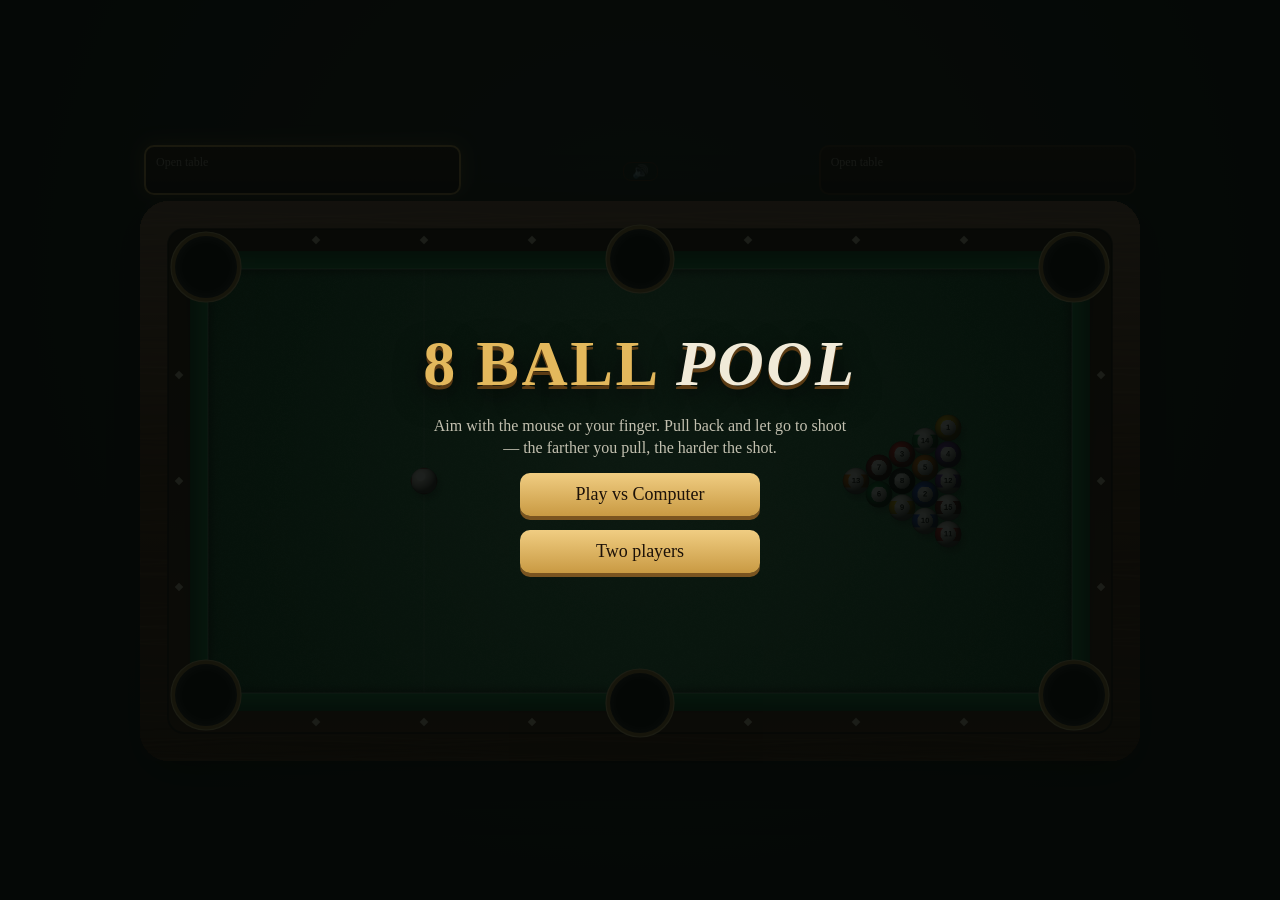
<file: 8 BALL POOL/index.html>
<!DOCTYPE html>
<html lang="en"><head><meta charset="utf-8">
<meta name="viewport" content="width=device-width,initial-scale=1,viewport-fit=cover">
<title>8 Ball Pool</title>
<style>
*{box-sizing:border-box;margin:0}
html,body{height:100%;background:radial-gradient(ellipse at 50% 30%,#1d2a22,#080c0a 75%);color:#f1ead8;font-family:Georgia,"Palatino Linotype",serif;overflow:hidden}
body{display:flex;flex-direction:column;align-items:center;justify-content:center}
#hud{display:flex;gap:10px;align-items:stretch;padding:6px 4px}
.pl{flex:1;min-width:0;background:linear-gradient(#2a1a10,#170d07);border:2px solid #4a2f1a;border-radius:10px;padding:5px 10px;transition:.25s}
.pl.on{border-color:#e3b85c;box-shadow:0 0 18px #e3b85c66}
.pl b{display:block;font-size:15px;white-space:nowrap;overflow:hidden;text-overflow:ellipsis}
.pl small{opacity:.7;font-size:12px}
.chips{display:flex;gap:3px;margin-top:3px;min-height:15px}
.chip{width:15px;height:15px;border-radius:50%;border:1px solid #0008}
#mid{width:34%;display:flex;flex-direction:column;justify-content:center;align-items:center;gap:3px}
#msg{font-size:14px;text-align:center;color:#e3b85c;font-style:italic;line-height:1.2}
#snd{background:none;border:1px solid #4a2f1a;color:#f1ead8;border-radius:8px;padding:1px 8px;cursor:pointer}
canvas{display:block;touch-action:none;border-radius:16px;box-shadow:0 14px 50px #000c;cursor:crosshair}
#ov{position:fixed;inset:0;background:#050806e6;display:flex;align-items:center;justify-content:center;flex-direction:column;gap:14px;text-align:center;padding:16px;z-index:5}
h1{font-size:clamp(34px,8vw,64px);letter-spacing:.04em;color:#e3b85c;text-shadow:0 4px 0 #5b3b14,0 10px 30px #000}
h1 i{color:#f1ead8}
#ov p{max-width:420px;opacity:.8;line-height:1.4}
.b{font:inherit;font-size:18px;color:#1c1108;background:linear-gradient(#f0cd82,#c99a43);border:0;border-radius:10px;padding:11px 26px;min-width:240px;cursor:pointer;box-shadow:0 4px 0 #7a5420}
.b:active{transform:translateY(3px);box-shadow:0 1px 0 #7a5420}
</style></head><body>
<div id="hud"><div class="pl" id="p0"></div><div id="mid"><div id="msg"></div><button id="snd" title="Sound">🔊</button></div><div class="pl" id="p1"></div></div>
<canvas id="c"></canvas>
<div id="ov"></div>
<script>
const W=1000,H=560,L=68,T=68,R=932,B=492,BR=13,S=52,RR=24,HX=284,CY=280;
const cv=document.getElementById('c'),cx=cv.getContext('2d'),ov=document.getElementById('ov'),msgEl=document.getElementById('msg');
const COL=['#ffffff','#f5c400','#1e4fd8','#e02020','#6a2fa8','#f57c00','#0a8a3a','#7a1a1a','#151515'];
const RGB=COL.map(h=>[1,3,5].map(i=>parseInt(h.substr(i,2),16)));
const PK=[[L-2,T-2,31],[500,T-10,30],[R+2,T-2,31],[L-2,B+2,31],[500,B+10,30],[R+2,B+2,31]];
const g=n=>n<8?'solid':n>8?'stripe':'eight',sh=a=>a.sort(()=>Math.random()-.5);
let balls=[],P=[],cur=0,st='menu',aimA=0,power=0,pull=0,pull0=0,drag=null,ptr={x:500,y:280},shotPk=[],firstHit=null,cuePk=false,wasClear=false,aiT=0,plan=null,tbl,AC,mute=false;

/* ---------- sound ---------- */
addEventListener('pointerdown',()=>{try{AC=AC||new(window.AudioContext||window.webkitAudioContext)();AC.resume()}catch(e){}});
function snd(v,f){if(mute||!AC||v<.4)return;try{const o=AC.createOscillator(),a=AC.createGain(),t=AC.currentTime;o.type='triangle';o.frequency.value=f;a.gain.setValueAtTime(Math.min(.35,v/28),t);a.gain.exponentialRampToValueAtTime(.001,t+.09);o.connect(a);a.connect(AC.destination);o.start(t);o.stop(t+.1)}catch(e){}}
document.getElementById('snd').onclick=e=>{mute=!mute;e.target.textContent=mute?'🔇':'🔊'};

/* ---------- balls ---------- */
function mk(n,x,y){const sp=document.createElement('canvas');sp.width=sp.height=S;const c=sp.getContext('2d');return{n,x,y,ox:x,oy:y,vx:0,vy:0,s:0,tx:0,ty:0,M:[1,0,0,0,1,0,0,0,1],dirty:1,sp,c,id:c.createImageData(S,S)}}
function rack(){balls=[mk(0,HX,CY)];const so=sh([1,2,3,4,5,6,7]),sd=sh([9,10,11,12,13,14,15]),a=[];a[4]=8;a[10]=so.pop();a[14]=sd.pop();const rest=sh([...so,...sd]);for(let i=0;i<15;i++)if(!a[i])a[i]=rest.pop();const r=BR+.3;let i=0;for(let row=0;row<5;row++)for(let j=0;j<=row;j++)balls.push(mk(a[i++],716+row*Math.sqrt(3)*r,CY+(j-row/2)*2*r))}
function shade(b){const M=b.M,d=b.id.data,n=b.n,ci=n?((n-1)%8)+1:0,base=RGB[ci];
 for(let y=0;y<S;y++)for(let x=0;x<S;x++){const nx=(x+.5-S/2)/RR,ny=(y+.5-S/2)/RR,rr=Math.hypot(nx,ny),i=(y*S+x)*4;if(rr>1.04){d[i+3]=0;continue}
  const nz=Math.sqrt(Math.max(0,1-rr*rr)),qx=M[0]*nx+M[3]*ny+M[6]*nz,qy=M[1]*nx+M[4]*ny+M[7]*nz,qz=M[2]*nx+M[5]*ny+M[8]*nz;let c=base;
  if(n==0){c=Math.abs(qx)>.95||Math.abs(qy)>.95?[200,30,30]:[248,246,238]}
  else{if(n>8&&Math.abs(qy)>.52)c=[248,246,238];if(Math.abs(qz)>.8)c=[250,250,244]}
  const dl=Math.max(0,-.45*nx-.6*ny+.66*nz),k=(.3+.78*dl)*(.6+.4*Math.sqrt(nz)),sp=Math.pow(Math.max(0,-.25*nx-.333*ny+.922*nz),55)*.95,sp2=Math.pow(Math.max(0,.3*nx+.5*ny+.4*nz),8)*.08;
  d[i]=Math.min(255,c[0]*k+(sp+sp2)*255);d[i+1]=Math.min(255,c[1]*k+(sp+sp2)*255);d[i+2]=Math.min(255,c[2]*k+(sp+sp2)*255);d[i+3]=rr<=1?255:(1.04-rr)/.04*255}
 b.c.putImageData(b.id,0,0);
 if(n){b.c.font='bold 14px Arial,sans-serif';b.c.textAlign='center';b.c.textBaseline='middle';for(const s of[1,-1]){const z=s*M[8];if(z>.4){b.c.save();b.c.translate(S/2+s*M[2]*RR,S/2+s*M[5]*RR);const q=Math.sqrt(z);b.c.scale(q,q);b.c.fillStyle='#111';b.c.fillText(n,0,.5);b.c.restore()}}}
 b.dirty=0}
function spin(b){const dx=b.x-b.ox,dy=b.y-b.oy,l=Math.hypot(dx,dy);if(l<.01)return;const th=l/BR,kx=-dy/l,ky=dx/l,c=Math.cos(th),s=Math.sin(th),t=1-c,Q=[c+kx*kx*t,kx*ky*t,ky*s,kx*ky*t,c+ky*ky*t,-kx*s,-ky*s,kx*s,c],M=b.M,N=[];for(let i=0;i<3;i++)for(let j=0;j<3;j++)N[i*3+j]=Q[i*3]*M[j]+Q[i*3+1]*M[3+j]+Q[i*3+2]*M[6+j];b.M=N;b.dirty=1}

/* ---------- physics ---------- */
function pocket(a,p){a.s=1;a.tx=p[0];a.ty=p[1];a.vx=a.vy=0;if(a.n==0)cuePk=true;else shotPk.push(a.n);snd(9,160)}
function physics(){const N=8,lo=L+BR,hi=R-BR,to=T+BR,bo=B-BR;for(const b of balls){b.ox=b.x;b.oy=b.y}
 for(let s=0;s<N;s++){for(const b of balls)if(b.s==0){b.x+=b.vx/N;b.y+=b.vy/N}
  for(let i=0;i<balls.length;i++){const a=balls[i];if(a.s)continue;
   for(const p of PK)if(Math.hypot(a.x-p[0],a.y-p[1])<p[2]){pocket(a,p);break}
   if(a.s)continue;
   if(a.x<lo){a.x=lo;if(a.vx<0){a.vx*=-.8;snd(a.vx,300)}}else if(a.x>hi){a.x=hi;if(a.vx>0){a.vx*=-.8;snd(-a.vx,300)}}
   if(a.y<to){a.y=to;if(a.vy<0){a.vy*=-.8;snd(a.vy,300)}}else if(a.y>bo){a.y=bo;if(a.vy>0){a.vy*=-.8;snd(-a.vy,300)}}
   for(let j=i+1;j<balls.length;j++){const b=balls[j];if(b.s)continue;const dx=b.x-a.x,dy=b.y-a.y,dd=dx*dx+dy*dy;
    if(dd<4*BR*BR&&dd>1e-6){const d=Math.sqrt(dd),nx=dx/d,ny=dy/d,ov=(2*BR-d)/2;a.x-=nx*ov;a.y-=ny*ov;b.x+=nx*ov;b.y+=ny*ov;const vn=(b.vx-a.vx)*nx+(b.vy-a.vy)*ny;
     if(vn<0){const J=-(1.96)*vn/2;a.vx-=J*nx;a.vy-=J*ny;b.vx+=J*nx;b.vy+=J*ny;if(!firstHit){if(a.n==0)firstHit=b;else if(b.n==0)firstHit=a}snd(-vn,800+Math.random()*300)}}}}}
 for(const b of balls)if(b.s==0){const sp=Math.hypot(b.vx,b.vy);if(sp<.04){b.vx=b.vy=0}else{const k=Math.max(0,sp*.9925-.012)/sp;b.vx*=k;b.vy*=k}spin(b)}}

/* ---------- rules ---------- */
const cleared=p=>!balls.some(b=>b.n&&b.n!=8&&b.s==0&&g(b.n)==p.group);
function say(t){msgEl.textContent=t}
function hud(){P.forEach((p,i)=>{const el=document.getElementById('p'+i);el.className='pl'+(i==cur&&st!='over'?' on':'');let ch='';if(p.group){const ns=p.group=='solid'?[1,2,3,4,5,6,7]:[9,10,11,12,13,14,15];ch=ns.map(n=>{const o=balls.find(b=>b.n==n),c=COL[((n-1)%8)+1];return`<span class="chip" style="background:${n>8?`linear-gradient(#fff 22%,${c} 22% 78%,#fff 78%)`:c};opacity:${o&&o.s==-1?.2:1}"></span>`}).join('')}
 el.innerHTML=`<b>${p.name}</b><small>${p.group?(p.group=='solid'?'Solids':'Stripes'):'Open table'}</small><div class="chips">${ch}</div>`})}
function endShot(){const me=P[cur],op=P[1-cur],pk=shotPk,fh=firstHit;let foul=false,m='';
 if(cuePk){foul=true;m='Scratch!'}else if(!fh){foul=true;m='No ball hit!'}
 else if(me.group?(fh.n==8?!wasClear:g(fh.n)!=me.group):fh.n==8){foul=true;m='Wrong ball first!'}
 if(pk.includes(8)){const lose=foul||!wasClear;over(lose?1-cur:cur,lose?'The 8-ball went down too early or on a foul.':'Clean finish on the 8-ball.');return}
 if(!me.group&&!foul&&pk[0]){me.group=g(pk[0]);op.group=me.group=='solid'?'stripe':'solid'}
 const keep=!foul&&pk.some(n=>g(n)==me.group);
 if(cuePk){const c=balls[0];c.s=0;c.vx=c.vy=0;c.x=HX;c.y=CY}
 if(!keep)cur=1-cur;aiT=0;plan=null;pull=0;power=0;
 if(foul){st='place';say(m+' '+P[cur].name+(P[cur].ai?' gets':', you get')+' ball in hand')}
 else{st='aim';say(keep?P[cur].name+(P[cur].ai?' shoots again':', shoot again'):(P[cur].ai?'Computer is up':'Your turn, '+P[cur].name))}
 hud()}
function over(w,why){st='over';hud();ov.style.display='flex';ov.innerHTML=`<h1>${P[w].name}<br><i>wins</i></h1><p>${why}</p><button class="b" onclick="menu()">Play again</button>`}
function menu(){st='menu';rack();ov.style.display='flex';ov.innerHTML=`<h1>8 BALL <i>POOL</i></h1><p>Aim with the mouse or your finger. Pull back and let go to shoot — the farther you pull, the harder the shot.</p><button class="b" onclick="newGame(1)">Play vs Computer</button><button class="b" onclick="newGame(0)">Two players</button>`;P=[{name:'',group:null},{name:'',group:null}];hud()}
function newGame(ai){P=[{name:ai?'You':'Player 1',group:null},{name:ai?'Computer':'Player 2',group:null,ai}];cur=0;rack();aimA=0;power=0;pull=0;aiT=0;plan=null;st='aim';ov.style.display='none';say('Break! Pull back and release');hud()}

/* ---------- shooting ---------- */
function shoot(){st='strike';pull0=pull=10+power*70;wasClear=!!P[cur].group&&cleared(P[cur]);shotPk=[];firstHit=null;cuePk=false}
function launch(){const c=balls[0],v=.7+power*25;c.vx=Math.cos(aimA)*v;c.vy=Math.sin(aimA)*v;st='roll';snd(power*20+5,520)}
function ray(){const c=balls[0],dx=Math.cos(aimA),dy=Math.sin(aimA);let t=1e9,hit=null;
 for(const b of balls){if(b===c||b.s)continue;const fx=b.x-c.x,fy=b.y-c.y,pr=fx*dx+fy*dy;if(pr<=0)continue;const d2=fx*fx+fy*fy-pr*pr;if(d2>4*BR*BR)continue;const tt=pr-Math.sqrt(4*BR*BR-d2);if(tt<t){t=tt;hit=b}}
 const wx=dx>0?(R-BR-c.x)/dx:dx<0?(L+BR-c.x)/dx:1e9,wy=dy>0?(B-BR-c.y)/dy:dy<0?(T+BR-c.y)/dy:1e9,tw=Math.min(wx,wy);if(tw<t){t=tw;hit=null}return{t,hit}}
const okT=b=>P[cur].group?(b.n==8?cleared(P[cur]):g(b.n)==P[cur].group):b.n!=8;
function clear(x1,y1,x2,y2,ex){const dx=x2-x1,dy=y2-y1,l2=dx*dx+dy*dy||1;for(const o of balls){if(o.s||ex.includes(o))continue;const t=Math.max(0,Math.min(1,((o.x-x1)*dx+(o.y-y1)*dy)/l2));if(Math.hypot(x1+dx*t-o.x,y1+dy*t-o.y)<2*BR*.98)return false}return true}
function aiPlan(){const c=balls[0],legal=balls.filter(b=>b.n&&b.s==0&&okT(b));let best=null;
 for(const b of legal)for(const p of PK){let ux=p[0]-b.x,uy=p[1]-b.y;const ud=Math.hypot(ux,uy);ux/=ud;uy/=ud;const gx=b.x-ux*2*BR,gy=b.y-uy*2*BR;let vx=gx-c.x,vy=gy-c.y;const vd=Math.hypot(vx,vy);vx/=vd;vy/=vd;const cut=vx*ux+vy*uy;if(cut<.35)continue;
  if(!clear(c.x,c.y,gx,gy,[c,b])||!clear(b.x,b.y,p[0],p[1],[b]))continue;const sc=cut*2-(vd+ud)/1500;if(!best||sc>best.sc)best={sc,a:Math.atan2(vy,vx),pw:Math.min(1,.26+(vd+ud)/950)}}
 if(!best){const b=legal[0]||balls.find(o=>o.n&&o.s==0);best={a:Math.atan2(b.y-c.y,b.x-c.x),pw:.5}}
 best.a+=(Math.random()-.5)*.03;return best}
function aiTick(){aiT++;if(aiT==35)plan=aiPlan();if(plan){aimA=plan.a;power=Math.min(plan.pw,power+plan.pw/45);if(aiT>90&&power>=plan.pw-.001)shoot()}}
const okSpot=(x,y)=>x>=L+BR&&x<=R-BR&&y>=T+BR&&y<=B-BR&&balls.every(b=>b.n==0||b.s||Math.hypot(b.x-x,b.y-y)>=2*BR);
function aiPlace(){const c=balls[0];for(let i=0;i<300;i++){const x=L+BR+Math.random()*(HX-L-BR),y=T+BR+Math.random()*(B-T-2*BR);if(okSpot(x,y)){c.x=x;c.y=y;break}}st='aim';aiT=0;say('Computer is up')}
function upd(){for(const b of balls)if(b.s>0){b.s++;b.x+=(b.tx-b.x)*.22;b.y+=(b.ty-b.y)*.22;if(b.s>16){b.s=-1;hud()}}
 if(st=='roll'){physics();if(balls.every(b=>b.s?b.s<0:(!b.vx&&!b.vy)))endShot()}
 else if(st=='strike'){pull-=Math.max(5,pull0/6);if(pull<=0){pull=0;launch()}}
 else if(st=='aim'&&P[cur].ai)aiTick();
 else if(st=='place'&&P[cur].ai&&++aiT>40)aiPlace()}

/* ---------- input ---------- */
const human=()=>P[cur]&&!P[cur].ai;
function pos(e){const r=cv.getBoundingClientRect();return{x:(e.clientX-r.left)*W/r.width,y:(e.clientY-r.top)*H/r.height}}
function dragUpd(){const dx=drag.x-ptr.x,dy=drag.y-ptr.y,d=Math.hypot(dx,dy);if(d>10){aimA=Math.atan2(dy,dx);power=Math.min(1,(d-10)/170)}else power=0}
function moveCue(){const c=balls[0];c.x=Math.max(L+BR,Math.min(R-BR,ptr.x));c.y=Math.max(T+BR,Math.min(B-BR,ptr.y))}
cv.addEventListener('pointermove',e=>{ptr=pos(e);if(st=='aim'&&human()){if(drag)dragUpd();else if(e.pointerType!='touch')aimA=Math.atan2(ptr.y-balls[0].y,ptr.x-balls[0].x)}else if(st=='place'&&human())moveCue()});
cv.addEventListener('pointerdown',e=>{cv.setPointerCapture(e.pointerId);ptr=pos(e);if(st=='aim'&&human()){drag={x:ptr.x,y:ptr.y};power=0}else if(st=='place'&&human())moveCue()});
cv.addEventListener('pointerup',e=>{ptr=pos(e);if(drag){drag=null;if(power>.04)shoot();else power=0}else if(st=='place'&&human()){moveCue();const c=balls[0];c.s=1;const ok=okSpot(c.x,c.y);c.s=0;if(ok){st='aim';say('Aim and shoot')}}});
cv.addEventListener('pointercancel',()=>{drag=null;power=0});

/* ---------- table art (pre-rendered) ---------- */
function buildTable(k){tbl=document.createElement('canvas');tbl.width=cv.width;tbl.height=cv.height;const t=tbl.getContext('2d');t.scale(k,k);let gr;
 t.beginPath();t.roundRect(0,0,W,H,30);gr=t.createLinearGradient(0,0,0,H);gr.addColorStop(0,'#7b4524');gr.addColorStop(.5,'#5d3217');gr.addColorStop(1,'#43230f');t.fillStyle=gr;t.fill();t.save();t.clip();
 for(let i=0;i<150;i++){t.strokeStyle=`rgba(${Math.random()<.5?'0,0,0':'255,200,140'},${.03+Math.random()*.06})`;t.lineWidth=.5+Math.random()*1.8;const y=Math.random()*H;t.beginPath();t.moveTo(0,y);for(let x=0;x<=W;x+=100)t.lineTo(x,y+Math.sin(x*.02+i)*3+Math.random()*2);t.stroke()}
 gr=t.createLinearGradient(0,0,0,H*.5);gr.addColorStop(0,'rgba(255,255,255,.2)');gr.addColorStop(1,'rgba(255,255,255,0)');t.fillStyle=gr;t.fillRect(0,0,W,H);t.restore();
 t.beginPath();t.roundRect(28,28,W-56,H-56,16);gr=t.createLinearGradient(0,28,0,H-28);gr.addColorStop(0,'#2b180c');gr.addColorStop(1,'#4d2c17');t.fillStyle=gr;t.fill();t.strokeStyle='#0009';t.lineWidth=2;t.stroke();
 gr=t.createRadialGradient(500,280,30,500,280,560);gr.addColorStop(0,'#22a05a');gr.addColorStop(.55,'#127a40');gr.addColorStop(1,'#085a2b');t.fillStyle=gr;t.fillRect(50,50,900,460);
 const nz=document.createElement('canvas');nz.width=nz.height=96;const nc=nz.getContext('2d'),ni=nc.createImageData(96,96);for(let i=0;i<ni.data.length;i+=4){const v=Math.random()<.5?0:255;ni.data[i]=ni.data[i+1]=ni.data[i+2]=v;ni.data[i+3]=Math.random()*16}nc.putImageData(ni,0,0);t.fillStyle=t.createPattern(nz,'repeat');t.fillRect(50,50,900,460);
 gr=t.createRadialGradient(500,250,10,500,270,480);gr.addColorStop(0,'rgba(255,255,220,.2)');gr.addColorStop(1,'rgba(255,255,220,0)');t.fillStyle=gr;t.fillRect(50,50,900,460);
 t.strokeStyle='rgba(255,255,255,.12)';t.lineWidth=1.5;t.beginPath();t.moveTo(HX,T);t.lineTo(HX,B);t.stroke();t.fillStyle='rgba(255,255,255,.25)';for(const x of[HX,716]){t.beginPath();t.arc(x,CY,3,0,7);t.fill()}
 const cush=(pts,off,gd)=>{t.save();t.shadowColor='rgba(0,0,0,.6)';t.shadowBlur=9;t.shadowOffsetX=off[0];t.shadowOffsetY=off[1];const c=t.createLinearGradient(...gd);c.addColorStop(0,'#17a050');c.addColorStop(1,'#0a5e2d');t.fillStyle=c;t.beginPath();pts.forEach((p,i)=>i?t.lineTo(p[0],p[1]):t.moveTo(p[0],p[1]));t.closePath();t.fill();t.restore();t.strokeStyle='rgba(255,255,255,.28)';t.lineWidth=1.4;t.beginPath();t.moveTo(pts[2][0],pts[2][1]);t.lineTo(pts[3][0],pts[3][1]);t.stroke()};
 for(const[xa,xb]of[[100,468],[532,900]])for(const top of[1,0]){const yo=top?50:510,yi=top?68:492;cush([[xa-16,yo],[xb+16,yo],[xb,yi],[xa,yi]],[0,top?3:-3],[0,yi,0,yo])}
 for(const left of[1,0]){const xo=left?50:950,xi=left?68:932;cush([[xo,84],[xo,476],[xi,460],[xi,100]],[left?3:-3,0],[xi,0,xo,0])}
 for(const[x,y,r]of PK){t.fillStyle='#b8923f';t.beginPath();t.arc(x,y,r+4,0,7);t.fill();t.strokeStyle='#f0d68a';t.lineWidth=1.2;t.stroke();gr=t.createRadialGradient(x,y,2,x,y,r);gr.addColorStop(0,'#000');gr.addColorStop(.75,'#050505');gr.addColorStop(1,'#222');t.fillStyle=gr;t.beginPath();t.arc(x,y,r,0,7);t.fill()}
 const dia=(x,y)=>{t.save();t.translate(x,y);t.rotate(Math.PI/4);t.fillStyle='#efe3c4';t.fillRect(-3,-3,6,6);t.restore()};
 for(const q of[1,2,3,5,6,7]){const x=L+(R-L)*q/8;dia(x,39);dia(x,521)}for(const q of[1,2,3]){const y=T+(B-T)*q/4;dia(39,y);dia(961,y)}}

/* ---------- render ---------- */
function drawCue(){const c=balls[0],pl=st=='strike'?pull:10+power*70,d=BR+4+pl,len=380;cx.save();cx.translate(c.x,c.y);cx.rotate(aimA+Math.PI);cx.shadowColor='rgba(0,0,0,.5)';cx.shadowBlur=8;cx.shadowOffsetY=5;
 const w=x=>1.7+(x-d)/len*3.3,seg=(a,b,f)=>{cx.fillStyle=f;cx.beginPath();cx.moveTo(a,-w(a));cx.lineTo(b,-w(b));cx.lineTo(b,w(b));cx.lineTo(a,w(a));cx.closePath();cx.fill()};
 let gr=cx.createLinearGradient(0,-5,0,5);gr.addColorStop(0,'#f6e3b8');gr.addColorStop(.5,'#c98f4b');gr.addColorStop(1,'#6d3f1c');seg(d+22,d+len*.62,gr);
 gr=cx.createLinearGradient(0,-6,0,6);gr.addColorStop(0,'#5a3320');gr.addColorStop(.5,'#2e1a10');gr.addColorStop(1,'#140b06');seg(d+len*.62,d+len,gr);seg(d+5,d+22,'#f4f1e8');seg(d,d+5,'#2f7fd1');
 cx.shadowColor='transparent';cx.fillStyle='#d9b45a';cx.fillRect(d+len*.62-2,-w(d+len*.62),4,2*w(d+len*.62));cx.restore()}
function draw(){const k=cv.width/W;cx.setTransform(1,0,0,1,0,0);cx.drawImage(tbl,0,0);cx.setTransform(k,0,0,k,0,0);
 for(const b of balls){if(b.s<0)continue;const sc=b.s>0?1-b.s/17:1,gr=cx.createRadialGradient(b.x+3,b.y+5,1,b.x+3,b.y+5,BR*1.35);gr.addColorStop(0,`rgba(0,0,0,${.5*sc})`);gr.addColorStop(1,'rgba(0,0,0,0)');cx.fillStyle=gr;cx.beginPath();cx.arc(b.x+3,b.y+5,BR*1.4,0,7);cx.fill()}
 const ds=S*BR/RR;for(const b of balls){if(b.s<0)continue;if(b.dirty)shade(b);const sc=b.s>0?1-b.s/17:1;cx.globalAlpha=b.s>0?sc:1;cx.drawImage(b.sp,b.x-ds/2*sc,b.y-ds/2*sc,ds*sc,ds*sc)}cx.globalAlpha=1;
 const c=balls[0];
 if(st=='place'&&human()){cx.lineWidth=2.5;cx.strokeStyle=okSpot(c.x,c.y)?'#7dff9c':'#ff6b6b';cx.beginPath();cx.arc(c.x,c.y,BR+4,0,7);cx.stroke()}
 if((st=='aim'||st=='strike')&&c.s==0){if(st=='aim'){const{t,hit}=ray(),dx=Math.cos(aimA),dy=Math.sin(aimA),gx=c.x+dx*t,gy=c.y+dy*t;cx.save();cx.setLineDash([7,6]);cx.lineWidth=1.6;cx.strokeStyle='rgba(255,255,255,.8)';cx.beginPath();cx.moveTo(c.x+dx*BR,c.y+dy*BR);cx.lineTo(gx,gy);cx.stroke();cx.setLineDash([]);cx.beginPath();cx.arc(gx,gy,BR,0,7);cx.stroke();
   if(hit){let nx=hit.x-gx,ny=hit.y-gy;const l=Math.hypot(nx,ny);nx/=l;ny/=l;cx.strokeStyle='rgba(255,220,110,.95)';cx.beginPath();cx.moveTo(hit.x,hit.y);cx.lineTo(hit.x+nx*64,hit.y+ny*64);cx.stroke()}cx.restore()}drawCue()}
 if((st=='aim'||st=='strike')&&power>0){const x=9,y=110,w=14,h=340,gr=cx.createLinearGradient(0,y+h,0,y);gr.addColorStop(0,'#3ddc84');gr.addColorStop(.6,'#f2d24b');gr.addColorStop(1,'#e8452f');cx.fillStyle='#0008';cx.beginPath();cx.roundRect(x,y,w,h,7);cx.fill();cx.fillStyle=gr;cx.beginPath();cx.roundRect(x,y+h*(1-power),w,h*power,7);cx.fill()}}

/* ---------- loop & layout ---------- */
function fit(){const hud=document.getElementById('hud');hud.style.width='100%';let w=Math.min(innerWidth,1000);hud.style.width=w+'px';const hh=hud.offsetHeight;let h=w*H/W;if(h>innerHeight-hh-4){h=innerHeight-hh-4;w=h*W/H}hud.style.width=w+'px';cv.style.width=w+'px';cv.style.height=h+'px';const d=Math.min(devicePixelRatio||1,2.5);cv.width=Math.round(w*d);cv.height=Math.round(h*d);buildTable(cv.width/W)}
addEventListener('resize',fit);
let last=0,acc=0;function loop(t){acc+=Math.min(t-last,50);last=t;while(acc>=16.67){upd();acc-=16.67}draw();requestAnimationFrame(loop)}
menu();fit();requestAnimationFrame(t=>{last=t;loop(t)});
</script></body></html>
</file>
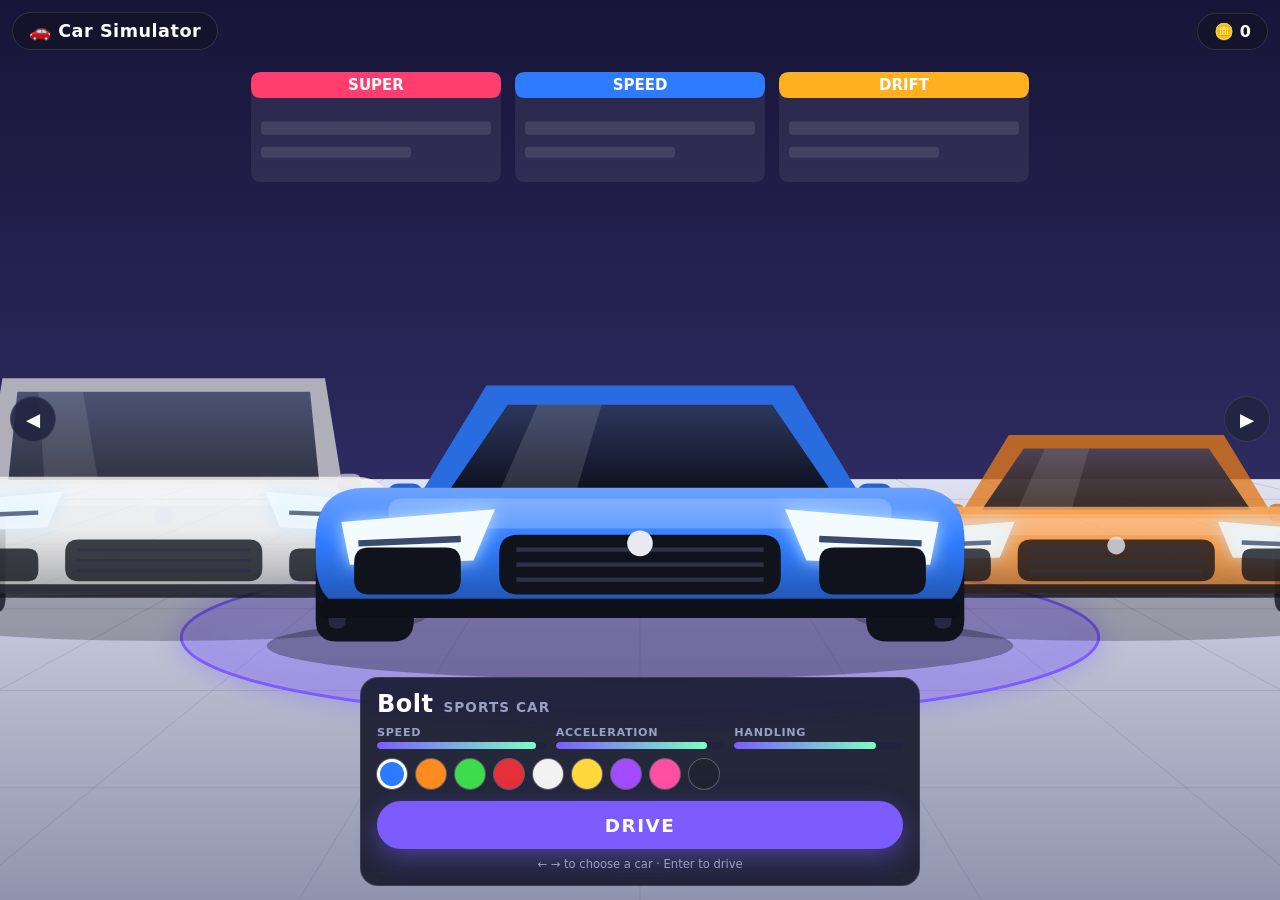
<file: Bolt Car/index.html>
<!DOCTYPE html>
<html lang="en">
<head>
<meta charset="utf-8">
<meta name="viewport" content="width=device-width,initial-scale=1,maximum-scale=1,user-scalable=no,viewport-fit=cover">
<title>Car Simulator</title>
<style>
  *{box-sizing:border-box;-webkit-tap-highlight-color:transparent}
  html,body{margin:0;height:100%;overflow:hidden;background:#0d0f1c;color:#fff;font-family:system-ui,-apple-system,"Segoe UI",Roboto,sans-serif;user-select:none;-webkit-user-select:none;touch-action:none}
  canvas{position:fixed;inset:0;display:block}
  button{font:inherit;color:#fff;cursor:pointer;border:0}
  .ui{position:fixed;z-index:5}
  .pill{background:rgba(19,21,40,.8);border:1px solid rgba(255,255,255,.12);border-radius:999px;padding:8px 16px;font-weight:800;backdrop-filter:blur(6px);display:inline-block}
  .round{width:46px;height:46px;border-radius:50%;background:rgba(32,36,63,.88);font-size:1.15rem;display:grid;place-items:center;border:1px solid rgba(255,255,255,.1)}
  .round:hover,.round:active{background:#7c5cff}

  /* ---------- Garage ---------- */
  #garage{inset:0;pointer-events:none}
  #gtop{position:absolute;top:12px;left:12px;right:12px;display:flex;justify-content:space-between;align-items:center;gap:10px}
  #gtop .brand{font-size:1.1rem;letter-spacing:.03em}
  .arrow{position:absolute;top:44%;pointer-events:auto}
  #prev{left:10px}#next{right:10px}
  #panel{position:absolute;left:50%;bottom:14px;transform:translateX(-50%);width:min(94vw,560px);background:rgba(19,21,40,.88);border:1px solid rgba(255,255,255,.12);border-radius:18px;padding:12px 16px 14px;pointer-events:auto;backdrop-filter:blur(8px)}
  #chead{display:flex;align-items:baseline;gap:10px}
  #cname{font-size:1.5rem;font-weight:900;letter-spacing:.02em}
  #ctype{color:#9aa0c3;font-weight:700;font-size:.85rem;text-transform:uppercase;letter-spacing:.08em}
  .stats{display:grid;grid-template-columns:repeat(3,1fr);gap:10px;margin:8px 0 10px}
  .st small{display:block;color:#9aa0c3;font-weight:700;font-size:.7rem;text-transform:uppercase;letter-spacing:.06em;margin-bottom:3px}
  .bar{height:7px;border-radius:99px;background:#20243f;overflow:hidden}
  .bar i{display:block;height:100%;border-radius:99px;background:linear-gradient(90deg,#7c5cff,#7cffc4)}
  #sw{display:flex;gap:9px;flex-wrap:wrap;margin-bottom:12px}
  #sw button{width:30px;height:30px;border-radius:50%;border:3px solid transparent;box-shadow:0 0 0 1px rgba(255,255,255,.25)}
  #sw button.on{border-color:#fff}
  #drive{width:100%;height:48px;border-radius:999px;background:#7c5cff;font-weight:900;font-size:1.15rem;letter-spacing:.08em;box-shadow:0 8px 24px rgba(124,92,255,.45)}
  #drive:hover{filter:brightness(1.12)}
  #ghint{text-align:center;color:#9aa0c3;font-size:.72rem;margin-top:8px}

  /* ---------- HUD ---------- */
  #hud{inset:0;pointer-events:none;display:none}
  body.drive #hud{display:block}
  body.drive #garage{display:none}
  #hl{position:absolute;top:12px;left:12px;display:flex;flex-direction:column;gap:8px;align-items:flex-start}
  #hr{position:absolute;top:12px;right:12px;display:flex;gap:8px;pointer-events:auto}
  #drift{position:absolute;top:70px;left:50%;transform:translateX(-50%);font-weight:900;font-size:1.5rem;color:#ffd24a;text-shadow:0 2px 10px rgba(0,0,0,.6);opacity:0;transition:opacity .2s;white-space:nowrap}
  #gauge{position:absolute;left:50%;bottom:14px;transform:translateX(-50%);text-align:center;min-width:180px}
  #spd{font-size:2.6rem;font-weight:900;line-height:1;text-shadow:0 2px 12px rgba(0,0,0,.6)}
  #spd small{font-size:.8rem;color:#c8ccec;margin-left:4px}
  #nb{height:9px;border-radius:99px;background:rgba(19,21,40,.8);margin-top:6px;overflow:hidden;border:1px solid rgba(255,255,255,.15)}
  #nb i{display:block;height:100%;width:100%;background:linear-gradient(90deg,#ff8a1f,#ffd24a)}
  #tip{position:absolute;left:50%;top:116px;transform:translateX(-50%);color:#e9ebff;background:rgba(19,21,40,.7);padding:6px 14px;border-radius:999px;font-size:.8rem;font-weight:700;transition:opacity .6s;white-space:nowrap}

  /* ---------- Touch controls ---------- */
  #ctl{inset:0;pointer-events:none;display:none}
  .cl,.cr{position:absolute;bottom:calc(14px + env(safe-area-inset-bottom,0px));display:grid;gap:10px;pointer-events:auto}
  .cl{left:14px;grid-template-columns:repeat(2,72px)}
  .cr{right:14px;grid-template-columns:repeat(2,72px)}
  #ctl button{height:72px;border-radius:20px;background:rgba(32,36,63,.78);border:1px solid rgba(255,255,255,.14);font-size:1.5rem;font-weight:900;touch-action:none}
  #ctl button.on{background:#7c5cff}
  #ctl .gas{background:rgba(61,220,74,.45)}
  #ctl .brake{background:rgba(229,48,58,.45)}
  #ctl .nos{font-size:1.2rem;background:rgba(255,138,31,.5)}
  #ctl .dr{font-size:.8rem;letter-spacing:.05em}
  @media (pointer:coarse){body.drive #ctl{display:block}body.drive #gauge{bottom:calc(110px + env(safe-area-inset-bottom,0px));pointer-events:none}body.drive #spd{font-size:2rem}#ghint{display:none}}

  @media (max-height:540px){
    #panel{left:auto;right:12px;bottom:50%;transform:translateY(50%);width:250px}
    #gauge{bottom:10px}
    #tip{display:none}
  }
</style>
</head>
<body>
<canvas id="cv"></canvas>

<!-- Garage UI -->
<div id="garage" class="ui">
  <div id="gtop">
    <div class="pill brand">🚗 Car Simulator</div>
    <div class="pill">🪙 <b id="gcoins">0</b></div>
  </div>
  <button id="prev" class="round arrow" aria-label="Previous car" type="button">&#9664;</button>
  <button id="next" class="round arrow" aria-label="Next car" type="button">&#9654;</button>
  <div id="panel">
    <div id="chead"><div id="cname">Bolt</div><div id="ctype">Sport</div></div>
    <div class="stats">
      <div class="st"><small>Speed</small><div class="bar"><i id="b1"></i></div></div>
      <div class="st"><small>Acceleration</small><div class="bar"><i id="b2"></i></div></div>
      <div class="st"><small>Handling</small><div class="bar"><i id="b3"></i></div></div>
    </div>
    <div id="sw"></div>
    <button id="drive" type="button">DRIVE</button>
    <div id="ghint">&#8592; &#8594; to choose a car &middot; Enter to drive</div>
  </div>
</div>

<!-- Driving HUD -->
<div id="hud" class="ui">
  <div id="hl"><div class="pill">🪙 <b id="coins">0</b></div></div>
  <div id="hr">
    <button class="round" id="mute" type="button" aria-label="Sound">🔊</button>
    <button class="round" id="back" type="button" aria-label="Garage">🏠</button>
  </div>
  <div id="drift"></div>
  <div id="tip">W/A/S/D or arrows to drive &middot; Space = drift &middot; Shift = nitro &middot; collect coins</div>
  <div id="gauge"><div id="spd">0<small>KM/H</small></div><div id="nb"><i id="nf"></i></div></div>
</div>

<!-- Touch controls -->
<div id="ctl" class="ui">
  <div class="cl"><button data-k="left" type="button">&#9664;</button><button data-k="right" type="button">&#9654;</button></div>
  <div class="cr">
    <button class="nos" data-k="nitro" type="button">&#9889;</button>
    <button class="gas" data-k="gas" type="button">&#9650;</button>
    <button class="dr" data-k="drift" type="button">DRIFT</button>
    <button class="brake" data-k="brake" type="button">&#9660;</button>
  </div>
</div>

<script>
(function () {
  'use strict';
  var $ = function (i) { return document.getElementById(i); };
  var cv = $('cv'), c = cv.getContext('2d'), W = 0, H = 0, DPR = 1;

  /* ================= DATA ================= */
  var CARS = [
    { name: 'Bolt',    type: 'sport', color: '#2f7bff', max: 610, acc: 430, turn: 2.7,  grip: 6.6, L: 92, Wd: 44 },
    { name: 'Blaze',   type: 'sport', color: '#ff8a1f', max: 575, acc: 470, turn: 2.9,  grip: 5.4, L: 90, Wd: 44 },
    { name: 'Viper',   type: 'sport', color: '#3ddc4a', max: 545, acc: 440, turn: 3.05, grip: 6.0, L: 88, Wd: 43 },
    { name: 'Crimson', type: 'sport', color: '#e5303a', max: 630, acc: 400, turn: 2.5,  grip: 7.0, L: 94, Wd: 44 },
    { name: 'Titan',   type: 'suv',   color: '#f2f2f2', max: 480, acc: 360, turn: 2.3,  grip: 8.0, L: 92, Wd: 48 }
  ];
  var COLORS = ['#2f7bff', '#ff8a1f', '#3ddc4a', '#e5303a', '#f2f2f2', '#ffd93b', '#a24bff', '#ff4fa3', '#1f2430'];

  var save = { sel: 0, coins: 0, cols: CARS.map(function (x) { return x.color; }) };
  try {
    var s0 = JSON.parse(localStorage.getItem('carsim_v1'));
    if (s0) {
      save.sel = Math.max(0, Math.min(CARS.length - 1, s0.sel | 0));
      save.coins = s0.coins | 0;
      if (s0.cols && s0.cols.length === CARS.length) save.cols = s0.cols;
    }
  } catch (e) {}
  function persist() { try { localStorage.setItem('carsim_v1', JSON.stringify(save)); } catch (e) {} }

  /* ================= HELPERS ================= */
  function shade(hex, amt) {
    var n = parseInt(hex.slice(1), 16), r = n >> 16, g = (n >> 8) & 255, b = n & 255;
    function f(v) { return Math.max(0, Math.min(255, Math.round(amt < 0 ? v * (1 + amt) : v + (255 - v) * amt))); }
    return 'rgb(' + f(r) + ',' + f(g) + ',' + f(b) + ')';
  }
  function rr(x, y, w, h, r) {
    r = Math.min(r, w / 2, h / 2);
    c.beginPath(); c.moveTo(x + r, y); c.lineTo(x + w - r, y); c.quadraticCurveTo(x + w, y, x + w, y + r);
    c.lineTo(x + w, y + h - r); c.quadraticCurveTo(x + w, y + h, x + w - r, y + h); c.lineTo(x + r, y + h);
    c.quadraticCurveTo(x, y + h, x, y + h - r); c.lineTo(x, y + r); c.quadraticCurveTo(x, y, x + r, y); c.closePath();
  }
  function clamp(v, a, b) { return v < a ? a : v > b ? b : v; }
  function rng(seed) {
    return function () {
      seed |= 0; seed = seed + 0x6D2B79F5 | 0;
      var t = Math.imul(seed ^ seed >>> 15, 1 | seed);
      t = t + Math.imul(t ^ t >>> 7, 61 | t) ^ t;
      return ((t ^ t >>> 14) >>> 0) / 4294967296;
    };
  }

  /* ================= WORLD ================= */
  var BLOCK = 380, ROAD = 150, PITCH = BLOCK + ROAD, CELLS = 9, WORLD = CELLS * PITCH + ROAD;
  var blocks = [], parks = [], trees = [], bld = [], coinsArr = [];
  var mm = document.createElement('canvas'); mm.width = mm.height = 130;

  function buildWorld() {
    var R = rng(20261113);
    var pal = ['#c9d1e8', '#e0b9a8', '#b8d8c8', '#e8d9a0', '#a9b7d9', '#d9a9c4', '#9fc5d6', '#cfcfd6'];
    for (var i = 0; i < CELLS; i++) for (var j = 0; j < CELLS; j++) {
      var bx = i * PITCH + ROAD, by = j * PITCH + ROAD;
      blocks.push({ x: bx, y: by });
      if (R() < 0.16) {
        parks.push({ x: bx, y: by });
        for (var k = 0; k < 9; k++) trees.push({ x: bx + 30 + R() * (BLOCK - 60), y: by + 30 + R() * (BLOCK - 60), r: 14 + R() * 10 });
        continue;
      }
      var pad = 14, gap = 12, cw = (BLOCK - pad * 2 - gap) / 2;
      for (var a = 0; a < 2; a++) for (var b = 0; b < 2; b++) {
        if (R() < 0.12) continue;
        var ins = R() * 14;
        bld.push({ x: bx + pad + a * (cw + gap) + ins, y: by + pad + b * (cw + gap) + ins, w: cw - ins * 2, h: cw - ins * 2, c: pal[Math.floor(R() * pal.length)], hh: 6 + R() * 10 });
      }
    }
    // minimap
    var m = mm.getContext('2d'), ms = 130 / WORLD;
    m.fillStyle = '#2c3040'; m.fillRect(0, 0, 130, 130);
    m.fillStyle = '#4d5368'; blocks.forEach(function (b) { m.fillRect(b.x * ms, b.y * ms, BLOCK * ms, BLOCK * ms); });
    m.fillStyle = '#2f6b3a'; parks.forEach(function (b) { m.fillRect(b.x * ms, b.y * ms, BLOCK * ms, BLOCK * ms); });
    m.fillStyle = '#8a90aa'; bld.forEach(function (b) { m.fillRect(b.x * ms, b.y * ms, b.w * ms, b.h * ms); });
    for (var q = 0; q < 70; q++) coinsArr.push(newCoin());
  }
  function newCoin() {
    var vert = Math.random() < 0.5, line = Math.floor(Math.random() * (CELLS + 1)) * PITCH + ROAD / 2 + (Math.random() - 0.5) * 70;
    var along = 60 + Math.random() * (WORLD - 120);
    return { x: vert ? line : along, y: vert ? along : line, p: Math.random() * 6 };
  }

  /* ================= STATE ================= */
  var mode = 'garage', sel = save.sel, selF = sel, T = 0;
  var car = null, cam = { x: 0, y: 0 }, shake = 0;
  var skids = [], parts = [], nitroOn = false, driftT = 0, driftPts = 0, driftShow = 0;
  var keys = { up: 0, down: 0, left: 0, right: 0, space: 0, shift: 0 };
  var touch = { left: 0, right: 0, gas: 0, brake: 0, nitro: 0, drift: 0 };
  var sessionCoins = 0;

  /* ================= AUDIO ================= */
  var AC = null, osc = null, gain = null, muted = false;
  function audioInit() {
    if (AC) { try { AC.resume(); } catch (e) {} return; }
    try {
      AC = new (window.AudioContext || window.webkitAudioContext)();
      osc = AC.createOscillator(); osc.type = 'sawtooth';
      var lp = AC.createBiquadFilter(); lp.type = 'lowpass'; lp.frequency.value = 520;
      gain = AC.createGain(); gain.gain.value = 0;
      osc.connect(lp); lp.connect(gain); gain.connect(AC.destination); osc.start();
    } catch (e) { AC = null; }
  }
  function beep(f, d) {
    if (!AC || muted) return;
    try {
      var o = AC.createOscillator(), g = AC.createGain();
      o.type = 'square'; o.frequency.value = f; g.gain.value = 0.045;
      o.connect(g); g.connect(AC.destination); o.start();
      g.gain.exponentialRampToValueAtTime(0.0001, AC.currentTime + d); o.stop(AC.currentTime + d);
    } catch (e) {}
  }
  function engine() {
    if (!AC || !gain) return;
    var on = mode === 'drive' && !muted && car;
    try {
      gain.gain.setTargetAtTime(on ? 0.03 : 0, AC.currentTime, 0.05);
      if (on) osc.frequency.setTargetAtTime(48 + Math.abs(car.vf || 0) * 0.2 + (nitroOn ? 40 : 0), AC.currentTime, 0.06);
    } catch (e) {}
  }

  /* ================= GARAGE UI ================= */
  function refreshGarage() {
    var d = CARS[sel];
    $('cname').textContent = d.name;
    $('ctype').textContent = d.type === 'suv' ? 'Off-road SUV' : 'Sports car';
    $('b1').style.width = Math.round(clamp(d.max / 650, 0, 1) * 100) + '%';
    $('b2').style.width = Math.round(clamp(d.acc / 480, 0, 1) * 100) + '%';
    $('b3').style.width = Math.round(clamp(d.turn / 3.2, 0, 1) * 100) + '%';
    $('gcoins').textContent = save.coins;
    var sw = $('sw'); sw.innerHTML = '';
    COLORS.forEach(function (col) {
      var b = document.createElement('button'); b.type = 'button'; b.style.background = col; b.setAttribute('aria-label', 'Color ' + col);
      if (save.cols[sel] === col) b.className = 'on';
      b.onclick = function () { save.cols[sel] = col; persist(); refreshGarage(); };
      sw.appendChild(b);
    });
  }
  function choose(dir) { sel = (sel + dir + CARS.length) % CARS.length; if (sel - selF > CARS.length / 2) selF += CARS.length; else if (sel - selF < -CARS.length / 2) selF -= CARS.length; save.sel = sel; persist(); refreshGarage(); }
  $('prev').onclick = function () { choose(-1); };
  $('next').onclick = function () { choose(1); };
  $('drive').onclick = startDrive;
  $('back').onclick = toGarage;
  $('mute').onclick = function () { muted = !muted; this.textContent = muted ? '🔇' : '🔊'; };

  /* ================= MODES ================= */
  function startDrive() {
    audioInit();
    var d = CARS[sel];
    car = {
      name: d.name, type: d.type, max: d.max, acc: d.acc, turn: d.turn, grip: d.grip, L: d.L, Wd: d.Wd, color: save.cols[sel],
      x: 4 * PITCH + ROAD / 2, y: 4 * PITCH + ROAD / 2 + 200, a: -Math.PI / 2, vx: 0, vy: 0, vf: 0, steer: 0, nrg: 100, braking: false, drift: false
    };
    cam.x = car.x; cam.y = car.y;
    skids.length = 0; parts.length = 0; driftPts = 0; driftT = 0; sessionCoins = 0;
    mode = 'drive'; document.body.className = 'drive';
    $('coins').textContent = save.coins;
    var tip = $('tip'); tip.style.opacity = 1; tip.style.display = '';
    setTimeout(function () { tip.style.opacity = 0; }, 6000);
  }
  function toGarage() {
    mode = 'garage'; document.body.className = ''; persist(); refreshGarage(); engine();
    keys.up = keys.down = keys.left = keys.right = keys.space = keys.shift = 0;
    for (var k in touch) touch[k] = 0;
  }

  /* ================= INPUT ================= */
  var KMAP = { ArrowUp: 'up', w: 'up', W: 'up', ArrowDown: 'down', s: 'down', S: 'down', ArrowLeft: 'left', a: 'left', A: 'left', ArrowRight: 'right', d: 'right', D: 'right', ' ': 'space', Shift: 'shift', n: 'shift', N: 'shift' };
  window.addEventListener('keydown', function (e) {
    var k = KMAP[e.key];
    if (mode === 'garage') {
      if (e.key === 'ArrowLeft') { e.preventDefault(); choose(-1); }
      else if (e.key === 'ArrowRight') { e.preventDefault(); choose(1); }
      else if (e.key === 'Enter' || e.key === ' ') { e.preventDefault(); startDrive(); }
      return;
    }
    if (k) { e.preventDefault(); keys[k] = 1; }
    else if (e.key === 'r' || e.key === 'R') { car.x = 4 * PITCH + ROAD / 2; car.y = 4 * PITCH + ROAD / 2 + 200; car.a = -Math.PI / 2; car.vx = car.vy = 0; }
    else if (e.key === 'g' || e.key === 'G' || e.key === 'Escape') toGarage();
  });
  window.addEventListener('keyup', function (e) { var k = KMAP[e.key]; if (k) keys[k] = 0; });
  window.addEventListener('blur', function () { for (var k in keys) keys[k] = 0; for (var t in touch) touch[t] = 0; });

  Array.prototype.forEach.call(document.querySelectorAll('#ctl button'), function (b) {
    var k = b.getAttribute('data-k');
    function on(e) { e.preventDefault(); touch[k] = 1; b.classList.add('on'); try { b.setPointerCapture(e.pointerId); } catch (x) {} }
    function off(e) { e.preventDefault(); touch[k] = 0; b.classList.remove('on'); }
    b.addEventListener('pointerdown', on);
    b.addEventListener('pointerup', off);
    b.addEventListener('pointercancel', off);
    b.addEventListener('contextmenu', function (e) { e.preventDefault(); });
  });

  // swipe in garage
  var gx = 0;
  cv.addEventListener('pointerdown', function (e) { gx = e.clientX; });
  cv.addEventListener('pointerup', function (e) {
    if (mode !== 'garage') return;
    var dx = e.clientX - gx;
    if (Math.abs(dx) > 40) choose(dx < 0 ? 1 : -1);
  });

  /* ================= PHYSICS ================= */
  function physics(h) {
    var gas = keys.up || touch.gas, brk = keys.down || touch.brake, L = keys.left || touch.left, R = keys.right || touch.right;
    var hb = keys.space || touch.drift, nos = keys.shift || touch.nitro;
    var thr = (gas ? 1 : 0) - (brk ? 1 : 0), st = (R ? 1 : 0) - (L ? 1 : 0);

    var fx = Math.cos(car.a), fy = Math.sin(car.a);
    var vf0 = car.vx * fx + car.vy * fy, spd = Math.abs(vf0);
    car.steer += (st - car.steer) * Math.min(1, h * 9);
    var tf = Math.min(1, spd / 150) * (vf0 < 0 ? -1 : 1);
    car.a += car.steer * car.turn * (1 - 0.3 * Math.min(1, spd / car.max)) * (hb ? 1.35 : 1) * tf * h;

    fx = Math.cos(car.a); fy = Math.sin(car.a);
    var rx = -fy, ry = fx;
    var vf = car.vx * fx + car.vy * fy, vl = car.vx * rx + car.vy * ry;

    var boost = 1, acc = car.acc;
    nitroOn = false;
    if (nos && car.nrg > 0 && vf > 20 && thr >= 0) { nitroOn = true; boost = 1.42; acc *= 2.2; thr = 1; car.nrg = Math.max(0, car.nrg - 30 * h); }
    else car.nrg = Math.min(100, car.nrg + 7 * h);
    var vmax = car.max * boost;

    car.braking = false;
    if (thr > 0) { vf += acc * (1 - Math.max(0, vf) / vmax) * h; }
    else if (thr < 0) {
      if (vf > 8) { vf -= 1100 * h; car.braking = true; }
      else vf = Math.max(-170, vf - acc * 0.55 * h);
    } else {
      var fr = 140 * h; vf = Math.abs(vf) <= fr ? 0 : vf - (vf > 0 ? fr : -fr);
    }
    if (vf > vmax) vf = vmax + (vf - vmax) * Math.exp(-1.6 * h);
    vf *= Math.exp(-(hb ? 0.9 : 0.12) * h);
    vl *= Math.exp(-(hb ? 1.3 : car.grip) * h);

    car.vx = fx * vf + rx * vl; car.vy = fy * vf + ry * vl; car.vf = vf;
    car.x += car.vx * h; car.y += car.vy * h;
    collide(car);
    car.x = clamp(car.x, 24, WORLD - 24); car.y = clamp(car.y, 24, WORLD - 24);

    // drift + skids
    car.drift = Math.abs(vl) > 100 && Math.abs(vf) > 120;
    if (car.drift) { driftPts += Math.abs(vl) * h * 0.05; driftT = 0.8; }
    else if (driftT > 0) {
      driftT -= h;
      if (driftT <= 0) {
        var bank = Math.floor(driftPts / 5);
        if (bank > 0) { save.coins += bank; sessionCoins += bank; beep(880, 0.15); }
        driftPts = 0;
      }
    }
    if (car.drift || car.braking && vf > 200 || (hb && vf > 150)) {
      var px = car.x - fx * car.L * 0.32, py = car.y - fy * car.L * 0.32, o = car.Wd * 0.38;
      skids.push({ x: px + rx * o, y: py + ry * o, l: 1 }, { x: px - rx * o, y: py - ry * o, l: 1 });
      if (skids.length > 700) skids.splice(0, 2);
      if (Math.random() < 0.5) parts.push({ x: px, y: py, vx: -fx * 20 + (Math.random() - .5) * 40, vy: -fy * 20 + (Math.random() - .5) * 40, l: 0.7, m: 0.7, col: 'rgba(210,210,220,', r: 7 });
    }
    if (nitroOn) {
      var ex = car.x - fx * car.L * 0.5, ey = car.y - fy * car.L * 0.5;
      for (var i = 0; i < 2; i++) parts.push({ x: ex, y: ey, vx: -fx * (160 + Math.random() * 120) + (Math.random() - .5) * 50, vy: -fy * (160 + Math.random() * 120) + (Math.random() - .5) * 50, l: 0.35, m: 0.35, col: Math.random() < 0.5 ? 'rgba(255,170,40,' : 'rgba(90,200,255,', r: 6 });
    }
  }

  function collide(cr) {
    var fx = Math.cos(cr.a), fy = Math.sin(cr.a), rad = cr.Wd * 0.55, offs = [cr.L * 0.27, -cr.L * 0.27];
    for (var o = 0; o < 2; o++) {
      var px = cr.x + fx * offs[o], py = cr.y + fy * offs[o];
      for (var i = 0; i < bld.length; i++) {
        var b = bld[i];
        if (px < b.x - rad || px > b.x + b.w + rad || py < b.y - rad || py > b.y + b.h + rad) continue;
        var cx2 = clamp(px, b.x, b.x + b.w), cy2 = clamp(py, b.y, b.y + b.h), dx = px - cx2, dy = py - cy2, d2 = dx * dx + dy * dy;
        if (d2 >= rad * rad) continue;
        var nx, ny, pen;
        if (d2 < 0.0001) {
          var l = px - b.x, r = b.x + b.w - px, t = py - b.y, bt = b.y + b.h - py, m = Math.min(l, r, t, bt);
          if (m === l) { nx = -1; ny = 0; } else if (m === r) { nx = 1; ny = 0; } else if (m === t) { nx = 0; ny = -1; } else { nx = 0; ny = 1; }
          pen = m + rad;
        } else { var d = Math.sqrt(d2); nx = dx / d; ny = dy / d; pen = rad - d; }
        cr.x += nx * pen; cr.y += ny * pen; px += nx * pen; py += ny * pen;
        var vn = cr.vx * nx + cr.vy * ny;
        if (vn < 0) {
          cr.vx -= 1.35 * vn * nx; cr.vy -= 1.35 * vn * ny; cr.vx *= 0.93; cr.vy *= 0.93;
          if (-vn > 120) { shake = Math.min(14, -vn * 0.03); beep(90, 0.12); }
        }
      }
    }
  }

  function update(dt) {
    var n = Math.max(1, Math.ceil(dt / 0.017)), h = dt / n;
    for (var i = 0; i < n; i++) physics(h);
    var tx = car.x + car.vx * 0.22, ty = car.y + car.vy * 0.22;
    cam.x += (tx - cam.x) * Math.min(1, dt * 5); cam.y += (ty - cam.y) * Math.min(1, dt * 5);
    // coins
    for (var k = 0; k < coinsArr.length; k++) {
      var cn = coinsArr[k], dx = cn.x - car.x, dy = cn.y - car.y;
      if (dx * dx + dy * dy < 36 * 36) {
        save.coins++; sessionCoins++; car.nrg = Math.min(100, car.nrg + 18); beep(1200, 0.08);
        coinsArr[k] = newCoin();
      }
    }
    for (var s = skids.length - 1; s >= 0; s--) { skids[s].l -= dt * 0.12; if (skids[s].l <= 0) skids.splice(s, 1); }
    for (var p = parts.length - 1; p >= 0; p--) {
      var q = parts[p]; q.l -= dt; q.x += q.vx * dt; q.y += q.vy * dt;
      if (q.l <= 0) parts.splice(p, 1);
    }
    shake *= Math.exp(-8 * dt);
    engine();
  }

  /* ================= DRAW: GARAGE ================= */
  function drawFront(x, y, s, col, type, alpha) {
    c.save(); c.translate(x, y); c.scale(s, s); c.globalAlpha = alpha;
    var suv = type === 'suv';
    var bh = suv ? 78 : 58, wh = suv ? 78 : 62, ch = suv ? 66 : 48, cw = suv ? 120 : 106, tw = suv ? 108 : 72;
    var lb = -18, lt = lb - bh;
    // shadow
    c.fillStyle = 'rgba(0,0,0,.3)'; c.beginPath(); c.ellipse(0, -2, 175, 16, 0, 0, 7); c.fill();
    // wheels
    c.fillStyle = '#10121c'; rr(-152, -wh, 46, wh - 4, 10); c.fill(); rr(106, -wh, 46, wh - 4, 10); c.fill();
    c.fillStyle = '#262a40'; rr(-146, -wh + 6, 8, wh - 16, 4); c.fill(); rr(138, -wh + 6, 8, wh - 16, 4); c.fill();
    // cabin
    c.fillStyle = shade(col, -0.12);
    c.beginPath(); c.moveTo(-cw, lt + 8); c.lineTo(-tw, lt - ch); c.lineTo(tw, lt - ch); c.lineTo(cw, lt + 8); c.closePath(); c.fill();
    var gg = c.createLinearGradient(0, lt - ch, 0, lt);
    gg.addColorStop(0, '#34406a'); gg.addColorStop(1, '#0e1222');
    c.fillStyle = gg;
    c.beginPath(); c.moveTo(-cw + 16, lt + 2); c.lineTo(-tw + 10, lt - ch + 9); c.lineTo(tw - 10, lt - ch + 9); c.lineTo(cw - 16, lt + 2); c.closePath(); c.fill();
    c.fillStyle = 'rgba(255,255,255,.13)';
    c.beginPath(); c.moveTo(-cw + 40, lt + 2); c.lineTo(-tw + 24, lt - ch + 9); c.lineTo(-tw + 54, lt - ch + 9); c.lineTo(-cw + 76, lt + 2); c.closePath(); c.fill();
    // mirrors
    c.fillStyle = shade(col, -0.2); rr(-cw - 12, lt - 2, 16, 12, 5); c.fill(); rr(cw - 4, lt - 2, 16, 12, 5); c.fill();
    // lower body
    var bg = c.createLinearGradient(0, lt, 0, lb);
    bg.addColorStop(0, shade(col, 0.3)); bg.addColorStop(0.45, col); bg.addColorStop(1, shade(col, -0.35));
    c.fillStyle = bg; rr(-152, lt, 304, bh, 24); c.fill();
    c.fillStyle = 'rgba(255,255,255,.2)'; rr(-118, lt + 5, 236, 14, 7); c.fill();
    // headlights
    c.save(); c.shadowColor = '#bfe6ff'; c.shadowBlur = 18; c.fillStyle = '#f4fbff';
    c.beginPath(); c.moveTo(-140, lt + 16); c.lineTo(-68, lt + 10); c.lineTo(-78, lt + 34); c.lineTo(-136, lt + 36); c.closePath(); c.fill();
    c.beginPath(); c.moveTo(140, lt + 16); c.lineTo(68, lt + 10); c.lineTo(78, lt + 34); c.lineTo(136, lt + 36); c.closePath(); c.fill();
    c.restore();
    c.strokeStyle = '#3a4a6c'; c.lineWidth = 3;
    c.beginPath(); c.moveTo(-132, lt + 26); c.lineTo(-84, lt + 24); c.moveTo(132, lt + 26); c.lineTo(84, lt + 24); c.stroke();
    // grille + intakes
    c.fillStyle = '#10121c'; rr(-66, lb - 36, 132, 28, 9); c.fill();
    c.strokeStyle = '#2d3248'; c.lineWidth = 2;
    for (var i = 1; i < 4; i++) { c.beginPath(); c.moveTo(-58, lb - 36 + i * 7); c.lineTo(58, lb - 36 + i * 7); c.stroke(); }
    c.fillStyle = '#10121c'; rr(-134, lb - 30, 50, 22, 7); c.fill(); rr(84, lb - 30, 50, 22, 7); c.fill();
    // badge
    c.fillStyle = '#e8e9f2'; c.beginPath(); c.arc(0, lt + 26, 6, 0, 7); c.fill();
    // splitter
    c.fillStyle = '#0d0f19'; rr(-150, -24, 300, 9, 4); c.fill();
    c.restore();
  }

  function drawGarage() {
    c.setTransform(DPR, 0, 0, DPR, 0, 0);
    var compact = H < 540;
    var cxm = compact ? W * 0.34 : W / 2;
    var groundY = compact ? H * 0.8 : Math.max(H * 0.52, H - 250);
    var s0 = Math.min((compact ? W * 0.5 : W * 0.5) / 300, (groundY - 80) / 165);
    var floorY = groundY - 80 * s0;

    var g = c.createLinearGradient(0, 0, 0, floorY);
    g.addColorStop(0, '#171538'); g.addColorStop(1, '#2d2b60');
    c.fillStyle = g; c.fillRect(0, 0, W, floorY);

    // back wall panels
    var pw = Math.min(W * 0.24, 250), py = compact ? 14 : 72, ph = Math.max(34, Math.min(110, floorY - py - 34));
    var pn = ['SUPER', 'SPEED', 'DRIFT'], pc = ['#ff3d6e', '#2f7bff', '#ffb020'];
    for (var i = 0; i < 3; i++) {
      var px = cxm + (i - 1) * (pw + 14) - pw / 2;
      c.fillStyle = 'rgba(255,255,255,.07)'; rr(px, py, pw, ph, 10); c.fill();
      c.fillStyle = pc[i]; rr(px, py, pw, Math.min(26, ph * 0.3), 10); c.fill();
      c.fillStyle = '#fff'; c.font = '900 ' + Math.max(11, Math.min(15, ph * 0.18)) + 'px system-ui,sans-serif'; c.textAlign = 'center';
      c.fillText(pn[i], px + pw / 2, py + Math.min(26, ph * 0.3) * 0.7);
      c.fillStyle = 'rgba(255,255,255,.1)'; rr(px + 10, py + ph * 0.45, pw - 20, ph * 0.12, 4); c.fill(); rr(px + 10, py + ph * 0.68, pw * 0.6, ph * 0.1, 4); c.fill();
    }
    // floor
    g = c.createLinearGradient(0, floorY, 0, H);
    g.addColorStop(0, '#dfe1ee'); g.addColorStop(1, '#8f93ad');
    c.fillStyle = g; c.fillRect(0, floorY, W, H - floorY);
    c.strokeStyle = 'rgba(40,44,80,.12)'; c.lineWidth = 1;
    for (var l = -8; l <= 8; l++) { c.beginPath(); c.moveTo(cxm + l * 40 * s0, floorY); c.lineTo(cxm + l * 160 * s0, H); c.stroke(); }
    for (var r2 = 1; r2 < 6; r2++) { var yy = floorY + (H - floorY) * Math.pow(r2 / 6, 1.7); c.beginPath(); c.moveTo(0, yy); c.lineTo(W, yy); c.stroke(); }

    // turntable
    c.save(); c.shadowColor = '#7c5cff'; c.shadowBlur = 24;
    c.fillStyle = 'rgba(124,92,255,.22)'; c.beginPath(); c.ellipse(cxm, groundY - 6 * s0, 215 * s0, 38 * s0, 0, 0, 7); c.fill();
    c.strokeStyle = '#7c5cff'; c.lineWidth = 3; c.stroke(); c.restore();

    // cars carousel
    var order = [];
    for (var k = 0; k < CARS.length; k++) {
      var pos = k - selF;
      if (pos > CARS.length / 2) pos -= CARS.length; else if (pos < -CARS.length / 2) pos += CARS.length;
      if (Math.abs(pos) < 2.7) order.push({ i: k, pos: pos });
    }
    order.sort(function (a, b) { return Math.abs(b.pos) - Math.abs(a.pos); });
    order.forEach(function (o) {
      var ap = Math.abs(o.pos), s = s0 * Math.max(0.3, 1 - ap * 0.3);
      var x = cxm + o.pos * 235 * s0 * (1 - 0.05 * ap), y = groundY - ap * 14 * s0;
      drawFront(x, y, s, save.cols[o.i], CARS[o.i].type, clamp(1 - ap * 0.22, 0.35, 1));
    });
  }

  /* ================= DRAW: WORLD ================= */
  function drawTop(cr, col) {
    c.save(); c.translate(cr.x, cr.y); c.rotate(cr.a);
    var L = cr.L, Wd = cr.Wd, suv = cr.type === 'suv';
    c.fillStyle = 'rgba(0,0,0,.3)'; rr(-L / 2 + 3, -Wd / 2 + 4, L, Wd, 10); c.fill();
    c.fillStyle = '#0b0c14';
    [[L * 0.28, -Wd / 2 - 2], [L * 0.28, Wd / 2 - 4], [-L * 0.30, -Wd / 2 - 2], [-L * 0.30, Wd / 2 - 4]].forEach(function (w) { rr(w[0] - 9, w[1], 18, 6, 2); c.fill(); });
    var g = c.createLinearGradient(0, -Wd / 2, 0, Wd / 2);
    g.addColorStop(0, shade(col, 0.25)); g.addColorStop(0.5, col); g.addColorStop(1, shade(col, -0.3));
    c.fillStyle = g; rr(-L / 2, -Wd / 2, L, Wd, suv ? 9 : 14); c.fill();
    c.fillStyle = '#141a2e';
    c.beginPath(); c.moveTo(L * 0.10, -Wd * 0.36); c.lineTo(L * 0.26, -Wd * 0.30); c.lineTo(L * 0.26, Wd * 0.30); c.lineTo(L * 0.10, Wd * 0.36); c.closePath(); c.fill();
    c.beginPath(); c.moveTo(-L * 0.22, -Wd * 0.32); c.lineTo(-L * 0.34, -Wd * 0.27); c.lineTo(-L * 0.34, Wd * 0.27); c.lineTo(-L * 0.22, Wd * 0.32); c.closePath(); c.fill();
    c.fillStyle = shade(col, -0.08); rr(-L * 0.22, -Wd * 0.33, L * 0.32, Wd * 0.66, 6); c.fill();
    if (suv) { c.strokeStyle = 'rgba(0,0,0,.35)'; c.lineWidth = 2; c.beginPath(); c.moveTo(-L * 0.18, -Wd * 0.22); c.lineTo(L * 0.06, -Wd * 0.22); c.moveTo(-L * 0.18, Wd * 0.22); c.lineTo(L * 0.06, Wd * 0.22); c.stroke(); }
    c.fillStyle = '#fffbe0'; rr(L / 2 - 8, -Wd / 2 + 3, 6, 9, 2); c.fill(); rr(L / 2 - 8, Wd / 2 - 12, 6, 9, 2); c.fill();
    c.fillStyle = cr.braking ? '#ff2a2a' : '#a01820'; rr(-L / 2 + 1, -Wd / 2 + 3, 5, 10, 2); c.fill(); rr(-L / 2 + 1, Wd / 2 - 13, 5, 10, 2); c.fill();
    c.restore();
  }

  function drawWorld() {
    c.setTransform(DPR, 0, 0, DPR, 0, 0);
    c.fillStyle = '#1b2d21'; c.fillRect(0, 0, W, H);
    var s = clamp(Math.min(W, H) / 620, 0.7, 1.6) * (1 - Math.min(Math.abs(car.vf), 700) / 700 * 0.22);
    var shx = shake > 0.3 ? (Math.random() - 0.5) * shake : 0, shy = shake > 0.3 ? (Math.random() - 0.5) * shake : 0;
    c.translate(W / 2 + shx, H / 2 + shy); c.scale(s, s); c.translate(-cam.x, -cam.y);
    var vw = W / s / 2 + 80, vh = H / s / 2 + 80, x0 = cam.x - vw, x1 = cam.x + vw, y0 = cam.y - vh, y1 = cam.y + vh;

    c.fillStyle = '#2c3040'; c.fillRect(0, 0, WORLD, WORLD);
    c.strokeStyle = '#ff5a1f'; c.lineWidth = 12; c.strokeRect(-6, -6, WORLD + 12, WORLD + 12);

    c.strokeStyle = 'rgba(255,224,102,.55)'; c.lineWidth = 4; c.setLineDash([34, 28]);
    for (var i = 0; i <= CELLS; i++) {
      var ln = i * PITCH + ROAD / 2;
      if (ln > x0 && ln < x1) { c.beginPath(); c.moveTo(ln, Math.max(0, y0)); c.lineTo(ln, Math.min(WORLD, y1)); c.stroke(); }
      if (ln > y0 && ln < y1) { c.beginPath(); c.moveTo(Math.max(0, x0), ln); c.lineTo(Math.min(WORLD, x1), ln); c.stroke(); }
    }
    c.setLineDash([]);

    blocks.forEach(function (b) {
      if (b.x > x1 || b.x + BLOCK < x0 || b.y > y1 || b.y + BLOCK < y0) return;
      c.fillStyle = '#4d5368'; rr(b.x, b.y, BLOCK, BLOCK, 14); c.fill();
    });
    parks.forEach(function (b) {
      if (b.x > x1 || b.x + BLOCK < x0 || b.y > y1 || b.y + BLOCK < y0) return;
      c.fillStyle = '#2f6b3a'; rr(b.x + 6, b.y + 6, BLOCK - 12, BLOCK - 12, 12); c.fill();
    });

    // skid marks
    for (var k = 0; k < skids.length; k++) {
      var sk = skids[k]; if (sk.x < x0 || sk.x > x1 || sk.y < y0 || sk.y > y1) continue;
      c.fillStyle = 'rgba(8,8,14,' + (sk.l * 0.5).toFixed(2) + ')'; c.beginPath(); c.arc(sk.x, sk.y, 3.5, 0, 7); c.fill();
    }
    // coins
    for (var q = 0; q < coinsArr.length; q++) {
      var cn = coinsArr[q]; if (cn.x < x0 || cn.x > x1 || cn.y < y0 || cn.y > y1) continue;
      var sx = Math.abs(Math.cos(T * 3 + cn.p));
      c.fillStyle = '#ffcf33'; c.beginPath(); c.ellipse(cn.x, cn.y, 11 * sx + 1, 11, 0, 0, 7); c.fill();
      c.strokeStyle = '#b8860b'; c.lineWidth = 2; c.stroke();
    }
    // particles
    for (var p = 0; p < parts.length; p++) {
      var pt = parts[p], f = pt.l / pt.m;
      c.fillStyle = pt.col + (f * 0.7).toFixed(2) + ')'; c.beginPath(); c.arc(pt.x, pt.y, pt.r * (pt.col.indexOf('210') > -1 ? 2 - f : f + 0.3), 0, 7); c.fill();
    }
    drawTop(car, car.color);

    // buildings
    for (var b2 = 0; b2 < bld.length; b2++) {
      var b = bld[b2]; if (b.x > x1 || b.x + b.w < x0 || b.y > y1 || b.y + b.h < y0) continue;
      c.fillStyle = 'rgba(0,0,0,.28)'; rr(b.x + b.hh, b.y + b.hh, b.w, b.h, 8); c.fill();
      c.fillStyle = b.c; rr(b.x, b.y, b.w, b.h, 8); c.fill();
      c.fillStyle = shade(b.c, 0.35); rr(b.x + 10, b.y + 10, b.w - 20, b.h - 20, 6); c.fill();
      c.fillStyle = shade(b.c, -0.25); rr(b.x + b.w * 0.58, b.y + b.h * 0.2, b.w * 0.22, b.h * 0.18, 3); c.fill();
      rr(b.x + b.w * 0.2, b.y + b.h * 0.6, b.w * 0.18, b.h * 0.18, 3); c.fill();
    }
    // trees
    for (var t = 0; t < trees.length; t++) {
      var tr = trees[t]; if (tr.x < x0 || tr.x > x1 || tr.y < y0 || tr.y > y1) continue;
      c.fillStyle = 'rgba(0,0,0,.25)'; c.beginPath(); c.arc(tr.x + 5, tr.y + 6, tr.r, 0, 7); c.fill();
      c.fillStyle = '#2e8f45'; c.beginPath(); c.arc(tr.x, tr.y, tr.r, 0, 7); c.fill();
      c.fillStyle = '#44b85f'; c.beginPath(); c.arc(tr.x - tr.r * 0.25, tr.y - tr.r * 0.25, tr.r * 0.6, 0, 7); c.fill();
    }
  }

  function drawHUD() {
    // minimap
    c.setTransform(DPR, 0, 0, DPR, 0, 0);
    var ms = 130 / WORLD, mx = W - 142, my = 66;
    if (H > 360) {
      c.globalAlpha = 0.92; c.drawImage(mm, mx, my); c.globalAlpha = 1;
      c.strokeStyle = 'rgba(255,255,255,.35)'; c.lineWidth = 2; c.strokeRect(mx, my, 130, 130);
      c.fillStyle = '#ffcf33';
      for (var i = 0; i < coinsArr.length; i++) c.fillRect(mx + coinsArr[i].x * ms - 1, my + coinsArr[i].y * ms - 1, 2.5, 2.5);
      c.save(); c.translate(mx + car.x * ms, my + car.y * ms); c.rotate(car.a);
      c.fillStyle = '#ff3d6e'; c.beginPath(); c.moveTo(6, 0); c.lineTo(-4, -4); c.lineTo(-4, 4); c.closePath(); c.fill(); c.restore();
    }
    $('spd').firstChild.nodeValue = Math.round(Math.abs(car.vf) * 0.42);
    $('nf').style.width = car.nrg + '%';
    $('coins').textContent = save.coins;
    var d = $('drift');
    if (driftPts > 3) { d.textContent = 'DRIFT ' + Math.floor(driftPts); d.style.opacity = 1; }
    else d.style.opacity = 0;
  }

  /* ================= LOOP ================= */
  function resize() {
    DPR = Math.min(window.devicePixelRatio || 1, 2);
    W = window.innerWidth; H = window.innerHeight;
    cv.width = Math.round(W * DPR); cv.height = Math.round(H * DPR);
    cv.style.width = W + 'px'; cv.style.height = H + 'px';
  }
  window.addEventListener('resize', resize);
  document.addEventListener('visibilitychange', function () {
    if (document.hidden) { persist(); if (AC) try { AC.suspend(); } catch (e) {} }
    else if (AC) try { AC.resume(); } catch (e) {}
  });

  var last = 0;
  function frame(ts) {
    requestAnimationFrame(frame);
    var dt = Math.min(0.05, (ts - last) / 1000 || 0.016); last = ts; T += dt;
    if (mode === 'garage') {
      selF += (sel - selF) * Math.min(1, dt * 9);
      if (Math.abs(sel - selF) < 0.001) selF = sel;
      drawGarage();
    } else {
      update(dt); drawWorld(); drawHUD();
    }
  }

  buildWorld(); resize(); refreshGarage();
  requestAnimationFrame(frame);
})();
</script>
</body>
</html>
</file>
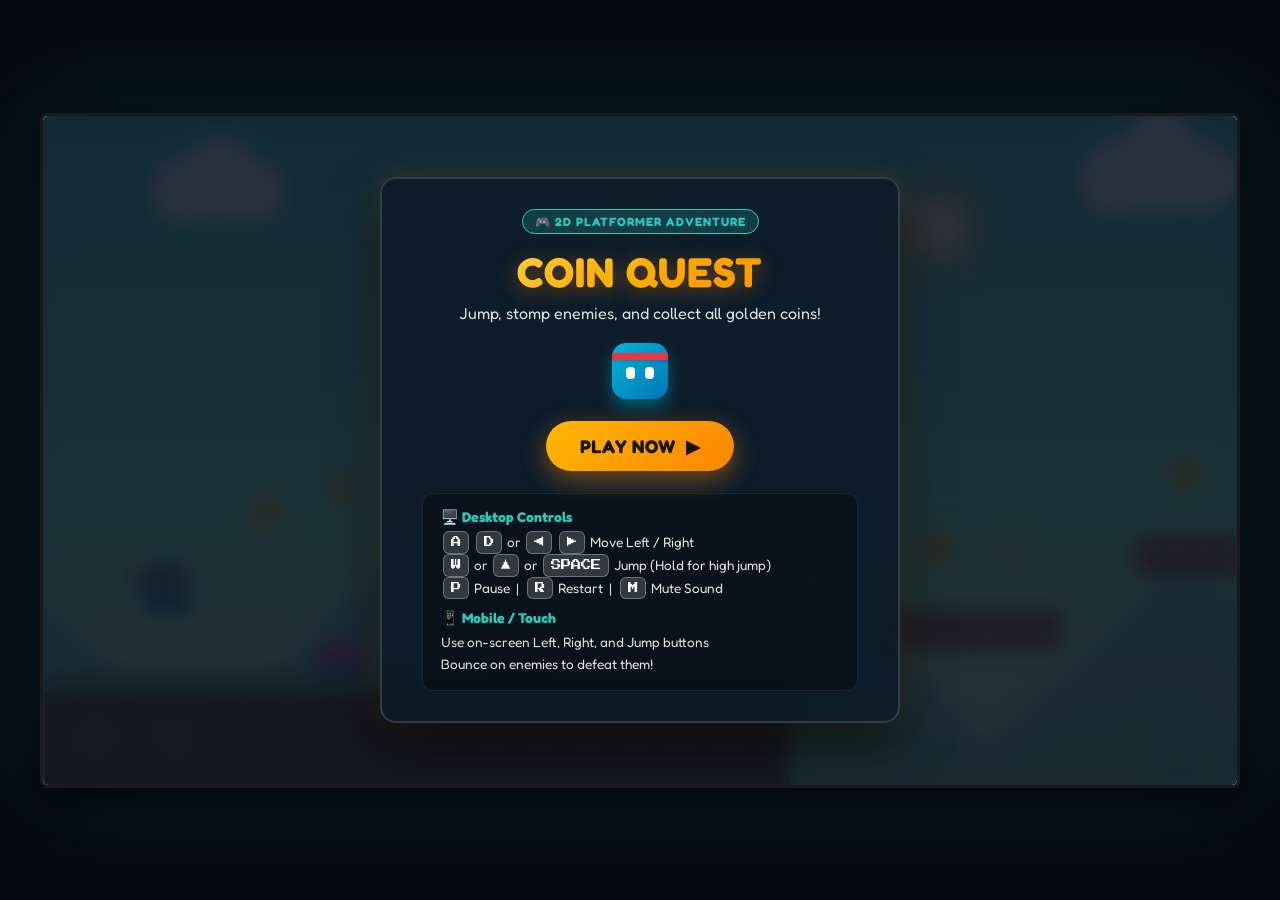
<file: coin-quest/index.html>
<!DOCTYPE html>
<html lang="en">
<head>
  <meta charset="UTF-8">
  <meta name="viewport" content="width=device-width, initial-scale=1.0, maximum-scale=1.0, user-scalable=no">
  <title>Coin Quest - 2D Platformer</title>
  <link rel="stylesheet" href="css/style.css">
  <link rel="preconnect" href="https://fonts.googleapis.com">
  <link rel="preconnect" href="https://fonts.gstatic.com" crossorigin>
  <link href="https://fonts.googleapis.com/css2?family=Fredoka:wght@400;600;700&family=Press+Start+2P&display=swap" rel="stylesheet">
</head>
<body>

  <!-- Main Game Wrapper -->
  <div id="game-wrapper">
    
    <!-- Top HUD (Heads-Up Display) -->
    <header id="hud" class="hud hidden">
      <div class="hud-left">
        <div class="hud-item hearts-container" title="Player Health">
          <span class="hud-label">LIVES:</span>
          <span id="hearts-display">❤️❤️❤️</span>
        </div>
        <div class="hud-item coin-counter" title="Coins Collected">
          <svg class="coin-svg" viewBox="0 0 24 24" width="22" height="22" aria-hidden="true">
            <circle cx="12" cy="12" r="10" fill="#f77f00"/>
            <circle cx="12" cy="12" r="8" fill="#ffe66d"/>
            <text x="12" y="15.5" font-size="10" font-weight="bold" fill="#b07d10" text-anchor="middle">★</text>
          </svg>
          <span id="coin-count">0</span>
          <span class="coin-total" id="coin-total">/ 25</span>
        </div>
      </div>

      <div class="hud-center">
        <div class="hud-item score-container">
          <span class="hud-label">SCORE:</span>
          <span id="score-display">00000</span>
        </div>
      </div>

      <div class="hud-right">
        <button id="btn-audio" class="hud-btn" title="Toggle Sound (M)" aria-label="Toggle Sound">🔊</button>
        <button id="btn-pause" class="hud-btn" title="Pause Game (P)" aria-label="Pause Game">⏸️</button>
        <button id="btn-quick-restart" class="hud-btn" title="Restart Game (R)" aria-label="Restart Game">🔄</button>
      </div>
    </header>

    <!-- The 2D Canvas where the game is drawn -->
    <canvas id="gameCanvas" width="960" height="540"></canvas>

    <!-- START SCREEN OVERLAY -->
    <div id="start-screen" class="overlay">
      <div class="modal-card">
        <div class="game-badge">🎮 2D PLATFORMER ADVENTURE</div>
        <h1 class="game-title">COIN QUEST</h1>
        <p class="game-subtitle">Jump, stomp enemies, and collect all golden coins!</p>
        
        <div class="hero-preview">
          <div class="preview-character">
            <div class="preview-headband"></div>
          </div>
        </div>

        <button id="btn-start" class="btn btn-primary pulse-anim">
          <span>PLAY NOW</span>
          <span class="btn-arrow">▶</span>
        </button>

        <div class="instructions-panel">
          <div class="instruction-group">
            <div class="instruction-title">🖥️ Desktop Controls</div>
            <div class="controls-row">
              <span class="key-badge">A</span> <span class="key-badge">D</span> or <span class="key-badge">◀</span> <span class="key-badge">▶</span> Move Left / Right
            </div>
            <div class="controls-row">
              <span class="key-badge">W</span> or <span class="key-badge">▲</span> or <span class="key-badge">SPACE</span> Jump (Hold for high jump)
            </div>
            <div class="controls-row">
              <span class="key-badge">P</span> Pause &nbsp;|&nbsp; <span class="key-badge">R</span> Restart &nbsp;|&nbsp; <span class="key-badge">M</span> Mute Sound
            </div>
          </div>

          <div class="instruction-group">
            <div class="instruction-title">📱 Mobile / Touch</div>
            <div class="controls-row">Use on-screen Left, Right, and Jump buttons</div>
            <div class="controls-row">Bounce on enemies to defeat them!</div>
          </div>
        </div>
      </div>
    </div>

    <!-- PAUSE SCREEN OVERLAY -->
    <div id="pause-screen" class="overlay hidden">
      <div class="modal-card">
        <h2 class="modal-title">GAME PAUSED</h2>
        <p class="modal-text">Take a breather, hero!</p>
        <div class="btn-group">
          <button id="btn-resume" class="btn btn-primary">RESUME</button>
          <button id="btn-pause-restart" class="btn btn-secondary">RESTART LEVEL</button>
        </div>
      </div>
    </div>

    <!-- GAME OVER SCREEN OVERLAY -->
    <div id="game-over-screen" class="overlay hidden">
      <div class="modal-card game-over-card">
        <div class="game-over-icon">💥</div>
        <h2 class="modal-title text-danger">GAME OVER</h2>
        <p class="modal-text">You ran out of lives! Don't give up!</p>
        
        <div class="stats-summary">
          <div class="stat-box">
            <span class="stat-label">Final Score</span>
            <span id="final-score" class="stat-val">0</span>
          </div>
          <div class="stat-box">
            <span class="stat-label">Coins Found</span>
            <span id="final-coins" class="stat-val">0 / 25</span>
          </div>
        </div>

        <button id="btn-game-over-restart" class="btn btn-primary pulse-anim">
          <span>TRY AGAIN</span> 🔄
        </button>
      </div>
    </div>

    <!-- VICTORY SCREEN OVERLAY -->
    <div id="victory-screen" class="overlay hidden">
      <div class="modal-card victory-card">
        <div class="victory-icon">🏆</div>
        <h2 class="modal-title text-gold">LEVEL COMPLETE!</h2>
        <p class="modal-text">You reached the Golden Trophy!</p>
        
        <div class="stars-rating" id="stars-rating">
          ⭐⭐⭐
        </div>

        <div class="stats-summary">
          <div class="stat-box">
            <span class="stat-label">Final Score</span>
            <span id="victory-score" class="stat-val">0</span>
          </div>
          <div class="stat-box">
            <span class="stat-label">Coins Collected</span>
            <span id="victory-coins" class="stat-val">0 / 25</span>
          </div>
        </div>

        <button id="btn-victory-restart" class="btn btn-primary pulse-anim">
          <span>PLAY AGAIN</span> 🚀
        </button>
      </div>
    </div>

    <!-- ON-SCREEN MOBILE CONTROLS -->
    <div id="touch-controls" class="touch-controls">
      <div class="touch-left-cluster">
        <button id="touch-left" class="touch-btn" aria-label="Move Left">◀</button>
        <button id="touch-right" class="touch-btn" aria-label="Move Right">▶</button>
      </div>
      <div class="touch-right-cluster">
        <button id="touch-jump" class="touch-btn touch-btn-jump" aria-label="Jump">JUMP</button>
      </div>
    </div>

  </div> <!-- /game-wrapper -->

  <!-- JavaScript Modules (Cleanly separated) -->
  <script src="js/audio.js"></script>
  <script src="js/input.js"></script>
  <script src="js/particles.js"></script>
  <script src="js/player.js"></script>
  <script src="js/entities.js"></script>
  <script src="js/level.js"></script>
  <script src="js/game.js"></script>
</body>
</html>
</file>
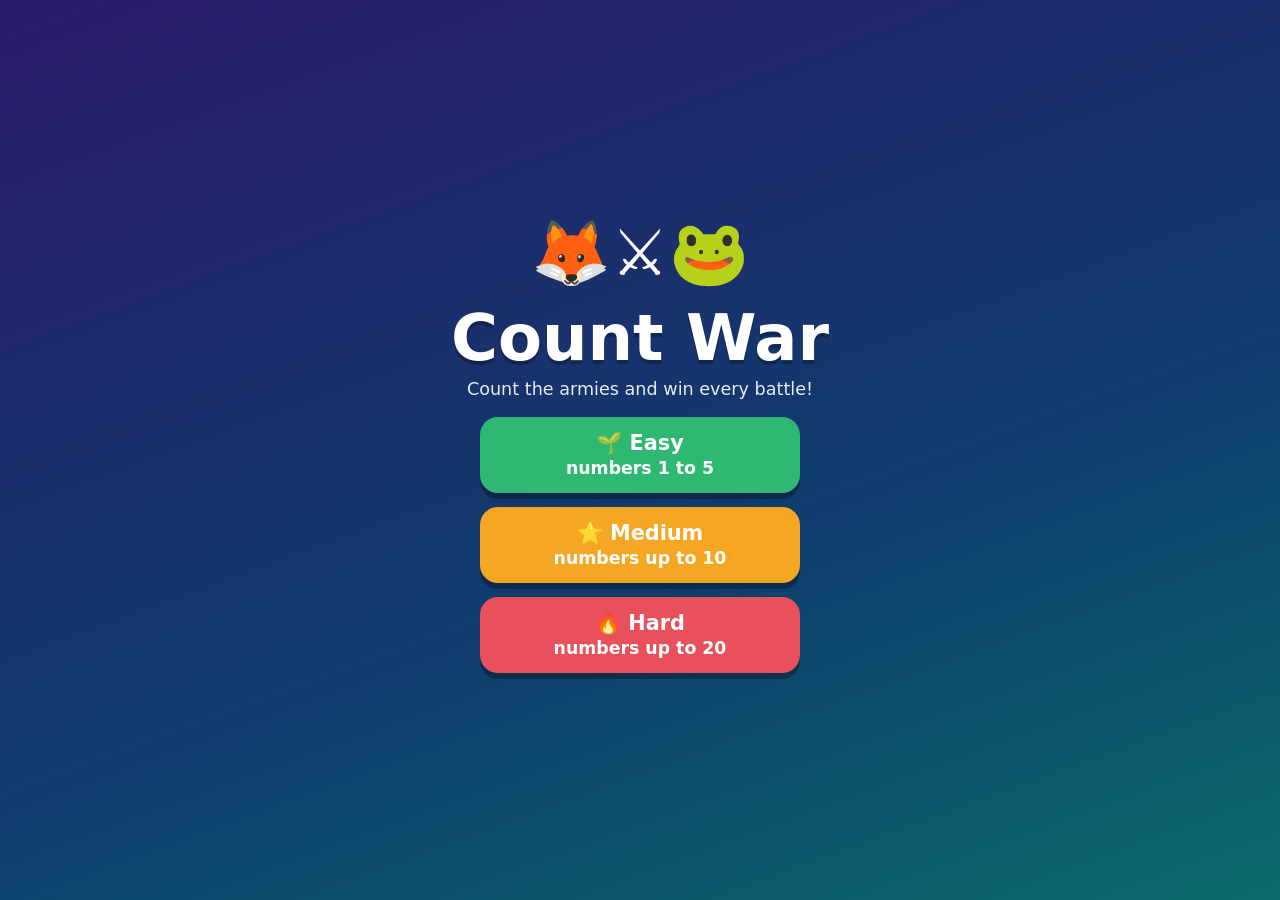
<file: Count-War/index.html>
<!DOCTYPE html>
<html lang="en">
<head>
<meta charset="utf-8">
<meta name="viewport" content="width=device-width, initial-scale=1, maximum-scale=1, user-scalable=no">
<title>Count War - Counting Game for Kids</title>
<style>
*{box-sizing:border-box;-webkit-tap-highlight-color:transparent}
html,body{height:100%;margin:0}
body{font-family:"Trebuchet MS","Comic Sans MS",system-ui,sans-serif;color:#fff;background:linear-gradient(160deg,#2b1b6b,#0f3d6e 60%,#0b6b6b);overflow-x:hidden;user-select:none}
#app{max-width:900px;margin:0 auto;min-height:100%;padding:12px;display:flex;flex-direction:column}
.screen{display:none;flex:1;flex-direction:column}
.screen.on{display:flex}
h1{font-size:clamp(2.2rem,9vw,4rem);margin:10px 0 4px;text-align:center;text-shadow:0 4px 0 rgba(0,0,0,.25)}
.sub{text-align:center;font-size:1.1rem;opacity:.9;margin:0 0 18px}
.center{margin:auto;text-align:center;width:100%}
.btn{border:0;border-radius:18px;font:inherit;font-weight:800;font-size:1.3rem;padding:14px 26px;color:#fff;cursor:pointer;box-shadow:0 6px 0 rgba(0,0,0,.3);transition:transform .1s}
.btn:active{transform:translateY(4px);box-shadow:0 2px 0 rgba(0,0,0,.3)}
.lv{display:flex;flex-direction:column;gap:14px;align-items:center;margin-top:10px}
.lv .btn{width:min(320px,90%)}
.easy{background:#2eb872}.med{background:#f5a623}.hard{background:#e8505b}
.hud{display:flex;align-items:center;gap:10px;font-weight:800;font-size:1.1rem}
.hud .sp{flex:1}
.pill{background:rgba(255,255,255,.15);padding:6px 14px;border-radius:999px}
.ic{border:0;background:rgba(255,255,255,.15);color:#fff;font-size:1.2rem;border-radius:50%;width:42px;height:42px;cursor:pointer}
.bar{height:10px;border-radius:9px;background:rgba(255,255,255,.15);margin:10px 0;overflow:hidden}
.bar i{display:block;height:100%;width:0;background:#ffd24a;transition:width .3s}
#q{text-align:center;font-size:clamp(1.2rem,4.5vw,1.8rem);font-weight:800;margin:6px 0 12px;min-height:2.6em;display:flex;align-items:center;justify-content:center;gap:10px}
.field{display:grid;grid-template-columns:1fr auto 1fr;gap:10px;align-items:stretch;flex:1;min-height:200px;max-height:360px}
.vs{align-self:center;font-size:2rem}
.army{position:relative;border-radius:20px;padding:34px 8px 8px;display:flex;flex-wrap:wrap;align-content:center;justify-content:center;gap:2px;border:4px solid transparent;transition:transform .15s}
.army.red{background:rgba(232,80,91,.35)}
.army.blue{background:rgba(70,140,255,.35)}
.army .tag{position:absolute;top:6px;left:0;right:0;text-align:center;font-weight:800;font-size:.95rem}
.army .n{position:absolute;top:2px;right:8px;background:#fff;color:#222;border-radius:999px;font-weight:900;padding:0 12px;font-size:1.3rem;display:none}
.army.show .n{display:block}
.army span.u{display:inline-block;line-height:1;animation:pop .3s backwards}
.army.tap{cursor:pointer}
.army.tap:hover{transform:scale(1.03);border-color:#fff}
.army.win{border-color:#ffd24a;box-shadow:0 0 30px #ffd24a;transform:scale(1.04)}
@keyframes pop{from{transform:scale(0)}}
.choices{display:grid;grid-template-columns:repeat(4,1fr);gap:10px;margin-top:14px}
.choices .btn{background:#6c5ce7;font-size:1.8rem;padding:14px 0}
.choices .btn.ok{background:#2eb872}
.choices .btn.no{background:#e8505b}
#fb{text-align:center;font-weight:800;font-size:1.3rem;min-height:2em;margin-top:10px}
.shake{animation:shake .4s}
@keyframes shake{25%{transform:translateX(-8px)}75%{transform:translateX(8px)}}
.big{font-size:4rem;margin:6px 0}
.sc{font-size:1.4rem;margin:6px 0}
.row{display:flex;gap:12px;justify-content:center;flex-wrap:wrap;margin-top:18px}
.row .btn{background:#6c5ce7}
.fx{position:fixed;font-size:2rem;pointer-events:none;animation:fly 1s forwards;z-index:9}
@keyframes fly{to{transform:translateY(-140px) rotate(40deg);opacity:0}}
@media (max-width:560px){.choices{grid-template-columns:repeat(2,1fr)}.field{max-height:none}}
@media (prefers-reduced-motion:reduce){*{animation:none!important}}
</style>
</head>
<body>
<div id="app">

  <section class="screen on" id="start">
    <div class="center">
      <div class="big">🦊⚔️🐸</div>
      <h1>Count War</h1>
      <p class="sub">Count the armies and win every battle!</p>
      <div class="lv">
        <button class="btn easy" data-l="easy">🌱 Easy<br><small>numbers 1 to 5</small></button>
        <button class="btn med" data-l="med">⭐ Medium<br><small>numbers up to 10</small></button>
        <button class="btn hard" data-l="hard">🔥 Hard<br><small>numbers up to 20</small></button>
      </div>
      <p class="sub" id="best" style="margin-top:18px"></p>
    </div>
  </section>

  <section class="screen" id="game">
    <div class="hud">
      <button class="ic" id="home" aria-label="Home">🏠</button>
      <span class="pill" id="rd">Battle 1/10</span>
      <span class="pill" id="sc">⭐ 0</span>
      <span class="sp"></span>
      <button class="ic" id="say" aria-label="Read aloud">🔊</button>
      <button class="ic" id="mute" aria-label="Sound">🔔</button>
    </div>
    <div class="bar"><i id="pg"></i></div>
    <div id="q"></div>
    <div class="field">
      <div class="army red" id="aR"></div>
      <div class="vs">⚔️</div>
      <div class="army blue" id="aB"></div>
    </div>
    <div class="choices" id="ch"></div>
    <div id="fb"></div>
  </section>

  <section class="screen" id="end">
    <div class="center">
      <div class="big" id="stars"></div>
      <h1 id="etitle">Great job!</h1>
      <div class="sc" id="escore"></div>
      <div class="sc" id="ebest"></div>
      <div class="row">
        <button class="btn" id="again">▶ Play again</button>
        <button class="btn" id="menu">🏠 Menu</button>
      </div>
    </div>
  </section>

</div>
<script>
(function () {
  var $ = function (i) { return document.getElementById(i); };
  var LV = { easy: [1, 5], med: [2, 10], hard: [3, 20] };
  var NAMES = { easy: 'Easy', med: 'Medium', hard: 'Hard' };
  var FOX = '🦊', FROG = '🐸', ROUNDS = 10;
  var st = { gen: 0, lv: 'easy', round: 0, score: 0, ok: 0, streak: 0, busy: false, cur: null };
  var muted = false, ac = null;

  function rnd(a, b) { return a + Math.floor(Math.random() * (b - a + 1)); }
  function shuffle(a) { for (var i = a.length - 1; i > 0; i--) { var j = rnd(0, i), t = a[i]; a[i] = a[j]; a[j] = t; } return a; }
  function ls(k) { try { return localStorage.getItem(k); } catch (e) { return null; } }
  function sv(k, v) { try { localStorage.setItem(k, v); } catch (e) {} }
  function show(id) { ['start', 'game', 'end'].forEach(function (s) { $(s).classList.toggle('on', s === id); }); }

  /* ---- sound ---- */
  function beep(f, d, type) {
    if (muted) return;
    try {
      ac = ac || new (window.AudioContext || window.webkitAudioContext)();
      var o = ac.createOscillator(), g = ac.createGain();
      o.type = type || 'sine'; o.frequency.value = f;
      g.gain.setValueAtTime(.15, ac.currentTime);
      g.gain.exponentialRampToValueAtTime(.001, ac.currentTime + d);
      o.connect(g); g.connect(ac.destination); o.start(); o.stop(ac.currentTime + d);
    } catch (e) {}
  }
  function good() { beep(523, .12); setTimeout(function () { beep(784, .2); }, 110); }
  function bad() { beep(180, .35, 'sawtooth'); }
  function speak(t) {
    if (muted || !window.speechSynthesis) return;
    try { speechSynthesis.cancel(); var u = new SpeechSynthesisUtterance(t); u.rate = .9; speechSynthesis.speak(u); } catch (e) {}
  }

  /* ---- armies ---- */
  function fill(div, n, emoji, label) {
    div.innerHTML = '';
    div.classList.remove('win', 'show', 'tap');
    var tag = document.createElement('div'); tag.className = 'tag'; tag.textContent = label; div.appendChild(tag);
    var num = document.createElement('div'); num.className = 'n'; num.textContent = n; div.appendChild(num);
    var size = n <= 6 ? 3 : n <= 12 ? 2.3 : 1.8;
    for (var i = 0; i < n; i++) {
      var s = document.createElement('span'); s.className = 'u'; s.textContent = emoji;
      s.style.fontSize = size + 'rem'; s.style.animationDelay = (i * 30) + 'ms';
      div.appendChild(s);
    }
  }

  /* ---- questions ---- */
  function makeQ() {
    var r = LV[st.lv], types = ['bigger', 'count', 'count'];
    if (st.lv !== 'easy') types.push('total');
    if (st.lv === 'hard') types.push('more');
    var t = types[rnd(0, types.length - 1)];
    var a = rnd(r[0], r[1]), b = rnd(r[0], r[1]);
    if (t === 'more' || t === 'bigger') { while (a === b) b = rnd(r[0], r[1]); }
    var q = { t: t, a: a, b: b };
    if (t === 'bigger') { q.text = 'Which army is BIGGER?'; q.ans = a > b ? 'R' : 'B'; }
    else if (t === 'count') { q.side = rnd(0, 1) ? 'R' : 'B'; q.text = 'How many ' + (q.side === 'R' ? FOX + ' foxes' : FROG + ' frogs') + '?'; q.ans = q.side === 'R' ? a : b; }
    else if (t === 'total') { q.text = 'How many animals in BOTH armies?'; q.ans = a + b; }
    else { q.text = 'How many MORE in the bigger army?'; q.ans = Math.abs(a - b); }
    return q;
  }
  function options(ans) {
    var set = [ans], tries = 0;
    while (set.length < 4 && tries++ < 50) {
      var v = ans + rnd(-3, 3);
      if (v >= 0 && set.indexOf(v) < 0) set.push(v);
    }
    var k = ans + 4; while (set.length < 4) set.push(k++);
    return shuffle(set);
  }

  function next() {
    if (st.round >= ROUNDS) { finish(); return; }
    st.round++; st.busy = false;
    var q = st.cur = makeQ();
    $('rd').textContent = 'Battle ' + st.round + '/' + ROUNDS;
    $('sc').textContent = '⭐ ' + st.score;
    $('pg').style.width = ((st.round - 1) / ROUNDS * 100) + '%';
    $('q').textContent = q.text; $('fb').textContent = '';
    fill($('aR'), q.a, FOX, '🔴 Red Army'); fill($('aB'), q.b, FROG, '🔵 Blue Army');
    var ch = $('ch'); ch.innerHTML = '';
    if (q.t === 'bigger') {
      ch.style.display = 'none';
      [['aR', 'R'], ['aB', 'B']].forEach(function (x) {
        var d = $(x[0]); d.classList.add('tap'); d.onclick = function () { answer(x[1] === q.ans, d); };
      });
    } else {
      ch.style.display = 'grid';
      $('aR').onclick = $('aB').onclick = null;
      options(q.ans).forEach(function (v) {
        var b = document.createElement('button'); b.className = 'btn'; b.textContent = v;
        b.onclick = function () { answer(v === q.ans, b); };
        ch.appendChild(b);
      });
    }
    setTimeout(function () { speak(q.text); }, 300);
  }

  function fx(e) {
    var n = ['🎉', '⭐', '✨', '🎊'];
    for (var i = 0; i < 6; i++) {
      var s = document.createElement('div'); s.className = 'fx'; s.textContent = n[i % 4];
      s.style.left = (30 + Math.random() * 40) + '%'; s.style.top = (40 + Math.random() * 20) + '%';
      document.body.appendChild(s); setTimeout(function (x) { return function () { x.remove(); }; }(s), 1000);
    }
  }

  function answer(ok, node) {
    if (st.busy) return; st.busy = true;
    var q = st.cur;
    $('aR').classList.add('show'); $('aB').classList.add('show');
    var btns = $('ch').children;
    for (var i = 0; i < btns.length; i++) if (+btns[i].textContent === q.ans) btns[i].classList.add('ok');
    if (q.t === 'bigger') $(q.ans === 'R' ? 'aR' : 'aB').classList.add('win');
    if (ok) {
      st.ok++; st.streak++; st.score += 10 + (st.streak >= 3 ? 5 : 0);
      $('fb').textContent = st.streak >= 3 ? '🔥 ' + st.streak + ' in a row!' : '🎉 Correct!';
      good(); fx(); speak('Correct!');
    } else {
      st.streak = 0; node.classList.add('no'); node.classList.add('shake');
      $('fb').textContent = q.t === 'bigger' ? '❌ The bigger army is glowing!' : '❌ The answer is ' + q.ans;
      bad();
    }
    $('sc').textContent = '⭐ ' + st.score;
    var g = st.gen; setTimeout(function () { if (g === st.gen) next(); }, ok ? 1500 : 2300);
  }

  function finish() {
    var s = st.ok >= 9 ? 3 : st.ok >= 6 ? 2 : 1;
    $('stars').textContent = '⭐⭐⭐'.slice(0, s) + '☆☆☆'.slice(0, 3 - s);
    $('etitle').textContent = s === 3 ? 'You won the war! 🏆' : s === 2 ? 'Great job! 👏' : 'Keep practicing! 💪';
    $('escore').textContent = st.ok + ' of ' + ROUNDS + ' correct · ' + st.score + ' points';
    var key = 'cw_best_' + st.lv, best = +ls(key) || 0;
    if (st.score > best) { best = st.score; sv(key, best); }
    $('ebest').textContent = '🏅 Best (' + NAMES[st.lv] + '): ' + best;
    show('end');
    if (s === 3) { good(); fx(); }
  }

  function start(l) {
    st.gen++; st.lv = l; st.round = 0; st.score = 0; st.ok = 0; st.streak = 0;
    show('game'); next();
  }
  function bestText() {
    var t = [];
    ['easy', 'med', 'hard'].forEach(function (k) { var b = ls('cw_best_' + k); if (b) t.push(NAMES[k] + ': ' + b); });
    $('best').textContent = t.length ? '🏅 Best scores: ' + t.join(' · ') : '';
  }

  var bs = document.querySelectorAll('[data-l]');
  for (var i = 0; i < bs.length; i++) bs[i].onclick = function () { start(this.getAttribute('data-l')); };
  $('home').onclick = $('menu').onclick = function () { st.gen++; st.busy = true; bestText(); show('start'); };
  $('again').onclick = function () { start(st.lv); };
  $('say').onclick = function () { if (st.cur) speak(st.cur.text); };
  $('mute').onclick = function () { muted = !muted; $('mute').textContent = muted ? '🔕' : '🔔'; if (muted && window.speechSynthesis) speechSynthesis.cancel(); };
  bestText();
})();
</script>
</body>
</html>
</file>
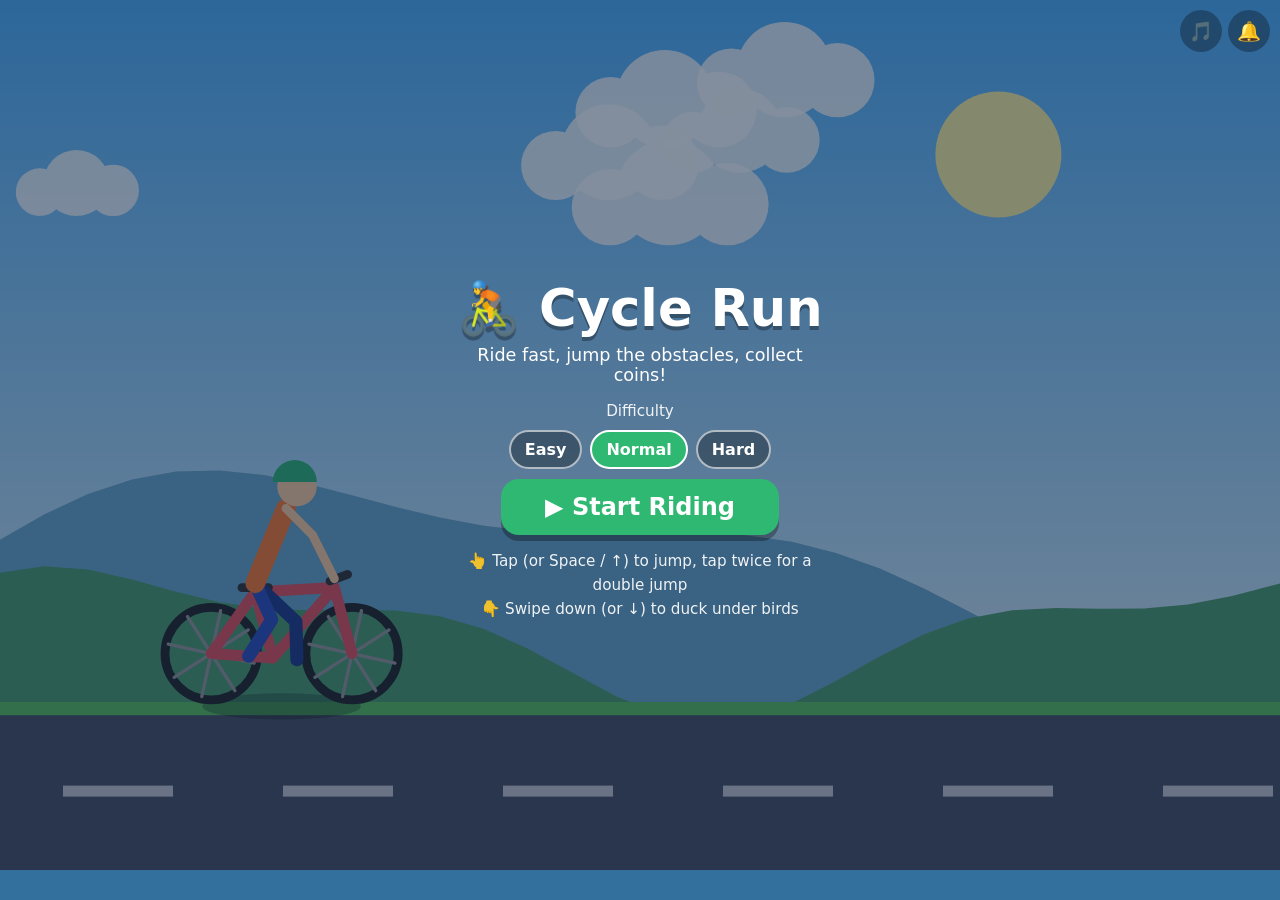
<file: Cycle-Run/index.html>
<!DOCTYPE html>
<html lang="en">
<head>
<meta charset="utf-8">
<meta name="viewport" content="width=device-width, initial-scale=1, maximum-scale=1, user-scalable=no">
<title>Cycle Run - Bicycle Runner Game</title>
<style>
*{box-sizing:border-box;-webkit-tap-highlight-color:transparent}
html,body{margin:0;height:100%;overflow:hidden;background:#5ec2ff;touch-action:none;user-select:none;-webkit-user-select:none;font-family:"Trebuchet MS",system-ui,sans-serif;color:#fff}
canvas{position:fixed;left:0;top:0;width:100%;height:100%;display:block}
#ov{position:fixed;inset:0;display:flex;align-items:center;justify-content:center;background:rgba(10,30,60,.5);padding:12px;overflow:auto}
.card{text-align:center;max-width:380px;width:100%}
h1{margin:0 0 6px;font-size:clamp(2rem,9vw,3.2rem);text-shadow:0 4px 0 rgba(0,0,0,.3)}
#msg{margin:0 0 8px;font-size:1.1rem}
#stats{font-size:1.2rem;font-weight:800;line-height:1.7;margin-bottom:8px}
#go{border:0;border-radius:18px;font:inherit;font-weight:800;font-size:1.5rem;padding:14px 44px;color:#fff;background:#2eb872;cursor:pointer;box-shadow:0 6px 0 rgba(0,0,0,.3)}
.chips{display:flex;gap:8px;justify-content:center;flex-wrap:wrap;margin:6px 0 10px}.chip{border:2px solid rgba(255,255,255,.6);background:rgba(0,0,0,.3);color:#fff;font:inherit;font-weight:800;padding:8px 14px;border-radius:999px;cursor:pointer}.chip.on{background:#2eb872;border-color:#fff}
#go:active{transform:translateY(4px);box-shadow:0 2px 0 rgba(0,0,0,.3)}
.how{margin:14px 0 0;font-size:.95rem;line-height:1.6;opacity:.92}
.sb{position:fixed;top:10px;border:0;border-radius:50%;width:42px;height:42px;font-size:1.2rem;background:rgba(0,0,0,.3);color:#fff;cursor:pointer;z-index:5}
#mute{right:10px}#mus{right:58px}
</style>
</head>
<body>
<canvas id="c"></canvas>
<button class="sb" id="mus" aria-label="Music">🎵</button>
<button class="sb" id="mute" aria-label="Sound effects">🔔</button>
<div id="ov">
  <div class="card">
    <h1>🚴 Cycle Run</h1>
    <p id="msg">Ride fast, jump the obstacles, collect coins!</p>
    <div id="stats"></div>
    <div class="how">Difficulty</div><div id="diff" class="chips"></div>
    <button id="go">▶ Start Riding</button>
    <p class="how">👆 Tap (or Space / ↑) to jump, tap twice for a double jump<br>👇 Swipe down (or ↓) to duck under birds</p>
  </div>
</div>
<script>
(function () {
  var $ = function (i) { return document.getElementById(i); };
  var cv = $('c'), cx = cv.getContext('2d'), W = 0, H = 0, U = 1, SW = 600, GY = 0;
  var st = 'idle', dist = 0, speed = 320, coins = 0, py = 0, vy = 0, jumps = 0, duck = 0, duckKey = false;
  var obs = [], cns = [], spawnT = 1.2, t = 0, shake = 0, nextMile = 500, newBest = false;
  var ac = null, muted = false, musicOn = true, mt = null, step = 0;
  var best = +ls('cr_best') || 0;
  var DN = ['Easy', 'Normal', 'Hard'], DF = [.8, 1, 1.2], diff = (function () { var v = ls('cr_diff'); return v === null ? 1 : Math.min(2, Math.max(0, +v)); })();
  function buildMenu() {
    var d = $('diff'); d.innerHTML = '';
    DN.forEach(function (n, i) {
      var b = document.createElement('button'); b.className = 'chip' + (i === diff ? ' on' : ''); b.textContent = n;
      b.onclick = function () { diff = i; sv('cr_diff', i); buildMenu(); }; d.appendChild(b);
    });
  }
  var PAL = [['#4fb8ff', '#d8f3ff'], ['#4b3a8f', '#ff9a6b'], ['#0b1040', '#3b4a9a']];
  var STARS = []; for (var k = 0; k < 40; k++) STARS.push([Math.random(), Math.random() * .6, Math.random() * 1.6 + .6]);
  var CLOUDS = []; for (k = 0; k < 6; k++) CLOUDS.push([Math.random() * 900, 30 + Math.random() * 90, .7 + Math.random() * .8]);

  function ls(k) { try { return localStorage.getItem(k); } catch (e) { return null; } }
  function sv(k, v) { try { localStorage.setItem(k, v); } catch (e) {} }
  function rnd(a, b) { return a + Math.random() * (b - a); }
  function hex(c) { return [parseInt(c.substr(1, 2), 16), parseInt(c.substr(3, 2), 16), parseInt(c.substr(5, 2), 16)]; }
  function mix(a, b, f) { var x = hex(a), y = hex(b); return 'rgb(' + x.map(function (v, i) { return Math.round(v + (y[i] - v) * f); }).join(',') + ')'; }

  function resize() {
    var d = Math.min(2, window.devicePixelRatio || 1);
    W = window.innerWidth; H = window.innerHeight;
    cv.width = W * d; cv.height = H * d; cv.style.width = W + 'px'; cv.style.height = H + 'px';
    cx.setTransform(d, 0, 0, d, 0, 0);
    U = Math.max(.5, Math.min(H / 340, W / 480, 2.2)); SW = W / U; GY = H * .78;
  }
  window.addEventListener('resize', resize); resize();

  /* ---------- sound ---------- */
  function ctx() {
    if (!ac) { try { ac = new (window.AudioContext || window.webkitAudioContext)(); } catch (e) {} }
    if (ac && ac.state === 'suspended') ac.resume();
    return ac;
  }
  function tone(f, d, type, vol, f2, delay) {
    if (muted || !ctx()) return;
    var o = ac.createOscillator(), g = ac.createGain(), s = ac.currentTime + (delay || 0);
    o.type = type || 'sine'; o.frequency.setValueAtTime(f, s);
    if (f2) o.frequency.exponentialRampToValueAtTime(f2, s + d);
    g.gain.setValueAtTime(vol || .15, s); g.gain.exponentialRampToValueAtTime(.001, s + d);
    o.connect(g); g.connect(ac.destination); o.start(s); o.stop(s + d);
  }
  function noise(d, vol) {
    if (muted || !ctx()) return;
    var n = Math.floor(ac.sampleRate * d), b = ac.createBuffer(1, n, ac.sampleRate), a = b.getChannelData(0);
    for (var i = 0; i < n; i++) a[i] = (Math.random() * 2 - 1) * (1 - i / n);
    var s = ac.createBufferSource(), g = ac.createGain(); s.buffer = b; g.gain.value = vol || .3;
    s.connect(g); g.connect(ac.destination); s.start();
  }
  var sfx = {
    jump: function () { tone(300, .18, 'square', .08, 700); },
    jump2: function () { tone(450, .18, 'square', .08, 900); },
    coin: function () { tone(988, .08, 'square', .07); tone(1319, .14, 'square', .07, 0, .07); },
    duck: function () { tone(260, .15, 'triangle', .1, 110); },
    crash: function () { noise(.5, .4); tone(160, .5, 'sawtooth', .18, 40); },
    bell: function () { tone(1568, .6, 'triangle', .12); tone(2093, .8, 'triangle', .08, 0, .08); }
  };
  var MEL = [0, 4, 7, 9, 7, 4, 2, 4, 0, 4, 7, 12, 9, 7, 4, 2], BASS = [0, 0, -5, -5, -3, -3, -5, -7];
  function music(on) {
    clearInterval(mt); mt = null;
    if (!on || !musicOn) return;
    mt = setInterval(function () {
      if (muted || !ac) return;
      tone(261.63 * Math.pow(2, MEL[step % 16] / 12), .2, 'triangle', .05);
      if (step % 2 === 0) tone(130.81 * Math.pow(2, BASS[(step >> 1) % 8] / 12), .35, 'sine', .07);
      step++;
    }, 190 - Math.min(60, speed / 12));
  }

  /* ---------- game flow ---------- */
  function score() { return Math.floor(dist / 20) + coins * 5; }
  function reset() {
    ctx(); obs = []; cns = []; dist = 0; coins = 0; py = 0; vy = 0; jumps = 0; duck = 0; speed = 320;
    spawnT = 1.4; shake = 0; nextMile = 500; newBest = false; st = 'play'; step = 0;
    $('ov').style.display = 'none'; music(true);
  }
  function crash() {
    st = 'over'; shake = 1; sfx.crash(); music(false);
    var sc = score();
    if (sc > best) { best = sc; newBest = true; sv('cr_best', best); }
    $('msg').textContent = newBest ? '🏆 New best score!' : 'Oops, you fell off!';
    $('stats').innerHTML = 'Score: ' + sc + '<br>💰 Coins: ' + coins + '<br>🏅 Best: ' + best;
    $('go').textContent = '↻ Ride again'; buildMenu();
    setTimeout(function () { if (st === 'over') $('ov').style.display = 'flex'; }, 800);
  }

  function spawn() {
    var r = Math.random(), x = SW + 80, i;
    if (r < .28) {
      var n = Math.floor(rnd(4, 8)), y = Math.random() < .5 ? 26 : 70;
      for (i = 0; i < n; i++) cns.push({ x: x + i * 36, y: y });
    } else {
      var types = ['rock', 'log', 'cone'];
      if (dist > 800) types.push('bird', 'bird');
      var ty = types[Math.floor(Math.random() * types.length)], o;
      if (ty === 'rock') o = { t: ty, w: 40, h: 28, oy: 0 };
      else if (ty === 'log') o = { t: ty, w: 66, h: 24, oy: 0 };
      else if (ty === 'cone') o = { t: ty, w: 28, h: 42, oy: 0 };
      else o = { t: ty, w: 44, h: 24, oy: 58 };
      o.x = x; obs.push(o);
      if (ty !== 'bird' && Math.random() < .6) for (i = 0; i < 5; i++) cns.push({ x: x + (i - 2) * 34, y: 62 + 46 * Math.sin(i / 4 * Math.PI) });
    }
    spawnT = rnd(1.05, 1.9) - Math.min(.3, speed / 3000);
  }

  function update(dt) {
    t += dt;
    if (st === 'idle') { dist += 240 * dt; return; }
    if (st === 'over') { shake = Math.max(0, shake - dt * 3); return; }
    speed = (320 + Math.min(420, dist / 60)) * DF[diff]; dist += speed * dt;
    if (py > 0 || vy > 0) { vy -= 1560 * dt; py += vy * dt; if (py <= 0) { py = 0; vy = 0; jumps = 0; } }
    if (duck > 0) duck -= dt;
    spawnT -= dt; if (spawnT <= 0) spawn();
    var px = Math.max(70, SW * .22), isDuck = (duck > 0 || duckKey) && py === 0;
    var bx0 = px - 18, bx1 = px + 24, by0 = py + 4, by1 = py + (isDuck ? 48 : 82);
    for (var i = 0; i < obs.length; i++) {
      var o = obs[i]; o.x -= speed * dt;
      if (o.x + o.w / 2 > bx0 && o.x - o.w / 2 < bx1 && o.oy + o.h - 4 > by0 && o.oy + 4 < by1) { crash(); return; }
    }
    for (i = 0; i < cns.length; i++) {
      var c = cns[i]; c.x -= speed * dt;
      var dx = c.x - (px + 4), dy = c.y - (py + (isDuck ? 24 : 42));
      if (!c.got && dx * dx + dy * dy < 900) { c.got = 1; coins++; sfx.coin(); }
    }
    obs = obs.filter(function (o) { return o.x > -100; });
    cns = cns.filter(function (c) { return !c.got && c.x > -50; });
    if (score() >= nextMile) { nextMile += 500; sfx.bell(); }
  }

  /* ---------- drawing ---------- */
  function line(a, b, c, d) { cx.beginPath(); cx.moveTo(a, b); cx.lineTo(c, d); cx.stroke(); }
  function wheel(x, y, a) {
    cx.strokeStyle = '#222'; cx.lineWidth = 4; cx.beginPath(); cx.arc(x, y, 21, 0, 7); cx.stroke();
    cx.lineWidth = 1.5; cx.strokeStyle = '#999';
    for (var i = 0; i < 4; i++) { var q = a + i * Math.PI / 4; line(x - Math.cos(q) * 20, y - Math.sin(q) * 20, x + Math.cos(q) * 20, y + Math.sin(q) * 20); }
  }
  function bike(x, y, dk) {
    cx.save(); cx.translate(x, y);
    if (py > 0) cx.rotate(-.1 + Math.min(.2, vy / 3000));
    cx.lineCap = 'round'; cx.lineJoin = 'round';
    var wa = dist * .05, pa = dist * .035;
    wheel(-32, -22, wa); wheel(32, -22, wa);
    cx.strokeStyle = '#e8505b'; cx.lineWidth = 5;
    cx.beginPath(); cx.moveTo(-32, -22); cx.lineTo(-4, -20); cx.lineTo(-12, -50); cx.lineTo(-32, -22);
    cx.moveTo(-12, -50); cx.lineTo(24, -52); cx.lineTo(-4, -20); cx.moveTo(24, -52); cx.lineTo(32, -22); cx.stroke();
    cx.strokeStyle = '#333'; cx.lineWidth = 4; line(-18, -52, -6, -52); line(22, -55, 30, -58);
    var hip = [-12, -54], pedA = [-4 + Math.cos(pa) * 11, -20 + Math.sin(pa) * 11], pedB = [-4 - Math.cos(pa) * 11, -20 - Math.sin(pa) * 11];
    [[pedB, '#1f3a8a'], [pedA, '#2d4fc0']].forEach(function (p) {
      var f = p[0], kx = (hip[0] + f[0]) / 2 + 9, ky = (hip[1] + f[1]) / 2;
      cx.strokeStyle = p[1]; cx.lineWidth = 6; cx.beginPath(); cx.moveTo(hip[0], hip[1]); cx.lineTo(kx, ky); cx.lineTo(f[0], f[1]); cx.stroke();
    });
    var sh = dk ? [10, -72] : [2, -88];
    cx.strokeStyle = '#ff7a2f'; cx.lineWidth = 9; line(hip[0], hip[1], sh[0], sh[1]);
    cx.strokeStyle = '#ffcf9f'; cx.lineWidth = 4; cx.beginPath(); cx.moveTo(sh[0], sh[1]); cx.lineTo(sh[0] + 12, sh[1] + 12); cx.lineTo(24, -56); cx.stroke();
    cx.fillStyle = '#ffcf9f'; cx.beginPath(); cx.arc(sh[0] + 5, sh[1] - 10, 9, 0, 7); cx.fill();
    cx.fillStyle = '#2eb872'; cx.beginPath(); cx.arc(sh[0] + 4, sh[1] - 12, 10, Math.PI, 0); cx.fill();
    cx.restore();
  }
  function drawObs(o) {
    var x = o.x, y = -o.oy;
    if (o.t === 'rock') { cx.fillStyle = '#7b8190'; cx.beginPath(); cx.moveTo(x - 20, y); cx.lineTo(x - 14, y - 22); cx.lineTo(x + 2, y - 28); cx.lineTo(x + 18, y - 18); cx.lineTo(x + 20, y); cx.fill(); cx.fillStyle = '#9aa1b3'; cx.fillRect(x - 6, y - 24, 8, 5); }
    else if (o.t === 'log') { cx.fillStyle = '#8b5a2b'; cx.fillRect(x - 33, y - 24, 66, 24); cx.fillStyle = '#c28b4e'; cx.beginPath(); cx.ellipse(x + 33, y - 12, 6, 12, 0, 0, 7); cx.fill(); cx.strokeStyle = '#5b3a1b'; cx.lineWidth = 2; line(x - 20, y - 18, x + 10, y - 18); line(x - 26, y - 8, x + 4, y - 8); }
    else if (o.t === 'cone') { cx.fillStyle = '#ff7a2f'; cx.beginPath(); cx.moveTo(x - 12, y); cx.lineTo(x, y - 42); cx.lineTo(x + 12, y); cx.fill(); cx.fillStyle = '#fff'; cx.fillRect(x - 8, y - 22, 16, 6); cx.fillStyle = '#333'; cx.fillRect(x - 16, y - 4, 32, 4); }
    else {
      var fl = Math.sin(t * 16) * 12, by = y - 36;
      cx.fillStyle = '#3d2b6b'; cx.beginPath(); cx.ellipse(x, by, 18, 10, 0, 0, 7); cx.fill();
      cx.beginPath(); cx.moveTo(x - 4, by); cx.lineTo(x + 6, by - 18 - fl); cx.lineTo(x + 14, by); cx.fill();
      cx.fillStyle = '#ffb300'; cx.beginPath(); cx.moveTo(x - 17, by - 2); cx.lineTo(x - 28, by + 2); cx.lineTo(x - 17, by + 4); cx.fill();
      cx.fillStyle = '#fff'; cx.beginPath(); cx.arc(x - 10, by - 3, 2.5, 0, 7); cx.fill();
    }
  }
  function hills(col, amp, base, sp, wl) {
    cx.fillStyle = col; cx.beginPath(); cx.moveTo(0, 0);
    for (var x = 0; x <= SW + 20; x += 20) cx.lineTo(x, -base - amp * (Math.sin((x + dist * sp) / wl) + Math.sin((x + dist * sp) / (wl * .43)) * .4));
    cx.lineTo(SW + 20, 0); cx.closePath(); cx.fill();
  }

  function draw() {
    var ph = (dist / 5000) % 3, i0 = Math.floor(ph), f = ph - i0, i1 = (i0 + 1) % 3;
    var top = mix(PAL[i0][0], PAL[i1][0], f), bot = mix(PAL[i0][1], PAL[i1][1], f);
    var night = i0 === 1 ? f : i0 === 2 ? 1 - f : 0;
    cx.save();
    if (shake > 0) cx.translate((Math.random() - .5) * shake * 16, (Math.random() - .5) * shake * 16);
    var g = cx.createLinearGradient(0, 0, 0, GY); g.addColorStop(0, top); g.addColorStop(1, bot);
    cx.fillStyle = g; cx.fillRect(-20, -20, W + 40, GY + 20);
    if (night > .05) { cx.fillStyle = 'rgba(255,255,255,' + night + ')'; STARS.forEach(function (s) { cx.beginPath(); cx.arc(s[0] * W, s[1] * GY, s[2], 0, 7); cx.fill(); }); }
    cx.fillStyle = night > .5 ? '#f4f1c9' : '#fff3a0'; cx.beginPath(); cx.arc(W * .78, GY * .22, Math.min(H, W) * .07, 0, 7); cx.fill();
    cx.fillStyle = 'rgba(255,255,255,' + (.85 - night * .6) + ')';
    CLOUDS.forEach(function (c) {
      var x = ((c[0] - dist * .05) % (W + 200) + W + 200) % (W + 200) - 100, s = c[2] * U;
      cx.beginPath(); cx.arc(x, c[1] * U, 18 * s, 0, 7); cx.arc(x + 20 * s, c[1] * U + 4 * s, 14 * s, 0, 7); cx.arc(x - 20 * s, c[1] * U + 5 * s, 13 * s, 0, 7); cx.fill();
    });
    cx.translate(0, GY); cx.scale(U, U);
    hills(mix('#6aa8c9', '#243063', night), 40, 60, .08, 120);
    hills(mix('#4f9d6b', '#1d3a4f', night), 28, 30, .2, 80);
    cx.fillStyle = mix('#5cc15a', '#1f6b3d', night); cx.fillRect(-10, 0, SW + 20, 40);
    cx.fillStyle = '#4a4e5e'; cx.fillRect(-10, 6, SW + 20, 70);
    cx.fillStyle = 'rgba(255,255,255,.7)';
    for (var x = -((dist) % 100); x < SW + 20; x += 100) cx.fillRect(x, 38, 50, 5);
    var px = Math.max(70, SW * .22), isDuck = (duck > 0 || duckKey) && py === 0;
    cns.forEach(function (c) {
      var w = Math.abs(Math.cos(t * 6 + c.x / 40)) * 7 + 3;
      cx.fillStyle = '#ffd24a'; cx.beginPath(); cx.ellipse(c.x, -c.y, w, 10, 0, 0, 7); cx.fill();
      cx.strokeStyle = '#b8860b'; cx.lineWidth = 2; cx.stroke();
    });
    obs.forEach(drawObs);
    cx.fillStyle = 'rgba(0,0,0,.25)'; cx.beginPath(); cx.ellipse(px, 2, 36 - Math.min(py, 100) * .15, 6, 0, 0, 7); cx.fill();
    bike(px, -py, isDuck);
    cx.restore();
    if (st === 'play' || st === 'over') {
      var fs = Math.max(18, Math.min(W, H) * .06);
      cx.font = '800 ' + fs + 'px "Trebuchet MS",sans-serif'; cx.textBaseline = 'top'; cx.lineWidth = 4; cx.strokeStyle = 'rgba(0,0,0,.45)'; cx.fillStyle = '#fff';
      cx.textAlign = 'left'; cx.strokeText('Score ' + score(), 14, 12); cx.fillText('Score ' + score(), 14, 12);
      cx.fillStyle = '#ffd24a'; cx.beginPath(); cx.arc(W / 2 - fs * .5, 12 + fs * .55, fs * .4, 0, 7); cx.fill(); cx.strokeStyle = '#b8860b'; cx.lineWidth = 3; cx.stroke();
      cx.lineWidth = 4; cx.strokeStyle = 'rgba(0,0,0,.45)'; cx.fillStyle = '#fff'; cx.strokeText(String(coins), W / 2 + fs * .1, 12); cx.fillText(String(coins), W / 2 + fs * .1, 12);
    }
  }

  var last = 0;
  function loop(ts) { var dt = Math.min(.033, (ts - last) / 1000 || 0); last = ts; update(dt); draw(); requestAnimationFrame(loop); }
  requestAnimationFrame(loop);

  /* ---------- controls ---------- */
  function jump() {
    if (st !== 'play' || jumps >= 2) return;
    vy = jumps === 0 ? 590 : 520; jumps++; duck = 0; (jumps === 1 ? sfx.jump : sfx.jump2)();
    if (py === 0) py = .01;
  }
  function doDuck() { if (st !== 'play') return; if (py > 0) { vy = -700; } else { duck = .6; sfx.duck(); } }
  document.addEventListener('keydown', function (e) {
    var k = e.key;
    if (k === 'ArrowUp' || k === 'w' || k === 'W' || k === ' ') { if (st === 'play') jump(); else if (k === ' ' && $('ov').style.display !== 'none') reset(); e.preventDefault(); }
    else if (k === 'ArrowDown' || k === 's' || k === 'S') { if (!duckKey) doDuck(); duckKey = true; e.preventDefault(); }
    else if (k === 'Enter' && st !== 'play') reset();
  });
  document.addEventListener('keyup', function (e) { if (e.key === 'ArrowDown' || e.key === 's' || e.key === 'S') duckKey = false; });
  var sy = 0, sx = 0, dn = false;
  cv.addEventListener('pointerdown', function (e) { sx = e.clientX; sy = e.clientY; dn = true; });
  window.addEventListener('pointerup', function (e) {
    if (!dn) return; dn = false;
    var dy = e.clientY - sy, dx = e.clientX - sx;
    if (dy > 35 && dy > Math.abs(dx)) doDuck(); else jump();
  });
  $('go').onclick = reset;
  $('mute').onclick = function () { muted = !muted; this.textContent = muted ? '🔕' : '🔔'; };
  $('mus').onclick = function () { musicOn = !musicOn; this.style.opacity = musicOn ? 1 : .45; music(st === 'play'); };
  buildMenu();
  if (best) $('stats').innerHTML = '🏅 Best: ' + best;
})();
</script>
</body>
</html>
</file>
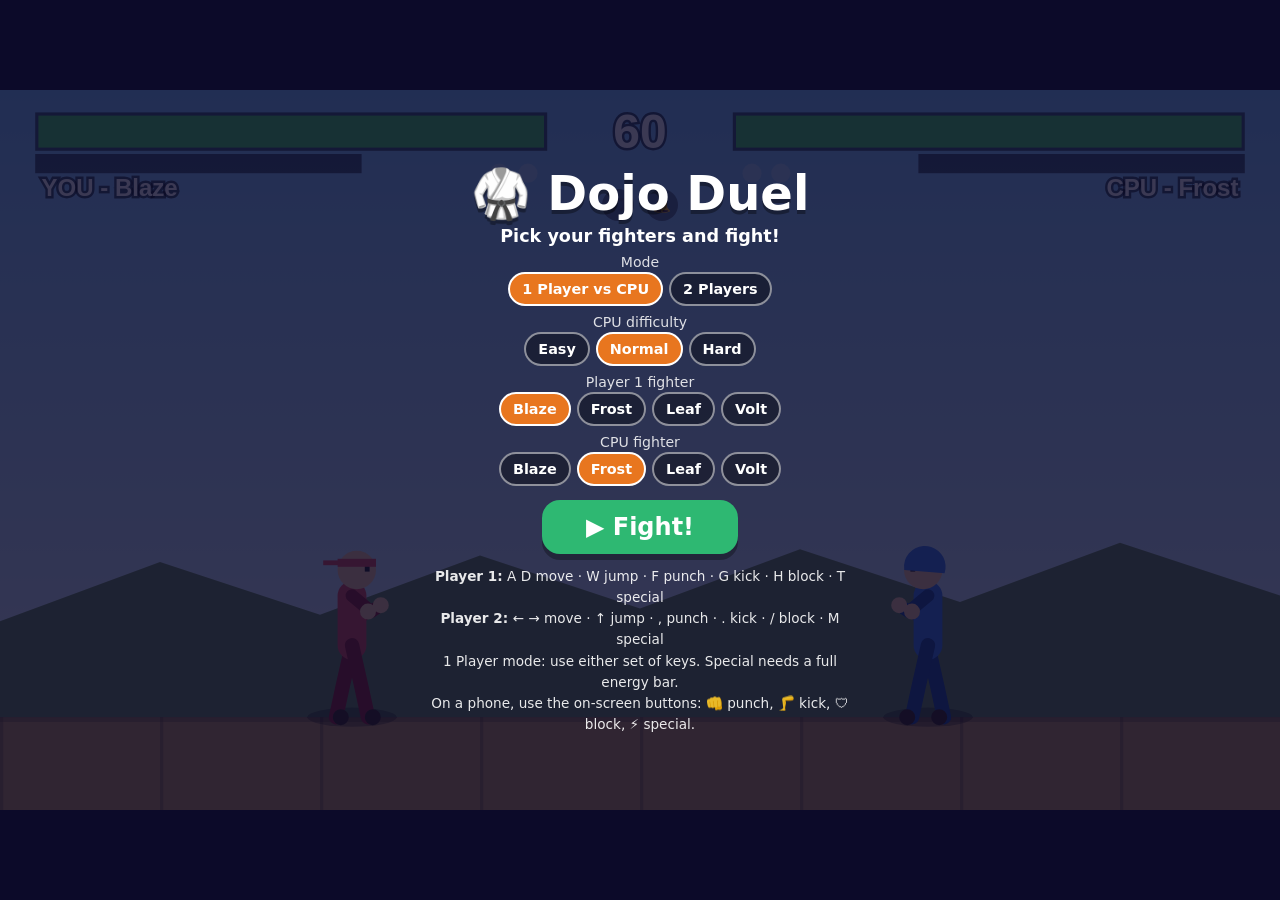
<file: Dojo Duel/index.html>
<!DOCTYPE html>
<html lang="en">
<head>
<meta charset="utf-8">
<meta name="viewport" content="width=device-width, initial-scale=1, maximum-scale=1, user-scalable=no">
<title>Dojo Duel - 2 Player Fighting Game</title>
<style>
*{box-sizing:border-box;-webkit-tap-highlight-color:transparent;-webkit-touch-callout:none}
html,body{margin:0;height:100%;overflow:hidden;background:#14122b;touch-action:none;user-select:none;-webkit-user-select:none;font-family:"Trebuchet MS",system-ui,sans-serif;color:#fff}
canvas{position:fixed;left:0;top:0;width:100%;height:100%;display:block}
#ov{position:fixed;inset:0;display:flex;align-items:flex-start;justify-content:center;background:rgba(10,8,40,.8);padding:12px;overflow:auto;z-index:8}
.card{text-align:center;max-width:420px;width:100%;margin:auto}
h1{margin:0 0 4px;font-size:clamp(2rem,9vw,3rem);text-shadow:0 4px 0 rgba(0,0,0,.35)}
#msg{margin:0 0 6px;font-size:1.1rem;font-weight:700}
#stats{font-size:1.05rem;font-weight:800;margin-bottom:4px}
.lab{margin:8px 0 2px;font-size:.88rem;opacity:.85}
.chips{display:flex;gap:6px;justify-content:center;flex-wrap:wrap;margin:2px 0 4px}
.chip{border:2px solid rgba(255,255,255,.5);background:rgba(0,0,0,.35);color:#fff;font:inherit;font-weight:800;padding:7px 12px;border-radius:999px;cursor:pointer;font-size:.9rem}
.chip.on{background:#e8761f;border-color:#fff}
#go{border:0;border-radius:18px;font:inherit;font-weight:800;font-size:1.5rem;padding:13px 44px;color:#fff;background:#2eb872;cursor:pointer;box-shadow:0 6px 0 rgba(0,0,0,.3);margin-top:10px}
#go:active{transform:translateY(4px);box-shadow:0 2px 0 rgba(0,0,0,.3)}
.how{margin:12px 0 0;font-size:.85rem;line-height:1.55;opacity:.9}
.sb{position:fixed;border:0;border-radius:50%;width:32px;height:32px;font-size:.9rem;background:rgba(0,0,0,.4);color:#fff;cursor:pointer;z-index:5}
.pad{position:fixed;bottom:max(8px,env(safe-area-inset-bottom));z-index:6;display:none;flex-direction:column;gap:5px;align-items:center;--bs:min(46px,calc((50vw - 26px) / 4))}
.pad.l{left:8px}.pad.r{right:8px}
.pad .row{display:flex;gap:5px}
.pad button{width:var(--bs);height:var(--bs);border-radius:50%;border:2px solid rgba(255,255,255,.55);background:rgba(0,0,0,.4);color:#fff;font:inherit;font-weight:800;font-size:calc(var(--bs) * .45);padding:0;touch-action:none}
.pad button.on{background:rgba(255,255,255,.4)}
</style>
</head>
<body>
<canvas id="c"></canvas>
<button class="sb" id="mus" aria-label="Music">🎵</button>
<button class="sb" id="mute" aria-label="Sound effects">🔔</button>
<div class="pad l" id="pad0"></div>
<div class="pad r" id="pad1"></div>
<div id="ov">
  <div class="card">
    <h1>🥋 Dojo Duel</h1>
    <p id="msg">Pick your fighters and fight!</p>
    <div id="stats"></div>
    <div class="lab">Mode</div><div id="mode" class="chips"></div>
    <div id="dfw"><div class="lab">CPU difficulty</div><div id="diff" class="chips"></div></div>
    <div class="lab">Player 1 fighter</div><div id="c1" class="chips"></div>
    <div class="lab" id="c2t">Player 2 fighter</div><div id="c2" class="chips"></div>
    <button id="go">▶ Fight!</button>
    <p class="how"><b>Player 1:</b> A D move · W jump · F punch · G kick · H block · T special<br><b>Player 2:</b> ← → move · ↑ jump · , punch · . kick · / block · M special<br>1 Player mode: use either set of keys. Special needs a full energy bar.<br>On a phone, use the on-screen buttons: 👊 punch, 🦵 kick, 🛡 block, ⚡ special.</p>
  </div>
</div>
<script>
(function () {
  var $ = function (i) { return document.getElementById(i); };
  var cv = $('c'), cx = cv.getContext('2d'), W = 0, H = 0, D = 1, S = 1, offX = 0, offY = 0;
  var VW = 800, VH = 450, GY = 392;
  var CH = [
    { n: 'Blaze', c: '#e8505b', d: '#9c2530', spd: 3.0, dmg: 1.0, acc: 'band' },
    { n: 'Frost', c: '#3b82f6', d: '#1d4ea0', spd: 3.5, dmg: .9, acc: 'hood' },
    { n: 'Leaf', c: '#2eb872', d: '#1a7a4a', spd: 2.6, dmg: 1.2, acc: 'hat' },
    { n: 'Volt', c: '#f5b301', d: '#a87a00', spd: 3.0, dmg: 1.0, acc: 'ant' }
  ];
  var ATK = { p: { start: 4, end: 9, dur: 18, reach: 52, dmg: 6, hy: -72, kb: 3 }, k: { start: 8, end: 15, dur: 30, reach: 70, dmg: 10, hy: -40, kb: 5 } };
  var DN = ['Easy', 'Normal', 'Hard'], AP = [.012, .028, .05], BL = [.25, .55, .85], JP = [.002, .005, .01];
  var mode = +ls('dd_mode') || 1, diff = (function () { var v = ls('dd_diff'); return v === null ? 1 : Math.min(2, Math.max(0, +v)); })(), sel = [0, 1];
  var state = 'menu', rnd = 0, wins = [0, 0], F = [null, null], projs = [], timeLeft = 60, tf = 0, introT = 0, koT = 0, winner = -1, shake = 0, t = 0, par = 0, banner = '';
  var inputs = [{ l: 0, r: 0, u: 0, p: 0, k: 0, b: 0, s: 0 }, { l: 0, r: 0, u: 0, p: 0, k: 0, b: 0, s: 0 }];
  var ac = null, muted = false, musicOn = true, mt = null, mstep = 0, touch = false;

  function ls(k) { try { return localStorage.getItem(k); } catch (e) { return null; } }
  function sv(k, v) { try { localStorage.setItem(k, v); } catch (e) {} }
  function clamp(v, a, b) { return Math.max(a, Math.min(b, v)); }

  function resize() {
    D = Math.min(2, window.devicePixelRatio || 1);
    W = window.innerWidth; H = window.innerHeight;
    cv.width = W * D; cv.height = H * D; cv.style.width = W + 'px'; cv.style.height = H + 'px';
    var reserve = (touch && H > W) ? 130 : 0, availH = H - reserve;
    S = Math.max(.3, Math.min(W / VW, availH / VH));
    offX = (W - VW * S) / 2; offY = Math.max(0, (availH - VH * S) / 2);
    var bt = (offY + 62 * S) + 'px';
    $('mus').style.top = bt; $('mute').style.top = bt; $('mus').style.left = (W / 2 - 38) + 'px'; $('mute').style.left = (W / 2 + 6) + 'px';
  }

  /* ================= SOUND ================= */
  function actx() { if (!ac) { try { ac = new (window.AudioContext || window.webkitAudioContext)(); } catch (e) {} } if (ac && ac.state === 'suspended') ac.resume(); return ac; }
  function tone(f, d, type, vol, f2, delay) {
    if (muted || !actx()) return;
    var o = ac.createOscillator(), g = ac.createGain(), s = ac.currentTime + (delay || 0);
    o.type = type || 'square'; o.frequency.setValueAtTime(f, s);
    if (f2) o.frequency.exponentialRampToValueAtTime(f2, s + d);
    g.gain.setValueAtTime(vol || .08, s); g.gain.exponentialRampToValueAtTime(.001, s + d);
    o.connect(g); g.connect(ac.destination); o.start(s); o.stop(s + d + .02);
  }
  function noise(d, vol) {
    if (muted || !actx()) return;
    var n = Math.floor(ac.sampleRate * d), b = ac.createBuffer(1, n, ac.sampleRate), a = b.getChannelData(0);
    for (var i = 0; i < n; i++) a[i] = (Math.random() * 2 - 1) * (1 - i / n);
    var s = ac.createBufferSource(), g = ac.createGain(); s.buffer = b; g.gain.value = vol || .3;
    s.connect(g); g.connect(ac.destination); s.start();
  }
  function seq(a, d, type, vol, gap) { a.forEach(function (f, i) { tone(f, d, type, vol, 0, i * gap); }); }
  var sfx = {
    jump: function () { tone(330, .12, 'square', .05, 660); },
    swing: function () { noise(.06, .1); tone(320, .07, 'sine', .05, 150); },
    hit: function (k) { noise(k ? .18 : .12, .35); tone(k ? 120 : 160, .14, 'square', .1, 60); },
    block: function () { tone(900, .06, 'square', .07, 500); noise(.04, .15); },
    charge: function () { tone(200, .4, 'sawtooth', .05, 800); },
    blast: function () { tone(500, .3, 'sawtooth', .08, 120); noise(.12, .15); },
    ko: function () { noise(.5, .4); seq([440, 392, 330, 262, 196, 147], .15, 'sawtooth', .06, .12); },
    gong: function () { tone(110, 1.3, 'sine', .22); tone(165, 1.1, 'sine', .12); },
    win: function () { seq([523, 659, 784, 1047, 784, 1047, 1319, 1568], .16, 'square', .06, .12); },
    full: function () { seq([660, 880, 1320], .1, 'triangle', .07, .07); }
  };
  var MEL = [0, 3, 7, 10, 7, 3, 0, null, -2, 2, 5, 9, 5, 2, -2, null], BASS = [-24, -24, -26, -22];
  function music(on) {
    clearInterval(mt); mt = null;
    if (!on || !musicOn) return;
    mstep = 0;
    mt = setInterval(function () {
      if (muted || !ac || state === 'menu') return;
      var n = MEL[mstep % 16];
      if (n !== null) tone(220 * Math.pow(2, n / 12), .12, 'square', .025);
      if (mstep % 4 === 0) tone(220 * Math.pow(2, BASS[(mstep >> 2) % 4] / 12), .3, 'triangle', .08);
      if (mstep % 2 === 0) noise(.02, .04);
      mstep++;
    }, 170);
  }

  /* ================= FIGHTERS ================= */
  function mkF(i, ch, x, face) {
    return { i: i, ch: CH[ch], x: x, y: GY, vx: 0, vy: 0, face: face, hp: 100, en: 0, st: 'idle', atk: null, stun: 0, blk: 0, ground: true, anim: 0, prev: {}, combo: 0, ct: 0, blkT: 0 };
  }
  function startRound() {
    rnd++; F[0] = mkF(0, sel[0], 220, 1); F[1] = mkF(1, sel[1], 580, -1);
    projs = []; timeLeft = 60; tf = 0; introT = 130; state = 'intro'; banner = 'ROUND ' + rnd; sfx.gong(); music(true);
  }
  function startAtk(f, type) {
    if (type === 's') { f.en = 0; f.atk = { t: 0, start: 12, dur: 34, sp: 1, hit: true }; f.st = 'special'; sfx.charge(); return; }
    var d = ATK[type]; f.atk = { t: 0, type: type, start: d.start, end: d.end, dur: d.dur, reach: d.reach, dmg: d.dmg, hy: d.hy, kb: d.kb, hit: false };
    f.st = type === 'p' ? 'punch' : 'kick'; sfx.swing();
  }
  function applyHit(tg, src, dmg, kb, type) {
    var facing = Math.sign(src.x - tg.x) === tg.face;
    if (tg.st === 'block' && tg.ground && facing) {
      tg.hp -= Math.max(1, dmg * .12); tg.vx = -tg.face * 2.4; src.vx = -src.face * 1.6; sfx.block(); tg.en = Math.min(100, tg.en + 2);
    } else {
      tg.hp -= dmg; tg.stun = type === 'k' || type === 's' ? 22 : 15; tg.st = 'hit'; tg.atk = null; tg.vx = src.face * kb;
      if (!tg.ground || type === 'k' || type === 's') { tg.vy = -4.5; tg.ground = false; }
      sfx.hit(type !== 'p');
      src.en = Math.min(100, src.en + (type === 'k' ? 12 : type === 'p' ? 8 : 4)); tg.en = Math.min(100, tg.en + 5);
      if (src.en >= 100 && !src.full) { src.full = 1; sfx.full(); }
      src.combo = src.ct > 0 ? src.combo + 1 : 1; src.ct = 80; shake = Math.max(shake, type === 'p' ? .3 : .6);
    }
    if (tg.hp <= 0) { tg.hp = 0; koStart(tg, src); }
  }
  function tryHit(f, o, a) {
    var x1 = f.x + f.face * 14, x2 = f.x + f.face * (14 + a.reach), xa = Math.min(x1, x2), xb = Math.max(x1, x2), ya = f.y + a.hy - 14, yb = f.y + a.hy + 14;
    if (xb > o.x - 20 && xa < o.x + 20 && yb > o.y - 100 && ya < o.y && o.st !== 'ko') { a.hit = true; applyHit(o, f, a.dmg * f.ch.dmg, a.kb, a.type); }
  }
  function koStart(loser, win) {
    if (state === 'ko') return;
    state = 'ko'; koT = 0; winner = win.i; loser.st = 'ko'; loser.atk = null; loser.vx = -loser.face * 3.5; loser.vy = -7; loser.ground = false; banner = 'K.O.!'; sfx.ko(); music(false);
  }

  function upd(f, o, inp) {
    var p = f.prev;
    if (f.ct > 0) { f.ct--; if (f.ct === 0) f.combo = 0; }
    if (f.en < 100) f.full = 0;
    if (f.st === 'ko') { f.vx *= .97; }
    else if (f.stun > 0) { f.stun--; f.vx *= .88; if (f.stun === 0) f.st = 'idle'; }
    else if (f.atk) {
      var a = f.atk; a.t++;
      if (f.ground) f.vx = 0;
      if (a.sp) { if (a.t === a.start) { projs.push({ x: f.x + f.face * 40, y: f.y - 62, vx: f.face * 7.5, dmg: 16 * f.ch.dmg, o: f, col: f.ch.c }); sfx.blast(); } }
      else if (a.t >= a.start && a.t < a.end && !a.hit) tryHit(f, o, a);
      if (a.t >= a.dur) { f.atk = null; f.st = 'idle'; }
    } else if (state === 'fight') {
      f.blk = inp.b && f.ground;
      if (f.blk) { f.st = 'block'; f.vx = 0; }
      else {
        var dir = (inp.r ? 1 : 0) - (inp.l ? 1 : 0);
        if (f.ground) f.vx = dir * f.ch.spd; else if (dir) f.vx = dir * f.ch.spd * .85;
        f.st = !f.ground ? 'jump' : dir ? 'walk' : 'idle';
        if (inp.u && !p.u && f.ground) { f.vy = -12.8; f.ground = false; sfx.jump(); }
        if (inp.p && !p.p) startAtk(f, 'p'); else if (inp.k && !p.k) startAtk(f, 'k'); else if (inp.s && !p.s && f.en >= 100) startAtk(f, 's');
      }
    } else { f.vx = 0; f.st = f.ground ? 'idle' : f.st; }
    f.prev = { u: inp.u, p: inp.p, k: inp.k, s: inp.s };
    f.x += f.vx; f.vy += .65; f.y += f.vy;
    if (f.y >= GY) { f.y = GY; f.vy = 0; f.ground = true; } else f.ground = false;
    f.x = clamp(f.x, 40, VW - 40);
    if (f.st === 'walk') f.anim += .25;
    if (f.ground && !f.atk && f.stun <= 0 && f.st !== 'ko') f.face = o.x > f.x ? 1 : -1;
  }

  function ai(f, o) {
    var i = { l: 0, r: 0, u: 0, p: 0, k: 0, b: 0, s: 0 };
    if (state !== 'fight' || f.st === 'ko') return i;
    var d = Math.abs(o.x - f.x), dir = o.x > f.x ? 1 : -1;
    if (o.atk && !o.atk.sp && d < 100 && f.ground && f.blkT <= 0 && Math.random() < BL[diff] * .1) f.blkT = 16;
    if (f.blkT > 0) { f.blkT--; i.b = 1; return i; }
    if (d > 78) { i.r = dir > 0; i.l = dir < 0; if (Math.random() < JP[diff]) i.u = 1; if (f.en >= 100 && d > 150 && Math.random() < .03) i.s = 1; }
    else if (d < 44 && Math.random() < .04) { i.r = dir < 0; i.l = dir > 0; }
    if (d <= 100 && Math.random() < AP[diff]) { if (Math.random() < .55) i.p = 1; else i.k = 1; }
    return i;
  }

  function step() {
    t++;
    if (shake > 0) shake = Math.max(0, shake - .04);
    if (state === 'menu') return;
    var a = F[0], b = F[1];
    if (state === 'ko') { par ^= 1; if (par) return; }
    var i1 = (mode === 1) ? ai(b, a) : inputs[1];
    if (state === 'intro') { introT--; if (introT === 100) banner = 'FIGHT!'; if (introT <= 0) { state = 'fight'; banner = ''; } }
    upd(a, b, inputs[0]); upd(b, a, i1);
    for (var k = projs.length - 1; k >= 0; k--) {
      var q = projs[k], tgt = q.o === a ? b : a; q.x += q.vx;
      if (Math.abs(q.x - tgt.x) < 24 && q.y > tgt.y - 100 && q.y < tgt.y && tgt.st !== 'ko') { applyHit(tgt, q.o, q.dmg, 7, 's'); projs.splice(k, 1); }
      else if (q.x < -30 || q.x > VW + 30) projs.splice(k, 1);
    }
    var gap = Math.abs(a.x - b.x);
    if (gap < 36 && Math.abs(a.y - b.y) < 40 && a.st !== 'ko' && b.st !== 'ko') { var push = (36 - gap) / 2 + .1, dr = a.x < b.x ? -1 : 1; a.x = clamp(a.x + dr * push, 40, VW - 40); b.x = clamp(b.x - dr * push, 40, VW - 40); }
    if (state === 'fight') {
      if (++tf >= 60) { tf = 0; timeLeft--; if (timeLeft <= 0) { timeLeft = 0; timeUp(); } }
    }
    if (state === 'ko' || state === 'draw') {
      koT++;
      if (koT > 120) endRound();
    }
  }
  function timeUp() {
    var a = F[0], b = F[1];
    if (a.hp === b.hp) { state = 'draw'; koT = 0; winner = -1; banner = 'DRAW!'; music(false); sfx.ko(); }
    else { var w = a.hp > b.hp ? a : b, l = w === a ? b : a; banner = 'TIME UP!'; koStart(l, w); banner = 'TIME UP!'; }
  }
  function endRound() {
    if (winner >= 0) wins[winner]++;
    if (wins[0] >= 2 || wins[1] >= 2 || rnd >= 5) { matchEnd(); } else startRound();
  }
  function matchEnd() {
    state = 'menu'; music(false); sfx.win();
    var w = wins[0] > wins[1] ? 0 : wins[1] > wins[0] ? 1 : -1, name = w < 0 ? '' : CH[sel[w]].n;
    $('msg').textContent = w < 0 ? "It's a draw!" : (mode === 1 ? (w === 0 ? '🏆 You win!' : '😵 CPU wins!') : '🏆 Player ' + (w + 1) + ' (' + name + ') wins!');
    $('stats').textContent = 'Rounds: ' + wins[0] + ' - ' + wins[1];
    $('go').textContent = '↻ Rematch'; buildMenu(); $('ov').style.display = 'flex';
    pads();
  }

  /* ================= DRAWING ================= */
  function ln(pts, w, col) { cx.strokeStyle = col; cx.lineWidth = w; cx.lineCap = 'round'; cx.lineJoin = 'round'; cx.beginPath(); cx.moveTo(pts[0], pts[1]); for (var i = 2; i < pts.length; i += 2) cx.lineTo(pts[i], pts[i + 1]); cx.stroke(); }
  function drawF(f) {
    var c = f.ch, a = f.atk, pr = a ? Math.min(1, a.t / a.dur) : 0, ext = a ? Math.sin(pr * Math.PI) : 0, st = f.st;
    cx.save(); cx.translate(f.x, f.y);
    cx.fillStyle = 'rgba(0,0,0,.3)'; cx.beginPath(); cx.ellipse(0, GY - f.y, 28 - Math.min(40, GY - f.y) * .2, 6, 0, 0, 7); cx.fill();
    if (f.en >= 100 && st !== 'ko') { cx.fillStyle = 'rgba(255,230,120,' + (.2 + Math.abs(Math.sin(t / 8)) * .25) + ')'; cx.beginPath(); cx.arc(0, -55, 52, 0, 7); cx.fill(); }
    cx.scale(f.face, 1);
    if (st === 'ko') { cx.rotate(-1.45); cx.translate(-4, 0); }
    else if (st === 'hit') cx.rotate(-.18);
    var sw = Math.sin(f.anim) * 14, lf, lb, hf, hb, ef, eb;
    if (st === 'jump' || (!f.ground && st !== 'ko')) { lf = [14, -24]; lb = [-8, -22]; }
    else if (st === 'walk') { lf = [sw + 6, 0]; lb = [-sw - 6, 0]; }
    else if (st === 'block') { lf = [10, 0]; lb = [-12, 0]; }
    else { lf = [10, 0]; lb = [-10, 0]; }
    if (st === 'kick' && a) lf = [12 + (a.reach - 12) * ext, -40 - 14 * ext];
    hf = [18, -70]; ef = [12, -66]; hb = [10, -66]; eb = [4, -62];
    if (st === 'punch' && a) { hf = [14 + a.reach * ext * .95, -72]; ef = [8 + a.reach * ext * .5, -70]; }
    if (st === 'special') { hf = [34, -70]; hb = [30, -66]; ef = [18, -70]; eb = [16, -66]; }
    if (st === 'block') { hf = [16, -88]; ef = [20, -72]; hb = [12, -90]; eb = [14, -74]; }
    if (st === 'hit' || st === 'ko') { hf = [-12, -60]; ef = [-6, -68]; hb = [-16, -52]; eb = [-8, -62]; }
    var hip = [0, -45], sh = [0, -76];
    ln([hip[0], hip[1], lb[0] * .6, (hip[1] + lb[1]) / 2 + 4, lb[0], lb[1]], 9, c.d);
    ln([sh[0], sh[1], eb[0], eb[1], hb[0], hb[1]], 8, c.d);
    ln([hip[0], hip[1], sh[0], sh[1]], 18, c.c);
    ln([hip[0], hip[1], lf[0] * .6, (hip[1] + lf[1]) / 2 + 4, lf[0], lf[1]], 9, c.d);
    cx.fillStyle = '#3a2a1a'; cx.beginPath(); cx.arc(lf[0] + 3, lf[1], 5, 0, 7); cx.arc(lb[0] + 3, lb[1], 5, 0, 7); cx.fill();
    ln([sh[0], sh[1], ef[0], ef[1], hf[0], hf[1]], 8, c.d);
    cx.fillStyle = '#ffcf9f'; cx.beginPath(); cx.arc(hf[0], hf[1], 5, 0, 7); cx.arc(hb[0], hb[1], 5, 0, 7); cx.fill();
    cx.fillStyle = c.acc === 'ant' ? '#c9ced8' : '#ffcf9f'; cx.beginPath(); cx.arc(3, -92, 12, 0, 7); cx.fill();
    cx.fillStyle = '#222'; cx.fillRect(8, -95, 3, 4);
    if (c.acc === 'band') { cx.fillStyle = c.c; cx.fillRect(-9, -99, 24, 5); cx.fillRect(-18, -98, 10, 3); }
    else if (c.acc === 'hood') { cx.fillStyle = c.c; cx.beginPath(); cx.arc(2, -94, 13, Math.PI * .9, Math.PI * 2.05); cx.fill(); }
    else if (c.acc === 'hat') { cx.fillStyle = c.c; cx.beginPath(); cx.moveTo(-14, -98); cx.lineTo(3, -122); cx.lineTo(20, -98); cx.fill(); }
    else { cx.strokeStyle = '#555'; cx.lineWidth = 2; cx.beginPath(); cx.moveTo(3, -104); cx.lineTo(3, -116); cx.stroke(); cx.fillStyle = '#ff5050'; cx.beginPath(); cx.arc(3, -117, 3.5, 0, 7); cx.fill(); }
    cx.restore();
  }

  var BG = [['#7ec8ff', '#e8f6ff', '#6b8f5a', '#c79a5a'], ['#6b3fa0', '#ff9a6b', '#3b2b5a', '#6a4a3a'], ['#0b1040', '#3b4a9a', '#1b2750', '#3a3050']];
  function drawBG() {
    var b = BG[(rnd + (state === 'menu' ? 0 : 0)) % 3 === 0 ? 0 : (rnd - 1) % 3], i;
    b = BG[Math.max(0, rnd - 1) % 3];
    var g = cx.createLinearGradient(0, 0, 0, GY); g.addColorStop(0, b[0]); g.addColorStop(1, b[1]); cx.fillStyle = g; cx.fillRect(0, 0, VW, GY);
    if ((Math.max(0, rnd - 1)) % 3 === 2) { cx.fillStyle = '#fff'; for (i = 0; i < 30; i++) cx.fillRect((i * 97) % VW, (i * 53) % 220, 2, 2); }
    cx.fillStyle = b[2]; cx.beginPath(); cx.moveTo(0, GY); for (i = 0; i <= 8; i++) cx.lineTo(i * 100, GY - 60 - ((i * 37) % 70)); cx.lineTo(VW, GY); cx.fill();
    cx.fillStyle = b[3]; cx.fillRect(0, GY, VW, VH - GY);
    cx.fillStyle = 'rgba(0,0,0,.18)'; for (i = 0; i < 9; i++) cx.fillRect(i * 100, GY, 2, VH - GY); cx.fillRect(0, GY, VW, 3);
  }
  function bar(x, y, w, h, v, col, right) {
    cx.fillStyle = 'rgba(0,0,0,.55)'; cx.fillRect(x - 2, y - 2, w + 4, h + 4);
    cx.fillStyle = col; var bw = w * clamp(v, 0, 1); cx.fillRect(right ? x + w - bw : x, y, bw, h);
  }
  function draw() {
    cx.setTransform(D, 0, 0, D, 0, 0); cx.fillStyle = '#14122b'; cx.fillRect(0, 0, W, H);
    cx.save();
    cx.setTransform(D * S, 0, 0, D * S, D * offX + (shake > 0 ? (Math.random() - .5) * shake * 16 * D : 0), D * offY);
    cx.beginPath(); cx.rect(0, 0, VW, VH); cx.clip();
    drawBG();
    var a = F[0], b = F[1];
    if (a && b) {
      drawF(b.y < a.y ? a : b); drawF(b.y < a.y ? b : a);
      projs.forEach(function (q) { cx.fillStyle = 'rgba(255,255,255,.35)'; cx.beginPath(); cx.arc(q.x, q.y, 22, 0, 7); cx.fill(); cx.fillStyle = q.col; cx.beginPath(); cx.arc(q.x, q.y, 14, 0, 7); cx.fill(); cx.fillStyle = '#fff'; cx.beginPath(); cx.arc(q.x - 3, q.y - 3, 5, 0, 7); cx.fill(); });
      cx.textBaseline = 'middle';
      bar(24, 16, 316, 20, a.hp / 100, a.hp > 30 ? '#4cd964' : '#ff5a4f', true); bar(460, 16, 316, 20, b.hp / 100, b.hp > 30 ? '#4cd964' : '#ff5a4f', false);
      bar(24, 42, 200, 8, a.en / 100, a.en >= 100 ? '#ffd23f' : '#4aa8ff', false); bar(576, 42, 200, 8, b.en / 100, b.en >= 100 ? '#ffd23f' : '#4aa8ff', true);
      cx.font = 'bold 15px "Trebuchet MS",sans-serif'; cx.lineWidth = 3; cx.strokeStyle = 'rgba(0,0,0,.6)'; cx.fillStyle = '#fff';
      cx.textAlign = 'left'; cx.strokeText(mode === 1 ? 'YOU - ' + a.ch.n : 'P1 - ' + a.ch.n, 26, 62); cx.fillText(mode === 1 ? 'YOU - ' + a.ch.n : 'P1 - ' + a.ch.n, 26, 62);
      cx.textAlign = 'right'; var nm = (mode === 1 ? 'CPU - ' : 'P2 - ') + b.ch.n; cx.strokeText(nm, 774, 62); cx.fillText(nm, 774, 62);
      cx.textAlign = 'center'; cx.font = 'bold 30px "Trebuchet MS",sans-serif'; cx.strokeText(String(timeLeft), VW / 2, 28); cx.fillText(String(timeLeft), VW / 2, 28);
      [0, 1].forEach(function (i) { for (var k = 0; k < 2; k++) { cx.fillStyle = k < wins[i] ? '#ffd23f' : 'rgba(255,255,255,.3)'; cx.beginPath(); cx.arc(i ? 470 + k * 18 : 330 - k * 18, 52, 6, 0, 7); cx.fill(); } });
      [a, b].forEach(function (f, i) { if (f.combo > 1 && f.ct > 0) { cx.font = 'bold 22px "Trebuchet MS",sans-serif'; cx.textAlign = i ? 'right' : 'left'; cx.fillStyle = '#ffd23f'; cx.strokeText(f.combo + ' HIT COMBO!', i ? 774 : 26, 92); cx.fillText(f.combo + ' HIT COMBO!', i ? 774 : 26, 92); } });
      if (banner && state !== 'menu') {
        cx.textAlign = 'center'; cx.font = 'bold 64px "Trebuchet MS",sans-serif'; cx.lineWidth = 6; cx.strokeStyle = 'rgba(0,0,0,.7)'; cx.fillStyle = '#fff';
        cx.strokeText(banner, VW / 2, 190); cx.fillText(banner, VW / 2, 190);
      }
    }
    cx.restore();
  }

  var last = 0, acc = 0;
  function loop(ts) {
    var dt = Math.min(.1, (ts - last) / 1000 || 0); last = ts; acc += dt;
    while (acc >= 1 / 60) { step(); acc -= 1 / 60; }
    draw(); requestAnimationFrame(loop);
  }

  /* ================= CONTROLS ================= */
  var KEYS = { a: [0, 'l'], d: [0, 'r'], w: [0, 'u'], f: [0, 'p'], g: [0, 'k'], h: [0, 'b'], t: [0, 's'], ArrowLeft: [1, 'l'], ArrowRight: [1, 'r'], ArrowUp: [1, 'u'], ',': [1, 'p'], '.': [1, 'k'], '/': [1, 'b'], m: [1, 's'] };
  function kmap(e) { var k = e.key.length === 1 ? e.key.toLowerCase() : e.key, m = KEYS[k]; if (!m) return null; return [mode === 1 ? 0 : m[0], m[1]]; }
  document.addEventListener('keydown', function (e) { var m = kmap(e); if (m) { inputs[m[0]][m[1]] = 1; e.preventDefault(); } else if (e.key === 'Enter' && state === 'menu') newMatch(); });
  document.addEventListener('keyup', function (e) { var m = kmap(e); if (m) inputs[m[0]][m[1]] = 0; });
  window.addEventListener('blur', function () { inputs.forEach(function (o) { for (var k in o) o[k] = 0; }); });

  function makePad(i) {
    var el = $('pad' + i); el.innerHTML = '';
    [[['l', '◀'], ['u', '▲'], ['r', '▶']], [['p', '👊'], ['k', '🦵'], ['b', '🛡'], ['s', '⚡']]].forEach(function (row) {
      var r = document.createElement('div'); r.className = 'row';
      row.forEach(function (bt) {
        var b = document.createElement('button'); b.textContent = bt[1];
        function on(e) { e.preventDefault(); inputs[i][bt[0]] = 1; b.classList.add('on'); try { b.setPointerCapture(e.pointerId); } catch (x) {} }
        function off(e) { e.preventDefault(); inputs[i][bt[0]] = 0; b.classList.remove('on'); }
        b.addEventListener('pointerdown', on); b.addEventListener('pointerup', off); b.addEventListener('pointercancel', off); b.addEventListener('lostpointercapture', off);
        b.addEventListener('contextmenu', function (e) { e.preventDefault(); });
        r.appendChild(b);
      });
      el.appendChild(r);
    });
  }
  function pads() {
    var show = touch && state !== 'menu';
    $('pad0').style.display = show ? 'flex' : 'none'; $('pad1').style.display = (show && mode === 2) ? 'flex' : 'none';
  }

  function chips(id, labels, cur, fn) {
    var d = $(id); d.innerHTML = '';
    labels.forEach(function (n, i) {
      var b = document.createElement('button'); b.className = 'chip' + (i === cur ? ' on' : ''); b.textContent = n;
      b.onclick = function () { fn(i); }; d.appendChild(b);
    });
  }
  function buildMenu() {
    var names = CH.map(function (c) { return c.n; });
    chips('mode', ['1 Player vs CPU', '2 Players'], mode - 1, function (i) { mode = i + 1; sv('dd_mode', mode); buildMenu(); });
    $('dfw').style.display = mode === 1 ? 'block' : 'none';
    chips('diff', DN, diff, function (i) { diff = i; sv('dd_diff', i); buildMenu(); });
    chips('c1', names, sel[0], function (i) { sel[0] = i; buildMenu(); });
    chips('c2', names, sel[1], function (i) { sel[1] = i; buildMenu(); });
    $('c2t').textContent = mode === 1 ? 'CPU fighter' : 'Player 2 fighter';
  }
  function newMatch() {
    actx(); wins = [0, 0]; rnd = 0; $('ov').style.display = 'none'; $('stats').textContent = '';
    inputs.forEach(function (o) { for (var k in o) o[k] = 0; });
    startRound(); pads();
  }
  $('go').onclick = newMatch;
  $('mute').onclick = function () { muted = !muted; this.textContent = muted ? '🔕' : '🔔'; };
  $('mus').onclick = function () { musicOn = !musicOn; this.style.opacity = musicOn ? 1 : .45; music(state !== 'menu'); };
  touch = ('ontouchstart' in window) || !!(window.matchMedia && window.matchMedia('(pointer:coarse)').matches);
  makePad(0); makePad(1);
  window.addEventListener('resize', resize); resize();
  buildMenu();
  F[0] = mkF(0, sel[0], 220, 1); F[1] = mkF(1, sel[1], 580, -1);
  requestAnimationFrame(loop);
})();
</script>
</body>
</html>
</file>
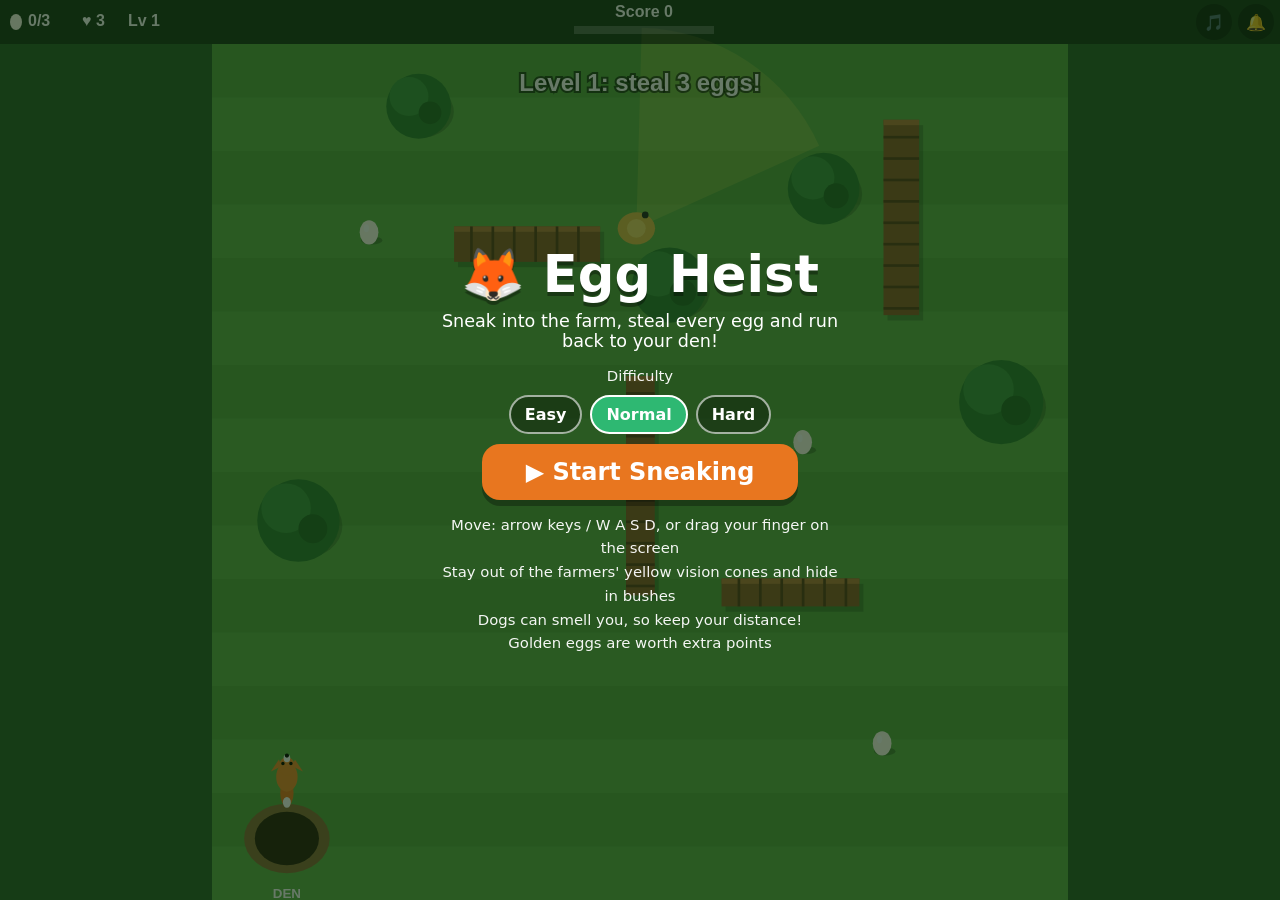
<file: Egg Heist/index.html>
<!DOCTYPE html>
<html lang="en">
<head>
<meta charset="utf-8">
<meta name="viewport" content="width=device-width, initial-scale=1, maximum-scale=1, user-scalable=no">
<title>Egg Heist - Sneaky Fox Stealth Game</title>
<style>
*{box-sizing:border-box;-webkit-tap-highlight-color:transparent;-webkit-touch-callout:none}
html,body{margin:0;height:100%;overflow:hidden;background:#2f6b2f;touch-action:none;user-select:none;-webkit-user-select:none;font-family:"Trebuchet MS",system-ui,sans-serif;color:#fff}
canvas{position:fixed;left:0;top:0;width:100%;height:100%;display:block}
#ov{position:fixed;inset:0;display:flex;align-items:center;justify-content:center;background:rgba(10,40,10,.62);padding:12px;overflow:auto;z-index:8}
.card{text-align:center;max-width:400px;width:100%}
h1{margin:0 0 6px;font-size:clamp(2rem,9vw,3.2rem);text-shadow:0 4px 0 rgba(0,0,0,.35)}
#msg{margin:0 0 8px;font-size:1.1rem}
#stats{font-size:1.15rem;font-weight:800;line-height:1.7;margin-bottom:8px}
#go{border:0;border-radius:18px;font:inherit;font-weight:800;font-size:1.5rem;padding:14px 44px;color:#fff;background:#e8761f;cursor:pointer;box-shadow:0 6px 0 rgba(0,0,0,.3)}
.chips{display:flex;gap:8px;justify-content:center;flex-wrap:wrap;margin:6px 0 10px}.chip{border:2px solid rgba(255,255,255,.6);background:rgba(0,0,0,.3);color:#fff;font:inherit;font-weight:800;padding:8px 14px;border-radius:999px;cursor:pointer}.chip.on{background:#2eb872;border-color:#fff}
#go:active{transform:translateY(4px);box-shadow:0 2px 0 rgba(0,0,0,.3)}
.how{margin:14px 0 0;font-size:.93rem;line-height:1.6;opacity:.95}
.sb{position:fixed;top:4px;border:0;border-radius:50%;width:36px;height:36px;font-size:1rem;background:rgba(0,0,0,.35);color:#fff;cursor:pointer;z-index:5}
#mute{right:6px}#mus{right:48px}
</style>
</head>
<body>
<canvas id="c"></canvas>
<button class="sb" id="mus" aria-label="Music">🎵</button>
<button class="sb" id="mute" aria-label="Sound effects">🔔</button>
<div id="ov">
  <div class="card">
    <h1>🦊 Egg Heist</h1>
    <p id="msg">Sneak into the farm, steal every egg and run back to your den!</p>
    <div id="stats"></div>
    <div class="how">Difficulty</div><div id="diff" class="chips"></div>
    <button id="go">▶ Start Sneaking</button>
    <p class="how">Move: arrow keys / W A S D, or drag your finger on the screen<br>Stay out of the farmers' yellow vision cones and hide in bushes<br>Dogs can smell you, so keep your distance!<br>Golden eggs are worth extra points</p>
  </div>
</div>
<script>
(function () {
  var $ = function (i) { return document.getElementById(i); };
  var cv = $('c'), cx = cv.getContext('2d'), W = 0, H = 0, D = 1, S = 1, offX = 0, offY = 44;
  var VW = 640, VH = 640, TOP = 44;
  var st = 'title', level = 0, lives = 3, score = 0, best = +ls('eh_best') || 0;
  var pl = { x: 56, y: 540, r: 10, face: -1, hide: 0 }, den = { x: 56, y: 598, r: 26 };
  var walls = [], bushes = [], eggs = [], farmers = [], dogs = [];
  var alertV = 0, elapsed = 0, got = 0, total = 0, gotAll = false, stealth = true, timer = 0, msg = '', msgT = 0, shake = 0, t = 0;
  var keys = { x: 0, y: 0 }, joy = null;
  var ac = null, muted = false, musicOn = true, mt = null, mstep = 0, warned = false;

  function ls(k) { try { return localStorage.getItem(k); } catch (e) { return null; } }
  function sv(k, v) { try { localStorage.setItem(k, v); } catch (e) {} }
  var DN = ['Easy', 'Normal', 'Hard'], LIVES = [5, 3, 2], CONE = [[120, .5], [150, .56], [175, .64]], SPD = [.8, 1, 1.25];
  var diff = (function () { var v = ls('eh_diff'); return v === null ? 1 : Math.min(2, Math.max(0, +v)); })();
  function buildMenu() {
    var d = $('diff'); d.innerHTML = '';
    DN.forEach(function (n, i) {
      var b = document.createElement('button'); b.className = 'chip' + (i === diff ? ' on' : ''); b.textContent = n;
      b.onclick = function () { diff = i; sv('eh_diff', i); buildMenu(); }; d.appendChild(b);
    });
  }
  function clamp(v, a, b) { return Math.max(a, Math.min(b, v)); }
  function rngf(seed) { return function () { seed |= 0; seed = seed + 0x6D2B79F5 | 0; var q = Math.imul(seed ^ seed >>> 15, 1 | seed); q = q + Math.imul(q ^ q >>> 7, 61 | q) ^ q; return ((q ^ q >>> 14) >>> 0) / 4294967296; }; }

  function resize() {
    D = Math.min(2, window.devicePixelRatio || 1);
    W = window.innerWidth; H = window.innerHeight;
    cv.width = W * D; cv.height = H * D; cv.style.width = W + 'px'; cv.style.height = H + 'px';
    S = Math.max(.3, Math.min(W / VW, (H - TOP) / VH));
    offX = (W - VW * S) / 2; offY = TOP + Math.max(0, (H - TOP - VH * S) * .25);
  }
  window.addEventListener('resize', resize); resize();

  /* ================= SOUND ================= */
  function actx() { if (!ac) { try { ac = new (window.AudioContext || window.webkitAudioContext)(); } catch (e) {} } if (ac && ac.state === 'suspended') ac.resume(); return ac; }
  function tone(f, d, type, vol, f2, delay) {
    if (muted || !actx()) return;
    var o = ac.createOscillator(), g = ac.createGain(), s = ac.currentTime + (delay || 0);
    o.type = type || 'square'; o.frequency.setValueAtTime(f, s);
    if (f2) o.frequency.exponentialRampToValueAtTime(f2, s + d);
    g.gain.setValueAtTime(vol || .08, s); g.gain.exponentialRampToValueAtTime(.001, s + d);
    o.connect(g); g.connect(ac.destination); o.start(s); o.stop(s + d + .02);
  }
  function noise(d, vol) {
    if (muted || !actx()) return;
    var n = Math.floor(ac.sampleRate * d), b = ac.createBuffer(1, n, ac.sampleRate), a = b.getChannelData(0);
    for (var i = 0; i < n; i++) a[i] = (Math.random() * 2 - 1) * (1 - i / n);
    var s = ac.createBufferSource(), g = ac.createGain(); s.buffer = b; g.gain.value = vol || .3;
    s.connect(g); g.connect(ac.destination); s.start();
  }
  function seq(a, d, type, vol, gap) { a.forEach(function (f, i) { tone(f, d, type, vol, 0, i * gap); }); }
  var sfx = {
    egg: function () { tone(660, .08, 'square', .07, 990); tone(1320, .12, 'square', .06, 0, .08); },
    gold: function () { seq([784, 988, 1175, 1568, 1976], .12, 'triangle', .09, .07); },
    warn: function () { tone(520, .14, 'sawtooth', .07, 780); },
    bark: function () { noise(.07, .25); tone(190, .12, 'square', .08, 110); },
    caught: function () { noise(.3, .3); seq([523, 440, 349, 262, 196], .16, 'sawtooth', .07, .1); },
    all: function () { seq([523, 659, 784, 1047], .1, 'square', .06, .08); },
    win: function () { seq([523, 659, 784, 1047, 784, 1047, 1319, 1568], .16, 'square', .06, .12); },
    over: function () { seq([392, 330, 262, 196], .3, 'sawtooth', .07, .3); }
  };
  var MEL = [0, 3, 7, 3, 5, 8, 12, 8, 0, 3, 7, 10, 5, 3, 2, null];
  function music(on) {
    clearInterval(mt); mt = null;
    if (!on || !musicOn) return;
    mstep = 0;
    mt = setInterval(function () {
      if (muted || !ac || st !== 'play') return;
      var n = MEL[mstep % 16];
      if (n !== null) tone(220 * Math.pow(2, n / 12), .12, 'triangle', .06);
      if (mstep % 4 === 0) tone(110 * Math.pow(2, (mstep % 8 === 0 ? 0 : -2) / 12), .45, 'sine', .08);
      mstep++;
    }, 230);
  }

  /* ================= LEVEL ================= */
  function ov(a, b, m) { return !(a.x > b.x + b.w + m || a.x + a.w < b.x - m || a.y > b.y + b.h + m || a.y + a.h < b.y - m); }
  function circRect(x, y, r, w) { var nx = clamp(x, w.x, w.x + w.w), ny = clamp(y, w.y, w.y + w.h); return Math.hypot(x - nx, y - ny) < r; }
  function segRect(x1, y1, x2, y2, w) {
    var dx = x2 - x1, dy = y2 - y1, t0 = 0, t1 = 1, p = [-dx, dx, -dy, dy], q = [x1 - w.x, w.x + w.w - x1, y1 - w.y, w.y + w.h - y1], i;
    for (i = 0; i < 4; i++) {
      if (p[i] === 0) { if (q[i] < 0) return false; }
      else { var u = q[i] / p[i]; if (p[i] < 0) { if (u > t1) return false; if (u > t0) t0 = u; } else { if (u < t0) return false; if (u < t1) t1 = u; } }
    }
    return true;
  }
  function los(x1, y1, x2, y2) { for (var i = 0; i < walls.length; i++) if (segRect(x1, y1, x2, y2, walls[i])) return false; return true; }
  function infl(w, m) { return { x: w.x - m, y: w.y - m, w: w.w + 2 * m, h: w.h + 2 * m }; }

  function genLevel(n) {
    var rng = rngf(1000 + n * 77), i, k;
    walls = []; bushes = []; eggs = []; farmers = []; dogs = [];
    var nw = 4 + Math.min(5, n);
    for (k = 0; k < 300 && walls.length < nw; k++) {
      var hz = rng() < .5, w = hz ? 70 + rng() * 110 : 20 + rng() * 8, h = hz ? 20 + rng() * 8 : 70 + rng() * 110;
      var r = { x: 50 + rng() * (VW - 100 - w), y: 50 + rng() * (VH - 120 - h), w: w, h: h };
      if (ov(r, { x: 0, y: 470, w: 200, h: 170 }, 0)) continue;
      if (walls.some(function (o) { return ov(r, o, 46); })) continue;
      walls.push(r);
    }
    function free(rad, minStart, minOther, others) {
      for (var a = 0; a < 200; a++) {
        var x = 30 + rng() * (VW - 60), y = 30 + rng() * (VH - 60);
        if (Math.hypot(x - 56, y - 560) < minStart) continue;
        if (walls.some(function (w) { return circRect(x, y, rad + 12, w); })) continue;
        if (others && others.some(function (o) { return Math.hypot(x - o.x, y - o.y) < minOther; })) continue;
        return { x: x, y: y };
      }
      return { x: 320, y: 320 };
    }
    total = Math.min(9, 3 + n);
    for (i = 0; i < total; i++) { var p = free(10, 140, 70, eggs); p.gold = (i === total - 1 && n >= 1); eggs.push(p); }
    var nb = 5 + Math.min(3, n);
    for (i = 0; i < nb; i++) bushes.push(Object.assign(free(26, 90, 60, bushes), { r: 24 + rng() * 8 }));
    var nf = Math.min(3, 1 + Math.floor(n / 2));
    for (i = 0; i < nf; i++) {
      var wps = null;
      for (k = 0; k < 80 && !wps; k++) {
        var cand = [free(14, 200, 0), free(14, 200, 0), free(14, 200, 0)], ok = true;
        for (var a = 0; a < 3 && ok; a++) { var A = cand[a], B = cand[(a + 1) % 3]; if (walls.some(function (w) { return segRect(A.x, A.y, B.x, B.y, infl(w, 14)); })) ok = false; }
        if (ok) wps = cand;
      }
      if (!wps) { var q = free(14, 200, 0); wps = [q]; }
      farmers.push({ x: wps[0].x, y: wps[0].y, wps: wps, i: 1 % wps.length, face: rng() * 6.28, speed: Math.min(80, 50 + n * 4) * SPD[diff], pause: 0, seeing: 0 });
    }
    var nd = n >= 2 ? (n >= 5 ? 2 : 1) : 0;
    for (i = 0; i < nd; i++) { var d = free(10, 220, 0); dogs.push({ x: d.x, y: d.y, tx: d.x, ty: d.y, wt: 0, chase: 0, bark: 0 }); }
    pl.x = 56; pl.y = 548; pl.face = -1.57; got = 0; gotAll = false; alertV = 0; elapsed = 0; stealth = true; warned = false;
    timer = 110; st = 'intro'; msg = 'Level ' + (n + 1) + ': steal ' + total + ' eggs!'; msgT = 110;
  }

  /* ================= LOGIC ================= */
  function resolve(o, r) {
    for (var k = 0; k < 2; k++) walls.forEach(function (w) {
      var nx = clamp(o.x, w.x, w.x + w.w), ny = clamp(o.y, w.y, w.y + w.h), dx = o.x - nx, dy = o.y - ny, d = Math.hypot(dx, dy);
      if (d < r) { if (d > .001) { o.x += dx / d * (r - d); o.y += dy / d * (r - d); } else o.y -= r; }
    });
    o.x = clamp(o.x, r, VW - r); o.y = clamp(o.y, r, VH - r);
  }
  function angDiff(a, b) { var d = a - b; return Math.atan2(Math.sin(d), Math.cos(d)); }

  function caught() {
    if (st !== 'play') return;
    st = 'caught'; timer = 0; shake = 1; sfx.caught(); music(false);
  }
  function addScore(n) { score += n; }

  function update(dt) {
    t += dt;
    if (shake > 0) shake = Math.max(0, shake - dt * 2.5);
    if (msgT > 0) msgT--;
    if (st === 'intro') { if (--timer <= 0) { st = 'play'; music(true); } return; }
    if (st === 'caught') {
      timer += dt;
      if (timer > 1.4) {
        lives--;
        if (lives < 0) {
          st = 'over'; sfx.over(); if (score > best) { best = score; sv('eh_best', best); }
          $('msg').textContent = 'The farmer caught you!'; $('stats').innerHTML = 'Score: ' + score + '<br>Level reached: ' + (level + 1) + '<br>🏅 Best: ' + best;
          $('go').textContent = '↻ Try again'; buildMenu(); $('ov').style.display = 'flex';
        } else genLevel(level);
      }
      return;
    }
    if (st === 'clear') { timer += dt; if (timer > 2.2) { level++; genLevel(level); } return; }
    if (st !== 'play') return;
    elapsed += dt;
    var ix = keys.x, iy = keys.y;
    if (joy) { var dx = joy.x - joy.ox, dy = joy.y - joy.oy, m = Math.hypot(dx, dy); if (m > 6) { var f = Math.min(1, m / 40); ix = dx / m * f; iy = dy / m * f; } }
    var mag = Math.hypot(ix, iy); if (mag > 1) { ix /= mag; iy /= mag; }
    pl.x += ix * 125 * dt; pl.y += iy * 125 * dt; resolve(pl, pl.r);
    if (mag > .1) pl.face = Math.atan2(iy, ix);
    pl.hide = bushes.some(function (b) { return Math.hypot(pl.x - b.x, pl.y - b.y) < b.r - 4; }) ? 1 : 0;

    var rate = 0;
    farmers.forEach(function (f) {
      f.seeing = 0;
      if (f.pause > 0) { f.pause -= dt; f.face += Math.sin(t * 3 + f.i) * dt * 1.5; }
      else {
        var wp = f.wps[f.i], dx = wp.x - f.x, dy = wp.y - f.y, d = Math.hypot(dx, dy);
        if (d < 3) { f.i = (f.i + 1) % f.wps.length; f.pause = .9; }
        else { f.x += dx / d * f.speed * dt; f.y += dy / d * f.speed * dt; f.face += angDiff(Math.atan2(dy, dx), f.face) * Math.min(1, 8 * dt); }
      }
      var ddx = pl.x - f.x, ddy = pl.y - f.y, dist = Math.hypot(ddx, ddy), range = pl.hide ? 38 : CONE[diff][0];
      if (dist < range && (dist < 22 || Math.abs(angDiff(Math.atan2(ddy, ddx), f.face)) < CONE[diff][1]) && los(f.x, f.y, pl.x, pl.y)) { f.seeing = 1; rate = Math.max(rate, 1.5 * (1.2 - dist / range * .5)); }
    });
    dogs.forEach(function (g) {
      var dist = Math.hypot(pl.x - g.x, pl.y - g.y), sp = 62;
      if (g.bark > 0) g.bark -= dt;
      if (g.chase > 0) { g.chase -= dt; g.tx = pl.x; g.ty = pl.y; sp = 98; }
      else {
        g.wt -= dt;
        if (g.wt <= 0 || Math.hypot(g.tx - g.x, g.ty - g.y) < 6) { g.tx = clamp(g.x + (Math.random() - .5) * 300, 20, VW - 20); g.ty = clamp(g.y + (Math.random() - .5) * 300, 20, VH - 20); g.wt = 2 + Math.random() * 2; }
        if (dist < 100 && !pl.hide && los(g.x, g.y, pl.x, pl.y)) { g.chase = 2.5; if (g.bark <= 0) { sfx.bark(); g.bark = 3; } }
      }
      var dx = g.tx - g.x, dy = g.ty - g.y, d = Math.hypot(dx, dy);
      if (d > 1) { g.x += dx / d * sp * dt; g.y += dy / d * sp * dt; g.face = Math.atan2(dy, dx); resolve(g, 9); }
      if (dist < 55) rate = Math.max(rate, 2.4);
      if (dist < 17) alertV = 1;
    });
    if (rate > 0) { alertV += rate * dt; if (alertV > .5) stealth = false; if (!warned && alertV > .2) { warned = true; sfx.warn(); } }
    else { alertV = Math.max(0, alertV - .7 * dt); if (alertV < .05) warned = false; }
    if (alertV >= 1) { alertV = 1; caught(); return; }

    for (var i = eggs.length - 1; i >= 0; i--) {
      var e = eggs[i];
      if (Math.hypot(pl.x - e.x, pl.y - e.y) < 17) {
        eggs.splice(i, 1); got++; if (e.gold) { addScore(300); sfx.gold(); } else { addScore(100); sfx.egg(); }
        if (got >= total) { gotAll = true; msg = 'All eggs stolen! Run to your den!'; msgT = 130; sfx.all(); }
      }
    }
    if (gotAll && Math.hypot(pl.x - den.x, pl.y - den.y) < den.r) {
      var tb = Math.max(0, Math.floor((70 - elapsed) * 10)), sb = stealth ? 200 : 0;
      addScore(tb + sb + 150); msg = 'Level complete! Time +' + tb + (sb ? '  Stealth +200' : ''); msgT = 150;
      st = 'clear'; timer = 0; sfx.win(); music(false);
      if (score > best) { best = score; sv('eh_best', best); }
    }
  }

  /* ================= DRAW ================= */
  function ell(x, y, rx, ry, c) { cx.fillStyle = c; cx.beginPath(); cx.ellipse(x, y, rx, ry, 0, 0, 7); cx.fill(); }
  function drawFox() {
    cx.save(); cx.translate(pl.x, pl.y); cx.rotate(pl.face);
    ell(-12, 0, 10, 5, '#e8761f'); ell(-19, 0, 4, 3, '#fff');
    ell(0, 0, 11, 8, '#f08a2c'); ell(8, 0, 7, 6, '#f08a2c');
    cx.fillStyle = '#f08a2c'; cx.beginPath(); cx.moveTo(8, -4); cx.lineTo(4, -12); cx.lineTo(13, -6); cx.fill(); cx.beginPath(); cx.moveTo(8, 4); cx.lineTo(4, 12); cx.lineTo(13, 6); cx.fill();
    ell(14, 0, 3, 2.5, '#fff'); ell(16, 0, 1.6, 1.6, '#000'); ell(10, -3, 1.3, 1.3, '#000'); ell(10, 3, 1.3, 1.3, '#000');
    cx.restore();
  }
  function drawFarmer(f) {
    cx.fillStyle = f.seeing ? 'rgba(255,60,60,.32)' : 'rgba(255,240,90,.2)';
    cx.beginPath(); cx.moveTo(f.x, f.y); cx.arc(f.x, f.y, CONE[diff][0], f.face - CONE[diff][1], f.face + CONE[diff][1]); cx.closePath(); cx.fill();
    ell(f.x, f.y + 3, 12, 6, 'rgba(0,0,0,.25)');
    ell(f.x, f.y, 11, 11, '#2d5fc0'); ell(f.x, f.y, 7, 7, '#ffcf9f');
    ell(f.x, f.y, 15, 15, 'rgba(0,0,0,0)'); cx.fillStyle = '#e0b84a'; cx.beginPath(); cx.ellipse(f.x, f.y, 14, 12, 0, 0, 7); cx.fill(); ell(f.x, f.y, 7, 7, '#f1d36a');
    cx.fillStyle = '#222'; cx.beginPath(); cx.arc(f.x + Math.cos(f.face) * 12, f.y + Math.sin(f.face) * 12, 2.5, 0, 7); cx.fill();
    if (f.seeing) { cx.fillStyle = '#ff3030'; cx.font = 'bold 22px sans-serif'; cx.textAlign = 'center'; cx.fillText('!', f.x, f.y - 20); }
  }
  function drawDog(g) {
    cx.save(); cx.translate(g.x, g.y); cx.rotate(g.face || 0);
    ell(0, 0, 11, 6, '#8a5a2b'); ell(10, 0, 6, 5, '#a26a35'); ell(14, 0, 2, 2, '#000'); ell(-11, Math.sin(t * 14) * 2, 5, 2, '#8a5a2b');
    ell(8, -5, 3, 2, '#5c3a18'); ell(8, 5, 3, 2, '#5c3a18');
    cx.restore();
    if (g.chase > 0) { cx.fillStyle = '#ff3030'; cx.font = 'bold 18px sans-serif'; cx.textAlign = 'center'; cx.fillText('!', g.x, g.y - 14); }
  }

  function draw() {
    cx.setTransform(D, 0, 0, D, 0, 0);
    cx.fillStyle = '#2b5f2b'; cx.fillRect(0, 0, W, H);
    cx.save();
    cx.setTransform(D * S, 0, 0, D * S, D * offX + (shake > 0 ? (Math.random() - .5) * shake * 10 * D : 0), D * offY);
    cx.fillStyle = '#5fae4b'; cx.fillRect(0, 0, VW, VH);
    cx.fillStyle = '#56a443'; for (var y = 0; y < VH; y += 80) cx.fillRect(0, y, VW, 40);
    var pulse = gotAll ? Math.abs(Math.sin(t * 5)) : 0;
    ell(den.x, den.y - 4, den.r + 6, den.r, '#8a6a3a'); ell(den.x, den.y - 4, den.r - 2, den.r - 6, gotAll ? 'rgb(' + Math.floor(40 + pulse * 120) + ',200,90)' : '#2a1b0e');
    cx.fillStyle = '#fff'; cx.font = 'bold 10px sans-serif'; cx.textAlign = 'center'; cx.fillText('DEN', den.x, den.y + den.r + 12);
    walls.forEach(function (w) {
      cx.fillStyle = 'rgba(0,0,0,.2)'; cx.fillRect(w.x + 3, w.y + 4, w.w, w.h);
      cx.fillStyle = '#8b5a2b'; cx.fillRect(w.x, w.y, w.w, w.h);
      cx.fillStyle = '#b57a3e'; cx.fillRect(w.x, w.y, w.w, 4);
      cx.fillStyle = '#5b3a1b'; if (w.w > w.h) for (var x = w.x + 12; x < w.x + w.w - 4; x += 16) cx.fillRect(x, w.y, 2, w.h); else for (var yy = w.y + 12; yy < w.y + w.h - 4; yy += 16) cx.fillRect(w.x, yy, w.w, 2);
    });
    eggs.forEach(function (e) {
      ell(e.x + 2, e.y + 6, 8, 3, 'rgba(0,0,0,.25)');
      if (e.gold) { ell(e.x, e.y, 13 + Math.sin(t * 6) * 2, 13 + Math.sin(t * 6) * 2, 'rgba(255,220,80,.35)'); ell(e.x, e.y, 8, 10, '#ffd23f'); ell(e.x - 2, e.y - 3, 2.5, 3.5, '#fff6b0'); }
      else { ell(e.x, e.y, 7, 9, '#fffaf0'); ell(e.x - 2, e.y - 3, 2, 3, '#fff'); }
    });
    farmers.forEach(drawFarmer); dogs.forEach(drawDog);
    if (st !== 'caught' || Math.floor(t * 10) % 2) drawFox();
    bushes.forEach(function (b) {
      ell(b.x + 2, b.y + 4, b.r, b.r * .8, 'rgba(0,0,0,.2)'); ell(b.x, b.y, b.r, b.r, '#2e7d32'); ell(b.x - b.r * .3, b.y - b.r * .3, b.r * .6, b.r * .6, '#3d9442');
      ell(b.x + b.r * .35, b.y + b.r * .2, b.r * .35, b.r * .35, '#256628');
    });
    cx.restore();

    cx.setTransform(D, 0, 0, D, 0, 0);
    cx.fillStyle = 'rgba(0,0,0,.45)'; cx.fillRect(0, 0, W, TOP);
    var fs = clamp(W * .035, 12, 16); cx.font = 'bold ' + fs + 'px "Trebuchet MS",sans-serif'; cx.textBaseline = 'middle'; cx.textAlign = 'left'; cx.fillStyle = '#fff';
    ell(16, TOP / 2, 6, 8, '#fffaf0'); cx.fillStyle = '#fff'; cx.fillText(got + '/' + total, 28, TOP / 2);
    cx.fillText('♥ ' + Math.max(0, lives), 82, TOP / 2); cx.fillText('Lv ' + (level + 1), 128, TOP / 2);
    cx.textAlign = 'center'; cx.fillText('Score ' + score, W * .5 + 4, TOP / 2 - 9);
    var bw = Math.min(140, W * .3), bx = W / 2 - bw / 2 + 4, by = TOP / 2 + 4;
    cx.fillStyle = 'rgba(255,255,255,.25)'; cx.fillRect(bx, by, bw, 8); cx.fillStyle = alertV > .6 ? '#ff3030' : alertV > .3 ? '#ffb300' : '#7ed957'; cx.fillRect(bx, by, bw * alertV, 8);
    if (msgT > 0 && msg) { cx.font = 'bold ' + clamp(W * .045, 15, 24) + 'px "Trebuchet MS",sans-serif'; cx.textAlign = 'center'; cx.lineWidth = 4; cx.strokeStyle = 'rgba(0,0,0,.6)'; cx.strokeText(msg, W / 2, offY + 40); cx.fillStyle = '#fff'; cx.fillText(msg, W / 2, offY + 40); }
    if (joy) {
      var dx = joy.x - joy.ox, dy = joy.y - joy.oy, m = Math.min(40, Math.hypot(dx, dy)), a = Math.atan2(dy, dx);
      cx.strokeStyle = 'rgba(255,255,255,.5)'; cx.lineWidth = 3; cx.beginPath(); cx.arc(joy.ox, joy.oy, 40, 0, 7); cx.stroke();
      cx.fillStyle = 'rgba(255,255,255,.45)'; cx.beginPath(); cx.arc(joy.ox + Math.cos(a) * m, joy.oy + Math.sin(a) * m, 18, 0, 7); cx.fill();
    }
  }

  var last = 0, acc = 0;
  function loop(ts) {
    var dt = Math.min(.1, (ts - last) / 1000 || 0); last = ts; acc += dt;
    while (acc >= 1 / 60) { update(1 / 60); acc -= 1 / 60; }
    draw(); requestAnimationFrame(loop);
  }
  requestAnimationFrame(loop);

  /* ================= CONTROLS ================= */
  function newGame() { actx(); score = 0; lives = LIVES[diff]; level = 0; $('ov').style.display = 'none'; genLevel(0); }
  var KM = { ArrowLeft: [-1, 0], a: [-1, 0], A: [-1, 0], ArrowRight: [1, 0], d: [1, 0], D: [1, 0], ArrowUp: [0, -1], w: [0, -1], W: [0, -1], ArrowDown: [0, 1], s: [0, 1], S: [0, 1] };
  var held = {};
  function kcalc() { var x = 0, y = 0; for (var k in held) { x += held[k][0]; y += held[k][1]; } keys.x = clamp(x, -1, 1); keys.y = clamp(y, -1, 1); }
  document.addEventListener('keydown', function (e) {
    if (KM[e.key]) { held[e.key] = KM[e.key]; kcalc(); e.preventDefault(); }
    if (e.key === 'Enter' && $('ov').style.display !== 'none') newGame();
  });
  document.addEventListener('keyup', function (e) { if (KM[e.key]) { delete held[e.key]; kcalc(); } });
  window.addEventListener('blur', function () { held = {}; kcalc(); joy = null; });
  cv.addEventListener('pointerdown', function (e) { joy = { id: e.pointerId, ox: e.clientX, oy: e.clientY, x: e.clientX, y: e.clientY }; try { cv.setPointerCapture(e.pointerId); } catch (x) {} });
  cv.addEventListener('pointermove', function (e) { if (joy && joy.id === e.pointerId) { joy.x = e.clientX; joy.y = e.clientY; } });
  function pend(e) { if (joy && joy.id === e.pointerId) joy = null; }
  cv.addEventListener('pointerup', pend); cv.addEventListener('pointercancel', pend);
  $('go').onclick = newGame;
  $('mute').onclick = function () { muted = !muted; this.textContent = muted ? '🔕' : '🔔'; };
  $('mus').onclick = function () { musicOn = !musicOn; this.style.opacity = musicOn ? 1 : .45; music(st === 'play'); };
  if (best) $('stats').innerHTML = '🏅 Best: ' + best;
  buildMenu(); genLevel(0); st = 'title';
})();
</script>
</body>
</html>
</file>
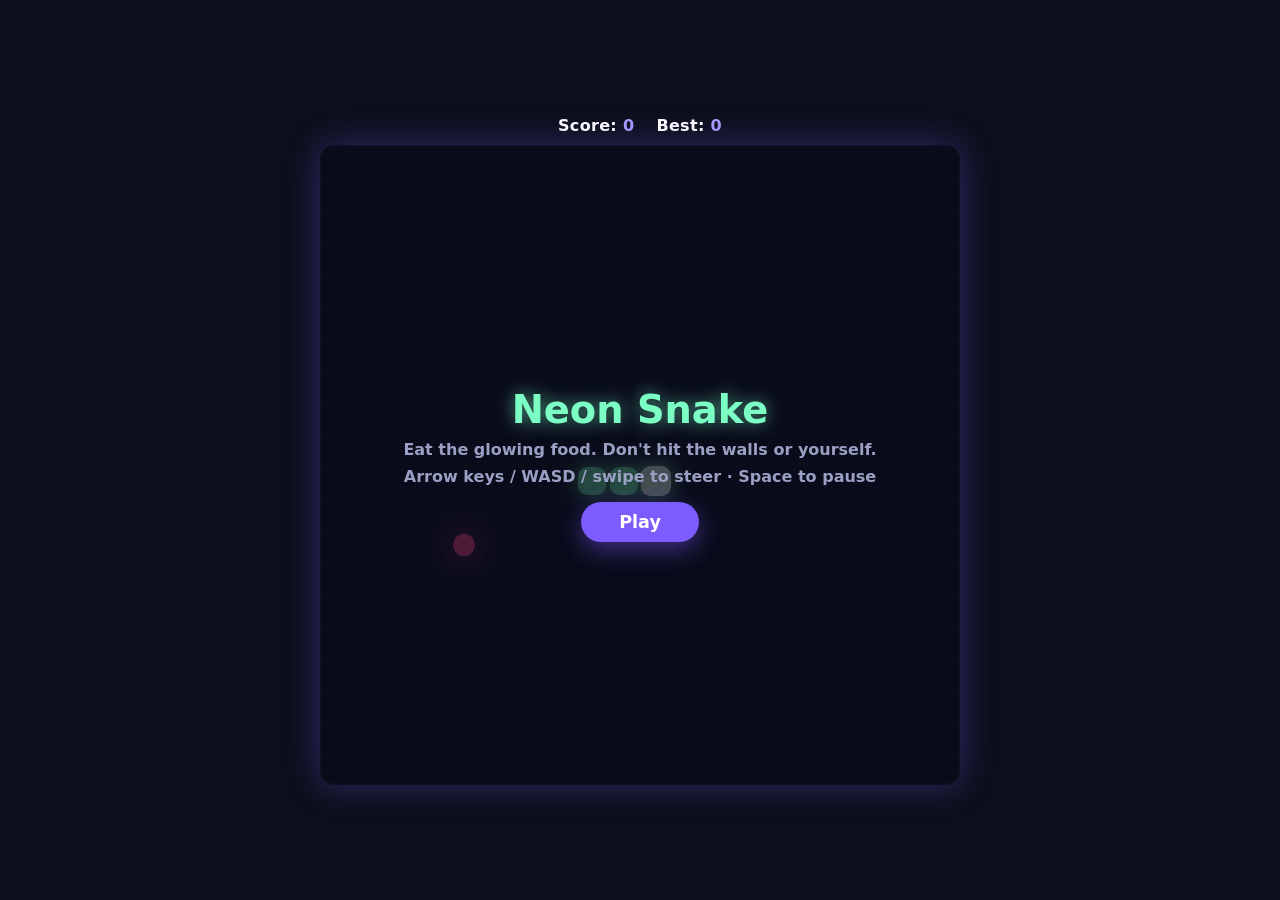
<file: Neon Snake/index.html>
<!DOCTYPE html>
<html lang="en">
<head>
<meta charset="utf-8">
<meta name="viewport" content="width=device-width,initial-scale=1,maximum-scale=1,user-scalable=no">
<title>Neon Snake</title>
<style>
  *{box-sizing:border-box;-webkit-tap-highlight-color:transparent}
  html,body{margin:0;height:100%;background:#0d0f1c;color:#fff;font-family:system-ui,-apple-system,"Segoe UI",Roboto,sans-serif;overflow:hidden;touch-action:none;user-select:none}
  #wrap{position:relative;height:100%;display:flex;flex-direction:column;align-items:center;justify-content:center;gap:10px;padding:8px}
  #hud{display:flex;gap:22px;font-weight:800;font-size:1rem;letter-spacing:.02em}
  #hud span b{color:#a99bff}
  #board{position:relative}
  canvas{display:block;background:#10132a;border-radius:14px;box-shadow:0 0 34px rgba(124,92,255,.35),inset 0 0 0 2px rgba(255,255,255,.06)}
  #ov{position:absolute;inset:0;display:flex;flex-direction:column;align-items:center;justify-content:center;gap:8px;background:rgba(8,9,20,.72);border-radius:14px;text-align:center;cursor:pointer;padding:12px}
  #ov h1{margin:0;font-size:clamp(1.6rem,6vw,2.4rem);color:#7cffc4;text-shadow:0 0 18px rgba(124,255,196,.6)}
  #ov p{margin:0;color:#9aa0c3;font-weight:700}
  #ov .btn{margin-top:8px;border:0;border-radius:999px;background:#7c5cff;color:#fff;font:inherit;font-weight:800;font-size:1.1rem;padding:10px 38px;box-shadow:0 8px 24px rgba(124,92,255,.45);cursor:pointer}
  #pad{display:none;grid-template-columns:repeat(3,56px);grid-template-rows:repeat(2,50px);gap:6px}
  #pad button{border:0;border-radius:12px;background:#20243f;color:#fff;font-size:1.3rem;font-weight:800}
  #pad button:active{background:#7c5cff}
  #pad .u{grid-column:2;grid-row:1}
  #pad .l{grid-column:1;grid-row:2}
  #pad .d{grid-column:2;grid-row:2}
  #pad .r{grid-column:3;grid-row:2}
  @media (pointer:coarse){#pad{display:grid}}
</style>
</head>
<body>
<div id="wrap">
  <div id="hud"><span>Score: <b id="sc">0</b></span><span>Best: <b id="bs">0</b></span></div>
  <div id="board">
    <canvas id="cv"></canvas>
    <div id="ov">
      <h1 id="ovt">Neon Snake</h1>
      <p id="ovp">Eat the glowing food. Don't hit the walls or yourself.</p>
      <p>Arrow keys / WASD / swipe to steer &middot; Space to pause</p>
      <button class="btn" id="go" type="button">Play</button>
    </div>
  </div>
  <div id="pad">
    <button class="u" data-d="u" aria-label="Up">&#9650;</button>
    <button class="l" data-d="l" aria-label="Left">&#9664;</button>
    <button class="d" data-d="d" aria-label="Down">&#9660;</button>
    <button class="r" data-d="r" aria-label="Right">&#9654;</button>
  </div>
</div>

<script>
(function () {
  var N = 20;                       // grid is N x N
  var cv = document.getElementById('cv'), cx = cv.getContext('2d');
  var ov = document.getElementById('ov'), ovt = document.getElementById('ovt'), ovp = document.getElementById('ovp'), go = document.getElementById('go');
  var scEl = document.getElementById('sc'), bsEl = document.getElementById('bs');
  var cell = 20, snake, dir, queue, food, score, best = 0, timer = null, state = 'idle'; // idle | run | pause | over

  try { best = parseInt(localStorage.getItem('neonsnake_best'), 10) || 0; } catch (e) {}
  bsEl.textContent = best;

  var DIRS = { u: [0, -1], d: [0, 1], l: [-1, 0], r: [1, 0] };

  function resize() {
    var pad = document.getElementById('pad');
    var padH = getComputedStyle(pad).display === 'none' ? 0 : 120;
    var size = Math.min(window.innerWidth - 16, window.innerHeight - 70 - padH, 640);
    size = Math.max(200, size);
    cell = Math.floor(size / N);
    cv.width = cv.height = cell * N;
    draw();
  }

  function reset() {
    var m = Math.floor(N / 2);
    snake = [{ x: m, y: m }, { x: m - 1, y: m }, { x: m - 2, y: m }];
    dir = 'r'; queue = [];
    score = 0; scEl.textContent = 0;
    placeFood();
  }

  function placeFood() {
    var free = [];
    for (var x = 0; x < N; x++) for (var y = 0; y < N; y++) {
      var taken = false;
      for (var i = 0; i < snake.length; i++) if (snake[i].x === x && snake[i].y === y) { taken = true; break; }
      if (!taken) free.push({ x: x, y: y });
    }
    food = free.length ? free[Math.floor(Math.random() * free.length)] : null;
  }

  function speed() { return Math.max(65, 140 - score * 3); }

  function start() {
    reset();
    state = 'run';
    ov.style.display = 'none';
    clearTimeout(timer);
    loop();
  }

  function loop() {
    if (state !== 'run') return;
    step();
    if (state === 'run') timer = setTimeout(loop, speed());
  }

  function turn(d) {
    if (state === 'idle' || state === 'over') return;
    var last = queue.length ? queue[queue.length - 1] : dir;
    var opp = { u: 'd', d: 'u', l: 'r', r: 'l' };
    if (d === last || d === opp[last]) return;
    if (queue.length < 3) queue.push(d);
  }

  function step() {
    if (queue.length) dir = queue.shift();
    var v = DIRS[dir], head = { x: snake[0].x + v[0], y: snake[0].y + v[1] };
    if (head.x < 0 || head.y < 0 || head.x >= N || head.y >= N) return die();
    var willEat = food && head.x === food.x && head.y === food.y;
    var body = willEat ? snake : snake.slice(0, -1);   // tail moves away unless we grow
    for (var i = 0; i < body.length; i++) if (body[i].x === head.x && body[i].y === head.y) return die();
    snake.unshift(head);
    if (willEat) {
      score++; scEl.textContent = score;
      if (score > best) { best = score; bsEl.textContent = best; try { localStorage.setItem('neonsnake_best', best); } catch (e) {} }
      placeFood();
      if (!food) return win();
    } else snake.pop();
    draw();
  }

  function die() {
    state = 'over'; draw();
    ovt.textContent = 'Game Over';
    ovp.textContent = 'Score: ' + score + '  \u2022  Best: ' + best;
    go.textContent = 'Play Again';
    ov.style.display = 'flex';
  }
  function win() {
    state = 'over'; draw();
    ovt.textContent = 'You Win!';
    ovp.textContent = 'You filled the whole board!';
    go.textContent = 'Play Again';
    ov.style.display = 'flex';
  }
  function pause(on) {
    if (on && state === 'run') {
      state = 'pause'; clearTimeout(timer);
      ovt.textContent = 'Paused'; ovp.textContent = 'Press Space or tap to continue';
      go.textContent = 'Resume'; ov.style.display = 'flex';
    } else if (!on && state === 'pause') {
      state = 'run'; ov.style.display = 'none'; loop();
    }
  }

  function draw() {
    var w = cv.width;
    cx.clearRect(0, 0, w, w);
    // faint grid
    cx.strokeStyle = 'rgba(255,255,255,.035)'; cx.lineWidth = 1;
    for (var i = 1; i < N; i++) {
      cx.beginPath(); cx.moveTo(i * cell, 0); cx.lineTo(i * cell, w); cx.stroke();
      cx.beginPath(); cx.moveTo(0, i * cell); cx.lineTo(w, i * cell); cx.stroke();
    }
    if (!snake) return;
    // food
    if (food) {
      cx.shadowColor = '#ff4d8d'; cx.shadowBlur = cell;
      cx.fillStyle = '#ff4d8d';
      cx.beginPath(); cx.arc(food.x * cell + cell / 2, food.y * cell + cell / 2, cell * 0.34, 0, Math.PI * 2); cx.fill();
    }
    // snake
    cx.shadowColor = '#7cffc4'; cx.shadowBlur = cell * 0.7;
    for (var k = snake.length - 1; k >= 0; k--) {
      var t = 1 - k / Math.max(snake.length, 8) * 0.55;
      cx.fillStyle = k === 0 ? '#e8fff5' : 'rgba(124,255,196,' + t.toFixed(2) + ')';
      var p = k === 0 ? 1 : 2;
      cx.beginPath();
      if (cx.roundRect) cx.roundRect(snake[k].x * cell + p, snake[k].y * cell + p, cell - p * 2, cell - p * 2, cell * 0.3);
      else cx.rect(snake[k].x * cell + p, snake[k].y * cell + p, cell - p * 2, cell - p * 2);
      cx.fill();
    }
    cx.shadowBlur = 0;
  }

  // ---- input ----
  var KEYS = { ArrowUp: 'u', ArrowDown: 'd', ArrowLeft: 'l', ArrowRight: 'r', w: 'u', s: 'd', a: 'l', d: 'r', W: 'u', S: 'd', A: 'l', D: 'r' };
  window.addEventListener('keydown', function (e) {
    if (e.key === ' ' || e.key === 'Spacebar') {
      e.preventDefault();
      if (state === 'run') pause(true); else if (state === 'pause') pause(false); else start();
      return;
    }
    var d = KEYS[e.key];
    if (d) { e.preventDefault(); if (state === 'idle' || state === 'over') start(); turn(d); }
  });
  go.addEventListener('click', function (e) {
    e.stopPropagation();
    if (state === 'pause') pause(false); else start();
  });
  ov.addEventListener('click', function () { if (state === 'pause') pause(false); else start(); });
  Array.prototype.forEach.call(document.querySelectorAll('#pad button'), function (b) {
    b.addEventListener('touchstart', function (e) { e.preventDefault(); turn(b.getAttribute('data-d')); }, { passive: false });
    b.addEventListener('mousedown', function () { turn(b.getAttribute('data-d')); });
  });

  // swipe on the board
  var sx = 0, sy = 0;
  cv.addEventListener('touchstart', function (e) { sx = e.touches[0].clientX; sy = e.touches[0].clientY; }, { passive: true });
  cv.addEventListener('touchmove', function (e) { e.preventDefault(); }, { passive: false });
  cv.addEventListener('touchend', function (e) {
    var t = e.changedTouches[0], dx = t.clientX - sx, dy = t.clientY - sy;
    if (Math.max(Math.abs(dx), Math.abs(dy)) < 20) return;
    turn(Math.abs(dx) > Math.abs(dy) ? (dx > 0 ? 'r' : 'l') : (dy > 0 ? 'd' : 'u'));
  }, { passive: true });

  document.addEventListener('visibilitychange', function () { if (document.hidden) pause(true); });
  window.addEventListener('resize', resize);

  reset(); resize();
})();
</script>
</body>
</html>
</file>
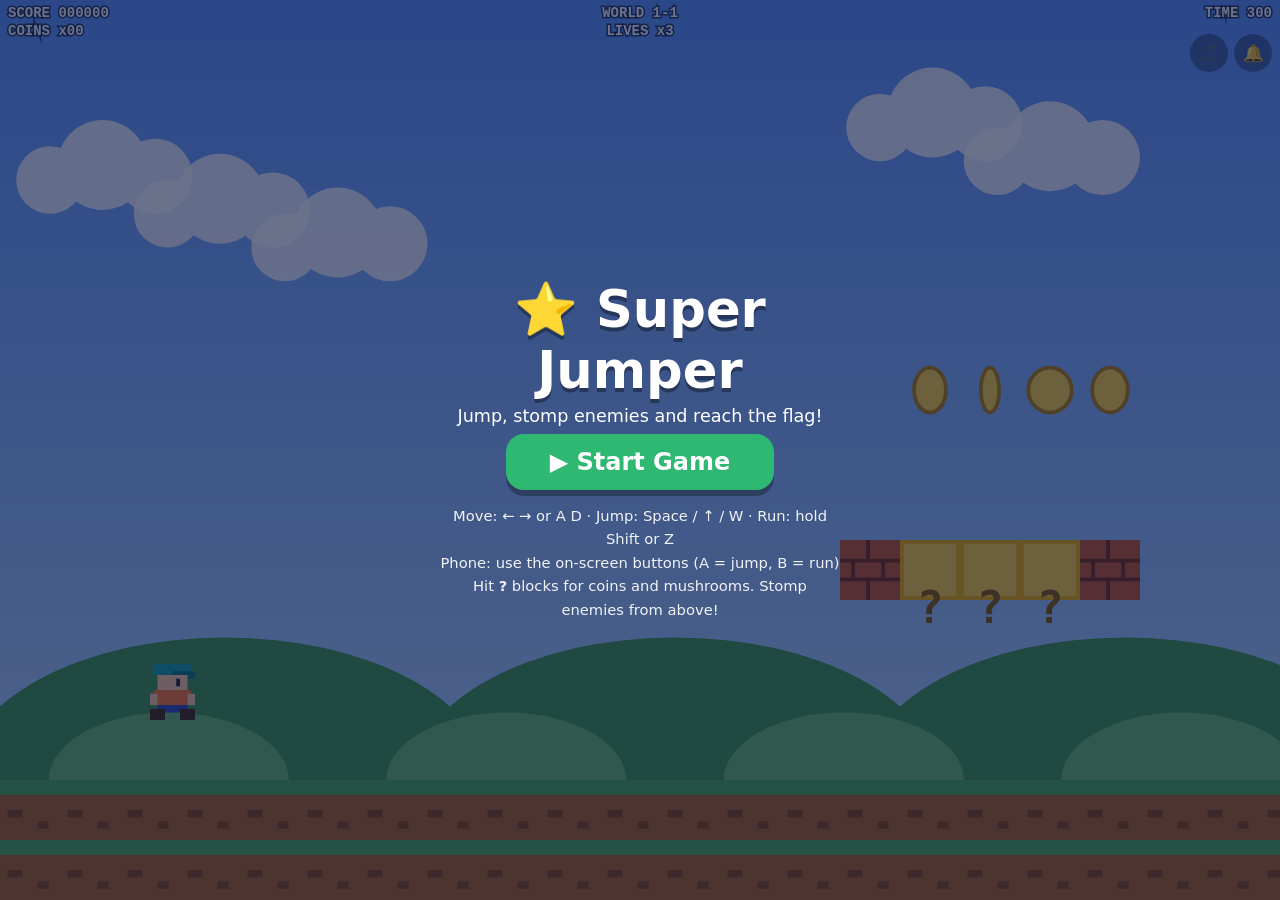
<file: new Mario/index.html>
<!DOCTYPE html>
<html lang="en">
<head>
<meta charset="utf-8">
<meta name="viewport" content="width=device-width, initial-scale=1, maximum-scale=1, user-scalable=no">
<title>Super Jumper - Platform Adventure</title>
<style>
*{box-sizing:border-box;-webkit-tap-highlight-color:transparent;-webkit-touch-callout:none}
html,body{margin:0;height:100%;overflow:hidden;background:#5c94fc;touch-action:none;user-select:none;-webkit-user-select:none;font-family:"Trebuchet MS",system-ui,sans-serif;color:#fff}
canvas{position:fixed;left:0;top:0;width:100%;height:100%;display:block}
#ov{position:fixed;inset:0;display:flex;align-items:center;justify-content:center;background:rgba(10,20,60,.6);padding:12px;overflow:auto;z-index:8}
.card{text-align:center;max-width:400px;width:100%}
h1{margin:0 0 6px;font-size:clamp(2rem,9vw,3.2rem);text-shadow:0 4px 0 rgba(0,0,0,.35)}
#msg{margin:0 0 8px;font-size:1.1rem}
#stats{font-size:1.15rem;font-weight:800;line-height:1.7;margin-bottom:8px}
#go{border:0;border-radius:18px;font:inherit;font-weight:800;font-size:1.5rem;padding:14px 44px;color:#fff;background:#2eb872;cursor:pointer;box-shadow:0 6px 0 rgba(0,0,0,.3)}
#go:active{transform:translateY(4px);box-shadow:0 2px 0 rgba(0,0,0,.3)}
.how{margin:14px 0 0;font-size:.92rem;line-height:1.6;opacity:.92}
.sb{position:fixed;top:34px;border:0;border-radius:50%;width:38px;height:38px;font-size:1.05rem;background:rgba(0,0,0,.35);color:#fff;cursor:pointer;z-index:5}
#mute{right:8px}#mus{right:52px}
#tc{display:none}
.pad{position:fixed;bottom:max(14px,env(safe-area-inset-bottom));display:flex;gap:14px;z-index:6}
.pad.l{left:14px}.pad.r{right:14px}
.pad button{width:72px;height:72px;border-radius:50%;border:3px solid rgba(255,255,255,.55);background:rgba(0,0,0,.35);color:#fff;font:inherit;font-weight:800;font-size:1.5rem;touch-action:none}
.pad button.on{background:rgba(255,255,255,.35)}
.pad.r button#bj{width:84px;height:84px;background:rgba(46,184,114,.55)}
</style>
</head>
<body>
<canvas id="c"></canvas>
<button class="sb" id="mus" aria-label="Music">🎵</button>
<button class="sb" id="mute" aria-label="Sound effects">🔔</button>
<div id="tc">
  <div class="pad l"><button id="bl">◀</button><button id="br">▶</button></div>
  <div class="pad r"><button id="bb">B</button><button id="bj">A</button></div>
</div>
<div id="ov">
  <div class="card">
    <h1>⭐ Super Jumper</h1>
    <p id="msg">Jump, stomp enemies and reach the flag!</p>
    <div id="stats"></div>
    <button id="go">▶ Start Game</button>
    <p class="how">Move: ← → or A D · Jump: Space / ↑ / W · Run: hold Shift or Z<br>Phone: use the on-screen buttons (A = jump, B = run)<br>Hit <b>?</b> blocks for coins and mushrooms. Stomp enemies from above!</p>
  </div>
</div>
<script>
(function () {
  var $ = function (i) { return document.getElementById(i); };
  var cv = $('c'), cx = cv.getContext('2d'), W = 0, H = 0, D = 1, S = 1, offY = 0, visW = 300;
  var T = 16, ROWS = 15, LEVELS = 3;
  var G = [], LEN = 0, enemies = [], items = [], parts = [], pops = [], bumps = [];
  var state = 'title', level = 0, cam = 0, frame = 0, timer = 0, flagY = 0, clearT = 0;
  var score = 0, coins = 0, lives = 3, time = 300, best = +ls('sj_best') || 0;
  var K = { l: 0, r: 0, j: 0, b: 0 };
  var P = { x: 40, y: 0, w: 12, h: 15, vx: 0, vy: 0, big: 0, face: 1, ground: 0, inv: 0, coy: 0, lock: 0, anim: 0, slide: 0 };
  var ac = null, muted = false, musicOn = true, mt = null, mstep = 0;
  var THEME = [['#5c94fc', '#bfe3ff', '#6bbf6b', '#3f9a4a', 0], ['#7a4fc8', '#ffb07a', '#5a8a63', '#335f4a', 0], ['#0b1040', '#2c3a8a', '#244a55', '#17323f', 1]];
  var STARS = []; for (var q = 0; q < 50; q++) STARS.push([Math.random(), Math.random() * .55, Math.random() * 1.2 + .4]);

  function ls(k) { try { return localStorage.getItem(k); } catch (e) { return null; } }
  function sv(k, v) { try { localStorage.setItem(k, v); } catch (e) {} }

  function resize() {
    D = Math.min(2, window.devicePixelRatio || 1);
    W = window.innerWidth; H = window.innerHeight;
    cv.width = W * D; cv.height = H * D; cv.style.width = W + 'px'; cv.style.height = H + 'px';
    S = Math.min(H / (ROWS * T), W / 256); if (S < .5) S = .5;
    visW = W / S; offY = Math.max(0, (H - ROWS * T * S) * .35);
  }
  window.addEventListener('resize', resize); resize();

  /* ================= SOUND ================= */
  function actx() { if (!ac) { try { ac = new (window.AudioContext || window.webkitAudioContext)(); } catch (e) {} } if (ac && ac.state === 'suspended') ac.resume(); return ac; }
  function tone(f, d, type, vol, f2, delay) {
    if (muted || !actx()) return;
    var o = ac.createOscillator(), g = ac.createGain(), s = ac.currentTime + (delay || 0);
    o.type = type || 'square'; o.frequency.setValueAtTime(f, s);
    if (f2) o.frequency.exponentialRampToValueAtTime(f2, s + d);
    g.gain.setValueAtTime(vol || .08, s); g.gain.exponentialRampToValueAtTime(.001, s + d);
    o.connect(g); g.connect(ac.destination); o.start(s); o.stop(s + d + .02);
  }
  function noise(d, vol) {
    if (muted || !actx()) return;
    var n = Math.floor(ac.sampleRate * d), b = ac.createBuffer(1, n, ac.sampleRate), a = b.getChannelData(0);
    for (var i = 0; i < n; i++) a[i] = (Math.random() * 2 - 1) * (1 - i / n);
    var s = ac.createBufferSource(), g = ac.createGain(); s.buffer = b; g.gain.value = vol || .3;
    s.connect(g); g.connect(ac.destination); s.start();
  }
  function seq(a, d, type, vol, gap) { a.forEach(function (f, i) { tone(f, d, type, vol, 0, i * gap); }); }
  var sfx = {
    jump: function (b) { tone(b ? 240 : 330, .16, 'square', .07, b ? 500 : 700); },
    coin: function () { tone(988, .07, 'square', .06); tone(1319, .25, 'square', .06, 0, .07); },
    stomp: function () { tone(220, .12, 'square', .09, 60); noise(.06, .15); },
    bump: function () { tone(120, .1, 'square', .1, 70); },
    brick: function () { noise(.28, .35); tone(160, .15, 'sawtooth', .06, 50); },
    item: function () { seq([392, 523, 659, 784], .1, 'square', .06, .06); },
    power: function () { seq([523, 659, 784, 1047, 1319, 1568], .1, 'square', .06, .06); },
    down: function () { seq([784, 659, 523, 392, 262], .11, 'sawtooth', .06, .08); },
    die: function () { seq([784, 698, 659, 587, 523, 392, 330, 262], .13, 'square', .06, .12); },
    flag: function () { tone(1300, 1.1, 'triangle', .12, 180); },
    win: function () { seq([523, 659, 784, 1047, 784, 1047, 1319, 1568], .16, 'square', .06, .13); },
    life: function () { seq([659, 784, 1319, 1047, 1175, 1568], .09, 'square', .06, .08); },
    over: function () { seq([392, 330, 262, 196], .3, 'sawtooth', .07, .3); },
    tick: function () { tone(1500, .03, 'square', .04); }
  };
  var MEL = [
    [0, 4, 7, 12, 7, 4, 0, null, 2, 5, 9, 14, 9, 5, 2, null, 4, 7, 11, 16, 11, 7, 4, null, 0, 4, 7, 12, 16, 12, 7, 4],
    [0, 3, 7, 12, 7, 3, 0, null, -2, 2, 5, 10, 5, 2, -2, null, 3, 7, 10, 15, 10, 7, 3, null, 0, 3, 7, 10, 12, 10, 7, 3],
    [0, 2, 5, 9, 12, 9, 5, 2, 3, 5, 8, 12, 15, 12, 8, 5, 5, 7, 10, 14, 17, 14, 10, 7, 2, 5, 9, 12, 14, 12, 9, 5]
  ];
  var BASS = [[-12, -10, -8, -12], [-12, -14, -9, -12], [-12, -9, -7, -10]], TEMPO = [150, 165, 125];
  function music(on) {
    clearInterval(mt); mt = null;
    if (!on || !musicOn) return;
    mstep = 0;
    mt = setInterval(function () {
      if (muted || !ac || state !== 'play') return;
      var n = MEL[level][mstep % 32];
      if (n !== null) tone(261.63 * Math.pow(2, n / 12), .14, 'square', .03);
      if (mstep % 8 === 0) tone(261.63 * Math.pow(2, BASS[level][(mstep >> 3) % 4] / 12), .7, 'triangle', .08);
      if (mstep % 2 === 1) noise(.02, .03);
      mstep++;
    }, TEMPO[level]);
  }

  /* ================= LEVEL GENERATION ================= */
  function rngf(seed) { return function () { seed |= 0; seed = seed + 0x6D2B79F5 | 0; var t = Math.imul(seed ^ seed >>> 15, 1 | seed); t = t + Math.imul(t ^ t >>> 7, 61 | t) ^ t; return ((t ^ t >>> 14) >>> 0) / 4294967296; }; }
  function gen(n) {
    var rng = rngf(777 + n * 131), r, c, i, j;
    LEN = 130 + n * 35; G = []; enemies = [];
    for (r = 0; r < ROWS; r++) { G[r] = []; for (c = 0; c < LEN; c++) G[r][c] = (r >= 13) ? '#' : '.'; }
    'B?M?B'.split('').forEach(function (ch, k) { G[9][14 + k] = ch; });
    for (i = 0; i < 4; i++) G[6][15 + i] = 'c';
    var x = 24;
    while (x < LEN - 30) {
      var p = rng();
      if (p < .17 + .04 * n) {
        var w = 2 + (rng() < .35 + .15 * n ? 1 : 0);
        for (i = 0; i < w; i++) G[13][x + i] = G[14][x + i] = '.';
        for (i = 0; i < w + 2; i++) G[9][x - 1 + i] = (i === 1 && rng() < .5) ? 'c' : G[9][x - 1 + i];
        x += w + 2;
      } else if (p < .34) {
        var h = 2 + Math.floor(rng() * 2);
        for (j = 0; j < h; j++) { G[12 - j][x] = 'P'; G[12 - j][x + 1] = 'P'; }
        x += 4;
      } else if (p < .5) {
        var s = 3 + (n > 0 ? 1 : 0);
        for (i = 0; i < s; i++) for (j = 0; j <= i; j++) G[12 - j][x + i] = 'X';
        x += s + 2;
      } else if (p < .68) {
        var pw = 3 + Math.floor(rng() * 4);
        for (i = 0; i < pw; i++) G[9][x + i] = rng() < .4 ? '?' : 'B';
        if (rng() < .45) G[9][x + Math.floor(pw / 2)] = 'M';
        if (rng() < .5) for (i = 0; i < pw; i++) G[6][x + i] = 'c';
        x += pw + 1;
      } else if (p < .88) {
        var k = 1 + Math.floor(rng() * (2 + n));
        for (i = 0; i < k; i++) { var ec = x + i * 3; if (G[13][ec] === '#' && G[12][ec] === '.') enemies.push({ c: ec, t: (n > 0 && rng() < .35) ? 'u' : 'e' }); }
        x += k * 3 + 1;
      } else {
        for (i = 0; i < 5; i++) G[10 - (i === 2 ? 1 : 0)][x + i] = 'c';
        x += 6;
      }
      x += 2 + Math.floor(rng() * 3);
    }
    var fc = LEN - 12;
    G[12][fc] = 'X';
    for (r = 3; r <= 11; r++) G[r][fc] = 'F';
    return fc;
  }
  var FC = 0;

  function loadLevel(n, keepBig) {
    level = n; FC = gen(n);
    enemies = enemies.map(function (e) { return { x: e.c * T + 2, y: 12 * T - 2, w: 12, h: 12, vx: -(e.t === 'u' ? .35 : .5), vy: 0, dir: -1, t: e.t, act: 0, ground: 0, hw: 0 }; });
    items = []; parts = []; pops = []; bumps = [];
    P.x = 40; P.y = 12 * T - 15; P.vx = 0; P.vy = 0; P.h = 15; P.big = 0; P.inv = 0; P.slide = 0; P.face = 1; P.hide = 0;
    if (keepBig) { P.big = 1; P.h = 30; P.y -= 15; }
    cam = 0; time = 300; frame = 0; flagY = 3 * T; timer = 90; state = 'intro';
  }

  /* ================= PHYSICS ================= */
  function solid(c, r) {
    if (c < 0 || c >= LEN) return true;
    if (r < 0 || r >= ROWS) return false;
    return '#BXMP?m'.indexOf(G[r][c]) >= 0;
  }
  function move(b, pl) {
    b.hw = 0; b.x += b.vx;
    var r0 = Math.floor(b.y / T), r1 = Math.floor((b.y + b.h - .01) / T), c, r;
    if (b.vx !== 0) {
      var cc = b.vx > 0 ? Math.floor((b.x + b.w - .01) / T) : Math.floor(b.x / T);
      for (r = r0; r <= r1; r++) if (solid(cc, r)) { b.x = b.vx > 0 ? cc * T - b.w : (cc + 1) * T; b.hw = 1; b.vx = 0; break; }
    }
    b.ground = 0; b.y += b.vy;
    var c0 = Math.floor(b.x / T), c1 = Math.floor((b.x + b.w - .01) / T);
    if (b.vy > 0) {
      var rb = Math.floor((b.y + b.h - .01) / T);
      for (c = c0; c <= c1; c++) if (solid(c, rb)) { b.y = rb * T - b.h; b.vy = 0; b.ground = 1; break; }
    } else if (b.vy < 0) {
      var rt = Math.floor(b.y / T), best = -1;
      for (c = c0; c <= c1; c++) if (solid(c, rt)) { if (best < 0 || Math.abs(c * T + 8 - (b.x + b.w / 2)) < Math.abs(best * T + 8 - (b.x + b.w / 2))) best = c; }
      if (best >= 0) { b.y = (rt + 1) * T; b.vy = 0; if (pl) bump(best, rt); }
    }
  }
  function pop(x, y, txt) { pops.push({ x: x, y: y, t: 0, s: txt }); }
  function addScore(n, x, y) { score += n; if (x != null) pop(x, y, String(n)); }
  function addCoin() { coins++; if (coins >= 100) { coins -= 100; lives++; sfx.life(); } }

  function bump(c, r) {
    var ch = G[r][c];
    if (ch === '?') { G[r][c] = 'm'; bumps.push({ c: c, r: r, t: 0 }); parts.push({ coin: 1, x: c * T + 4, y: r * T - 4, vy: -5, t: 0 }); addCoin(); addScore(200, c * T, r * T - 14); sfx.coin(); }
    else if (ch === 'M') { G[r][c] = 'm'; bumps.push({ c: c, r: r, t: 0 }); items.push({ x: c * T + 2, y: r * T, w: 12, h: 12, vx: 0, vy: 0, dir: 1, em: 16, ty: r * T - 12, ground: 0 }); sfx.item(); }
    else if (ch === 'B') {
      if (P.big) { G[r][c] = '.'; for (var i = 0; i < 4; i++) parts.push({ x: c * T + (i % 2) * 8, y: r * T + (i >> 1) * 8, vx: (i % 2 ? 1.4 : -1.4), vy: -4 - (i >> 1) * 1.5, t: 0 }); addScore(50); sfx.brick(); }
      else { bumps.push({ c: c, r: r, t: 0 }); sfx.bump(); }
    } else sfx.bump();
    enemies.forEach(function (e) {
      if (!e.fl && !e.sq && e.ground && Math.abs(e.y + e.h - r * T) < 3 && e.x + e.w > c * T && e.x < (c + 1) * T) { e.fl = 1; e.vy = -4; e.vx = P.x < e.x ? 1 : -1; addScore(100, e.x, e.y - 10); sfx.stomp(); }
    });
  }

  /* ================= GAME LOGIC ================= */
  function hurt() {
    if (P.inv > 0 || state !== 'play') return;
    if (P.big) { P.big = 0; P.y += 15; P.h = 15; P.inv = 100; sfx.down(); }
    else die();
  }
  function die() {
    if (state !== 'play') return;
    state = 'dead'; timer = 0; P.vy = -7; P.vx = 0; music(false); sfx.die();
  }
  function startWin() {
    state = 'win'; P.vx = 0; P.vy = 0; P.slide = 1; music(false); sfx.flag();
    addScore(1000, P.x, P.y - 10);
  }

  function stepPlayer() {
    var p = P, run = K.b, max = run ? 2.3 : 1.5, a = p.ground ? .14 : .1;
    if (K.l && !K.r) { p.vx -= a; p.face = -1; }
    else if (K.r && !K.l) { p.vx += a; p.face = 1; }
    else { p.vx *= p.ground ? .84 : .97; if (Math.abs(p.vx) < .04) p.vx = 0; }
    if (p.vx > max) p.vx = Math.max(max, p.vx - .05); if (p.vx < -max) p.vx = Math.min(-max, p.vx + .05);
    if (p.ground) p.coy = 6; else if (p.coy > 0) p.coy--;
    if (K.j) { if (!p.lock && p.coy > 0) { p.vy = -(6.9 + Math.abs(p.vx) * .35); p.coy = 0; p.lock = 1; p.ground = 0; sfx.jump(p.big); } } else p.lock = 0;
    p.vy += (p.vy < 0 && K.j) ? .34 : .78; if (p.vy > 8) p.vy = 8;
    move(p, true);
    if (p.x < cam) { p.x = cam; if (p.vx < 0) p.vx = 0; }
    p.anim += Math.abs(p.vx) * .12;
    if (p.inv > 0) p.inv--;
    if (p.y > ROWS * T + 20) { die(); return; }
    var c0 = Math.floor(p.x / T), c1 = Math.floor((p.x + p.w - .01) / T), r0 = Math.floor(p.y / T), r1 = Math.floor((p.y + p.h - .01) / T), c, r;
    for (r = r0; r <= r1; r++) for (c = c0; c <= c1; c++) {
      if (r < 0 || r >= ROWS) continue;
      var ch = G[r][c];
      if (ch === 'c') { G[r][c] = '.'; addCoin(); addScore(100); sfx.coin(); }
      else if (ch === 'F') { startWin(); return; }
    }
  }

  function stepEnemies() {
    enemies.forEach(function (e) {
      if (e.rm) return;
      if (e.fl) { e.vy += .5; e.y += e.vy; e.x += e.vx; if (e.y > ROWS * T + 40) e.rm = 1; return; }
      if (e.sq) { if (--e.sq <= 0) e.rm = 1; return; }
      if (!e.act) { if (e.x < cam + visW + 24) e.act = 1; else return; }
      e.vx = e.dir * (e.t === 'u' ? .35 : .5); e.vy += .5; if (e.vy > 7) e.vy = 7;
      move(e); if (e.hw) e.dir *= -1;
      if (e.y > ROWS * T + 40) { e.rm = 1; return; }
      if (state !== 'play') return;
      if (P.x < e.x + e.w && P.x + P.w > e.x && P.y < e.y + e.h && P.y + P.h > e.y) {
        if (e.t === 'e' && P.vy > 0 && (P.y + P.h - e.y) < 11) {
          e.sq = 24; P.vy = K.j ? -7 : -4.5; addScore(100, e.x, e.y - 10); sfx.stomp();
        } else hurt();
      }
    });
    enemies = enemies.filter(function (e) { return !e.rm; });
  }

  function stepItems() {
    items.forEach(function (m) {
      if (m.em > 0) { m.em--; m.y -= 12 / 16; if (m.em === 0) m.y = m.ty; return; }
      m.vx = m.dir * .9; m.vy += .5; if (m.vy > 7) m.vy = 7;
      move(m); if (m.hw) m.dir *= -1;
      if (m.y > ROWS * T + 30) m.rm = 1;
      if (state === 'play' && P.x < m.x + m.w && P.x + P.w > m.x && P.y < m.y + m.h && P.y + P.h > m.y) {
        m.rm = 1;
        if (!P.big) { P.big = 1; P.y -= 15; P.h = 30; sfx.power(); } else sfx.item();
        addScore(1000, m.x, m.y - 10);
      }
    });
    items = items.filter(function (m) { return !m.rm; });
    parts.forEach(function (p) { p.t++; if (p.coin) { p.vy += .4; p.y += p.vy; if (p.t > 22) p.rm = 1; } else { p.vy += .4; p.y += p.vy; p.x += p.vx; if (p.y > ROWS * T + 20) p.rm = 1; } });
    parts = parts.filter(function (p) { return !p.rm; });
    bumps.forEach(function (b) { b.t++; }); bumps = bumps.filter(function (b) { return b.t < 10; });
    pops.forEach(function (p) { p.t++; p.y -= .5; }); pops = pops.filter(function (p) { return p.t < 50; });
  }

  function endLevelOrGame() {
    if (level + 1 < LEVELS) { loadLevel(level + 1, P.big); }
    else {
      state = 'done'; var nb = score > best; if (nb) { best = score; sv('sj_best', best); }
      $('msg').textContent = '🏆 You finished the whole adventure!';
      $('stats').innerHTML = 'Final score: ' + score + '<br>🏅 Best: ' + best;
      $('go').textContent = '↻ Play again'; $('ov').style.display = 'flex';
    }
  }

  function step() {
    var i;
    if (state === 'intro') { if (--timer <= 0) { state = 'play'; music(true); } return; }
    if (state === 'play') {
      frame++; if (frame % 60 === 0) { time--; if (time <= 0) { die(); return; } }
      stepPlayer(); if (state !== 'play') return;
      stepEnemies(); stepItems();
      var tg = P.x - visW * .4; if (tg > cam) cam = tg;
      cam = Math.max(0, Math.min(cam, LEN * T - visW));
    } else if (state === 'dead') {
      timer++; if (timer > 20) { P.vy += .5; P.y += P.vy; }
      stepItems(); stepEnemies();
      if (timer > 150) {
        lives--;
        if (lives < 0) {
          state = 'over'; sfx.over(); var nb = score > best; if (nb) { best = score; sv('sj_best', best); }
          $('msg').textContent = 'Game Over'; $('stats').innerHTML = 'Score: ' + score + '<br>🏅 Best: ' + best;
          $('go').textContent = '↻ Try again'; setTimeout(function () { if (state === 'over') $('ov').style.display = 'flex'; }, 900);
        } else loadLevel(level, false);
      }
    } else if (state === 'win') {
      stepItems();
      if (P.slide) {
        P.x = FC * T + 1; P.y += 2; flagY = Math.min(flagY + 2, 11 * T - 8);
        if (P.y + P.h >= 13 * T) { P.y = 13 * T - P.h; P.slide = 0; P.face = 1; }
      } else {
        P.vx = 1.1; P.vy += .78; move(P); P.anim += .15; flagY = Math.min(flagY + 2, 11 * T - 8);
        if (P.x > (LEN - 6) * T) { P.hide = 1; state = 'clear'; clearT = 0; sfx.win(); }
      }
    } else if (state === 'clear') {
      clearT++;
      if (time > 0) { var d = Math.min(time, 3); time -= d; score += d * 10; if (clearT % 3 === 0) sfx.tick(); }
      else if (clearT > 140) endLevelOrGame();
    }
  }

  /* ================= DRAWING ================= */
  function rect(x, y, w, h, c) { cx.fillStyle = c; cx.fillRect(x, y, w, h); }
  function drawTile(ch, x, y, c, r) {
    var th = THEME[level];
    if (ch === '#') { rect(x, y, T, T, '#b5651d'); rect(x, y, T, 4, '#4caf50'); rect(x + 2, y + 8, 4, 2, '#8a4a12'); rect(x + 10, y + 11, 3, 2, '#8a4a12'); }
    else if (ch === 'B') { rect(x, y, T, T, '#c8582a'); cx.fillStyle = '#7a2e12'; cx.fillRect(x, y + 5, T, 1); cx.fillRect(x, y + 10, T, 1); cx.fillRect(x + 7, y, 1, 5); cx.fillRect(x + 3, y + 5, 1, 5); cx.fillRect(x + 11, y + 5, 1, 5); cx.fillRect(x + 7, y + 10, 1, 6); }
    else if (ch === '?' || ch === 'M') { rect(x, y, T, T, '#f5b301'); rect(x + 1, y + 1, T - 2, T - 2, '#ffd23f'); cx.fillStyle = '#8a5a00'; cx.font = 'bold 12px monospace'; cx.textAlign = 'center'; cx.fillText('?', x + 8, y + 13); }
    else if (ch === 'm') { rect(x, y, T, T, '#7b5a3a'); rect(x + 2, y + 2, T - 4, T - 4, '#9a7448'); }
    else if (ch === 'X') { rect(x, y, T, T, '#8d93a6'); rect(x + 1, y + 1, T - 2, T - 2, '#b4bacb'); rect(x + 4, y + 4, 8, 8, '#8d93a6'); }
    else if (ch === 'P') { var top = G[r - 1] && G[r - 1][c] !== 'P'; rect(x, y, T, T, '#2e9e3f'); rect(x + 2, y, 3, T, '#6fd47f'); rect(x + 12, y, 2, T, '#1f6e2b'); if (top) { rect(x - 1, y, T + 2, 5, '#3bbd4f'); rect(x - 1, y + 4, T + 2, 1, '#1f6e2b'); } }
    else if (ch === 'c') { var w = Math.abs(Math.sin(frame / 12 + c)) * 5 + 1; cx.fillStyle = '#ffd23f'; cx.beginPath(); cx.ellipse(x + 8, y + 8, w, 6, 0, 0, 7); cx.fill(); cx.strokeStyle = '#b8860b'; cx.lineWidth = 1; cx.stroke(); }
    else if (ch === 'F') { rect(x + 7, y, 2, T, '#e0e0e0'); if (G[r - 1][c] !== 'F') { cx.fillStyle = '#ffd23f'; cx.beginPath(); cx.arc(x + 8, y + 1, 3, 0, 7); cx.fill(); } }
  }
  function drawPlayer() {
    if (P.hide) return;
    if (P.inv > 0 && frame % 4 < 2 && state === 'play') return;
    var p = P, sc = p.h / 15, leg = Math.floor(p.anim) % 2, air = !p.ground;
    cx.save(); cx.translate(Math.floor(p.x), Math.floor(p.y));
    if (p.face < 0) { cx.translate(p.w, 0); cx.scale(-1, 1); }
    cx.scale(1, sc);
    rect(1, 0, 10, 3, '#14a3a3'); rect(6, 2, 6, 2, '#0e7a7a');
    rect(2, 3, 8, 4, '#ffcf9f'); rect(7, 4, 1, 2, '#222');
    rect(1, 7, 10, 4, '#ff7a2f'); rect(0, 8, 2, 3, '#ffcf9f'); rect(10, 8, 2, 3, '#ffcf9f');
    rect(2, 11, 8, 2, '#2d4fc0');
    if (air) { rect(0, 12, 4, 3, '#4a2a12'); rect(8, 12, 4, 3, '#4a2a12'); }
    else if (Math.abs(p.vx) > .1) { rect(leg ? 0 : 3, 13, 4, 2, '#4a2a12'); rect(leg ? 8 : 5, 13, 4, 2, '#4a2a12'); }
    else { rect(1, 13, 4, 2, '#4a2a12'); rect(7, 13, 4, 2, '#4a2a12'); }
    cx.restore();
  }
  function drawEnemy(e) {
    var x = Math.floor(e.x), y = Math.floor(e.y);
    cx.save();
    if (e.fl) { cx.translate(x + 6, y + 6); cx.scale(1, -1); cx.translate(-6, -6); x = 0; y = 0; }
    if (e.sq) { rect(x, y + 8, 12, 4, e.t === 'u' ? '#d63b3b' : '#8e44ad'); cx.restore(); return; }
    var f = Math.floor(frame / 8) % 2;
    if (e.t === 'u') {
      rect(x, y + 3, 12, 8, '#d63b3b'); rect(x + 1, y + 1, 10, 3, '#d63b3b');
      cx.fillStyle = '#fff'; for (var i = 0; i < 3; i++) { cx.beginPath(); cx.moveTo(x + 1 + i * 4, y + 2); cx.lineTo(x + 3 + i * 4, y - 3); cx.lineTo(x + 5 + i * 4, y + 2); cx.fill(); }
      rect(x + 3, y + 5, 2, 3, '#fff'); rect(x + 8, y + 5, 2, 3, '#fff'); rect(x + 4, y + 6, 1, 2, '#000'); rect(x + 9, y + 6, 1, 2, '#000');
      rect(f ? x : x + 2, y + 10, 4, 2, '#7a1b1b'); rect(f ? x + 8 : x + 6, y + 10, 4, 2, '#7a1b1b');
    } else {
      cx.fillStyle = '#8e44ad'; cx.beginPath(); cx.arc(x + 6, y + 6, 6, Math.PI, 0); cx.fill(); rect(x, y + 6, 12, 3, '#8e44ad');
      rect(x + 2, y + 4, 3, 3, '#fff'); rect(x + 7, y + 4, 3, 3, '#fff'); rect(x + 3, y + 5, 1, 2, '#000'); rect(x + 8, y + 5, 1, 2, '#000');
      rect(x + 2, y + 3, 4, 1, '#3b1a4a'); rect(x + 6, y + 3, 4, 1, '#3b1a4a');
      rect(f ? x : x + 2, y + 9, 4, 3, '#4a2a12'); rect(f ? x + 8 : x + 6, y + 9, 4, 3, '#4a2a12');
    }
    cx.restore();
  }
  function drawItem(m) {
    var x = Math.floor(m.x), y = Math.floor(m.y);
    rect(x + 2, y + 6, 8, 6, '#fff3d0'); cx.fillStyle = '#e8505b'; cx.beginPath(); cx.arc(x + 6, y + 6, 6, Math.PI, 0); cx.fill(); rect(x, y + 5, 12, 2, '#e8505b');
    rect(x + 2, y + 2, 3, 3, '#fff'); rect(x + 7, y + 3, 3, 2, '#fff'); rect(x + 4, y + 8, 1, 2, '#000'); rect(x + 7, y + 8, 1, 2, '#000');
  }

  function draw() {
    var th = THEME[level], c0, c1, r, c, i;
    cx.setTransform(D, 0, 0, D, 0, 0);
    var g = cx.createLinearGradient(0, 0, 0, H); g.addColorStop(0, th[0]); g.addColorStop(1, th[1]); cx.fillStyle = g; cx.fillRect(0, 0, W, H);
    cx.setTransform(D * S, 0, 0, D * S, 0, D * offY);
    if (th[4]) { cx.fillStyle = '#fff'; STARS.forEach(function (s) { cx.beginPath(); cx.arc(s[0] * visW, s[1] * ROWS * T, s[2], 0, 7); cx.fill(); }); cx.fillStyle = '#f4f1c9'; cx.beginPath(); cx.arc(visW * .8, 40, 16, 0, 7); cx.fill(); }
    cx.fillStyle = 'rgba(255,255,255,.85)';
    for (i = 0; i < 8; i++) { var cxp = ((i * 190 - cam * .25) % (visW + 260) + visW + 260) % (visW + 260) - 100, cyp = 25 + (i * 37) % 60; cx.beginPath(); cx.arc(cxp, cyp, 12, 0, 7); cx.arc(cxp + 14, cyp + 3, 10, 0, 7); cx.arc(cxp - 14, cyp + 4, 9, 0, 7); cx.fill(); }
    cx.fillStyle = th[3];
    for (i = -1; i < visW / 120 + 2; i++) { var hx = i * 120 - (cam * .35) % 120; cx.beginPath(); cx.ellipse(hx + 60, 13 * T, 70, 38, 0, Math.PI, 0); cx.fill(); }
    cx.fillStyle = th[2];
    for (i = -1; i < visW / 90 + 2; i++) { var bx = i * 90 - (cam * .6) % 90 + 20; cx.beginPath(); cx.ellipse(bx + 25, 13 * T, 32, 18, 0, Math.PI, 0); cx.fill(); }
    cx.save(); cx.translate(-Math.floor(cam), 0);
    var fcx = FC * T;
    rect((LEN - 6) * T, 9 * T, 4 * T, 4 * T, '#9a6b4a'); rect((LEN - 5) * T + 8, 7 * T, 3 * T, 2 * T, '#9a6b4a'); rect((LEN - 5) * T + 24, 11 * T, 14, 2 * T, '#2a1a10');
    for (i = 0; i < 4; i++) rect((LEN - 6) * T + i * 16 + 2, 9 * T - 4, 8, 4, '#9a6b4a');
    items.forEach(drawItem);
    c0 = Math.max(0, Math.floor(cam / T)); c1 = Math.min(LEN - 1, Math.floor((cam + visW) / T) + 1);
    cx.textAlign = 'center';
    for (r = 0; r < ROWS; r++) for (c = c0; c <= c1; c++) {
      var ch = G[r][c]; if (ch === '.') continue;
      var oy = 0; for (var k = 0; k < bumps.length; k++) if (bumps[k].c === c && bumps[k].r === r) oy = -Math.sin(bumps[k].t / 10 * Math.PI) * 5;
      drawTile(ch, c * T, r * T + oy, c, r);
    }
    cx.fillStyle = '#e8505b'; cx.beginPath(); cx.moveTo(fcx + 8, flagY); cx.lineTo(fcx + 8 - 14, flagY + 5); cx.lineTo(fcx + 8, flagY + 10); cx.fill();
    enemies.forEach(drawEnemy);
    parts.forEach(function (p) {
      if (p.coin) { cx.fillStyle = '#ffd23f'; cx.beginPath(); cx.ellipse(p.x + 4, p.y, Math.abs(Math.cos(p.t / 3)) * 4 + 1, 5, 0, 0, 7); cx.fill(); }
      else rect(p.x, p.y, 6, 6, '#c8582a');
    });
    drawPlayer();
    cx.font = 'bold 8px monospace'; cx.textAlign = 'center';
    pops.forEach(function (p) { cx.fillStyle = '#fff'; cx.fillText(p.s, p.x + 6, p.y); });
    cx.restore();
    cx.setTransform(D, 0, 0, D, 0, 0);
    cx.fillStyle = '#12122a'; cx.fillRect(0, offY + ROWS * T * S, W, H);
    var fs = Math.max(11, Math.min(14, W * .03)); cx.font = 'bold ' + fs + 'px "Courier New",monospace'; cx.textBaseline = 'top'; cx.lineWidth = 3; cx.strokeStyle = 'rgba(0,0,0,.6)';
    function txt(s, x, y, al) { cx.textAlign = al; cx.strokeText(s, x, y); cx.fillStyle = '#fff'; cx.fillText(s, x, y); }
    txt('SCORE ' + ('000000' + score).slice(-6), 8, 6, 'left');
    txt('COINS x' + ('0' + coins).slice(-2), 8, 6 + fs * 1.3, 'left');
    txt('WORLD 1-' + (level + 1), W / 2, 6, 'center');
    txt('LIVES x' + Math.max(0, lives), W / 2, 6 + fs * 1.3, 'center');
    txt('TIME ' + time, W - 8, 6, 'right');
    if (state === 'intro') { cx.font = 'bold ' + Math.max(22, W * .05) + 'px "Courier New",monospace'; txt('WORLD 1-' + (level + 1), W / 2, H * .35, 'center'); cx.font = 'bold ' + fs + 'px "Courier New",monospace'; txt('Get ready!', W / 2, H * .35 + 40, 'center'); }
    if (state === 'clear') { cx.font = 'bold ' + Math.max(20, W * .045) + 'px "Courier New",monospace'; txt('LEVEL CLEAR!', W / 2, H * .3, 'center'); }
  }

  var last = 0, acc = 0;
  function loop(ts) {
    var dt = Math.min(.1, (ts - last) / 1000 || 0); last = ts; acc += dt;
    while (acc >= 1 / 60) { step(); acc -= 1 / 60; }
    draw(); requestAnimationFrame(loop);
  }
  requestAnimationFrame(loop);

  /* ================= CONTROLS ================= */
  function newGame() {
    actx(); score = 0; coins = 0; lives = 3; $('ov').style.display = 'none'; loadLevel(0, false);
  }
  var KEYMAP = { ArrowLeft: 'l', a: 'l', A: 'l', ArrowRight: 'r', d: 'r', D: 'r', ArrowUp: 'j', w: 'j', W: 'j', ' ': 'j', Shift: 'b', z: 'b', Z: 'b', x: 'b', X: 'b' };
  document.addEventListener('keydown', function (e) {
    var k = KEYMAP[e.key];
    if (k) { K[k] = 1; e.preventDefault(); }
    if (e.key === 'Enter' && $('ov').style.display !== 'none') newGame();
  });
  document.addEventListener('keyup', function (e) { var k = KEYMAP[e.key]; if (k) K[k] = 0; });
  window.addEventListener('blur', function () { K.l = K.r = K.j = K.b = 0; });
  [['bl', 'l'], ['br', 'r'], ['bj', 'j'], ['bb', 'b']].forEach(function (b) {
    var el = $(b[0]);
    function on(e) { e.preventDefault(); K[b[1]] = 1; el.classList.add('on'); try { el.setPointerCapture(e.pointerId); } catch (x) {} }
    function off(e) { e.preventDefault(); K[b[1]] = 0; el.classList.remove('on'); }
    el.addEventListener('pointerdown', on); el.addEventListener('pointerup', off); el.addEventListener('pointercancel', off); el.addEventListener('lostpointercapture', off);
    el.addEventListener('contextmenu', function (e) { e.preventDefault(); });
  });
  if ('ontouchstart' in window || (window.matchMedia && window.matchMedia('(pointer:coarse)').matches)) $('tc').style.display = 'block';
  $('go').onclick = newGame;
  $('mute').onclick = function () { muted = !muted; this.textContent = muted ? '🔕' : '🔔'; };
  $('mus').onclick = function () { musicOn = !musicOn; this.style.opacity = musicOn ? 1 : .45; music(state === 'play'); };
  if (best) $('stats').innerHTML = '🏅 Best: ' + best;
  loadLevel(0, false); state = 'title';
})();
</script>
</body>
</html>
</file>
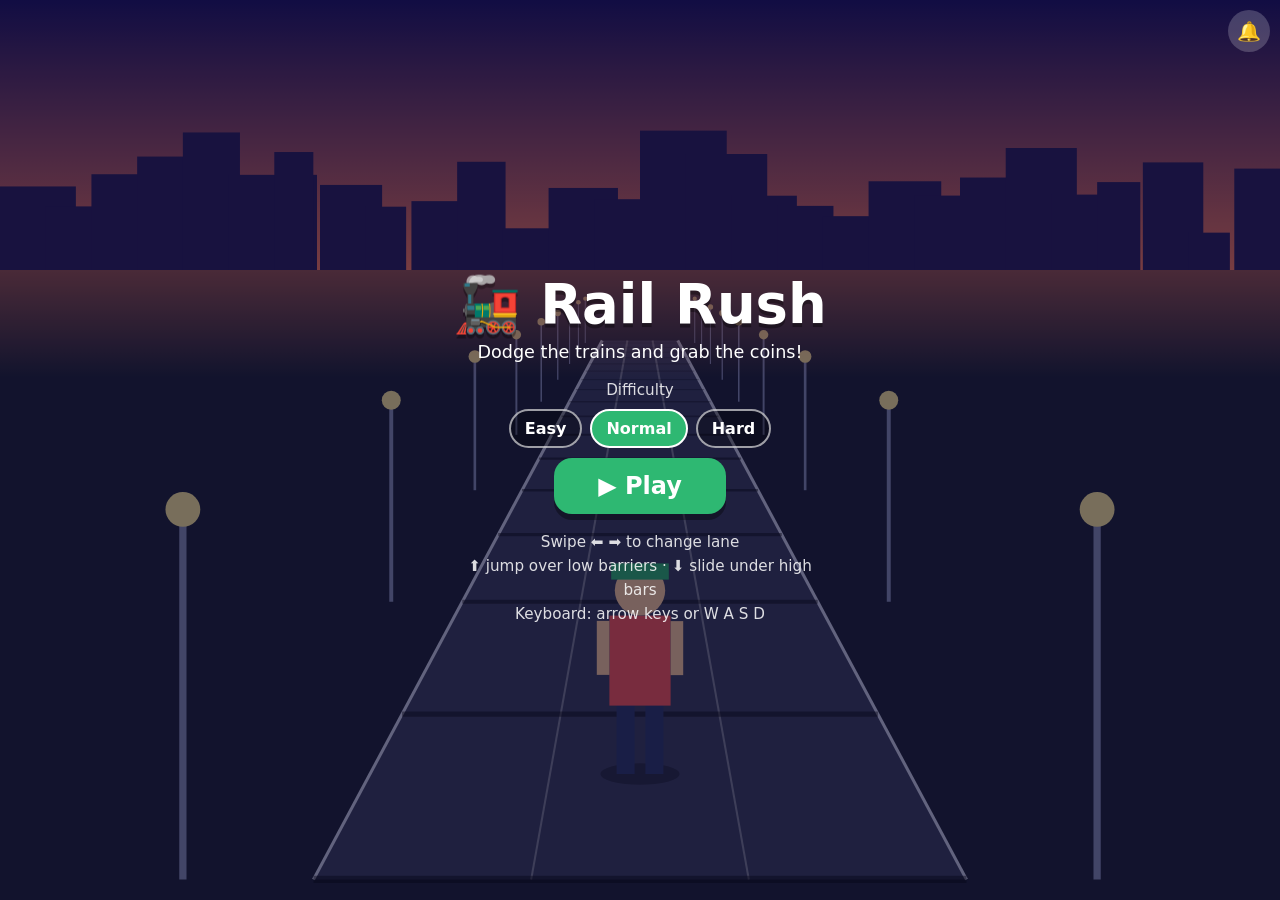
<file: Rail-Rush/index.html>
<!DOCTYPE html>
<html lang="en">
<head>
<meta charset="utf-8">
<meta name="viewport" content="width=device-width, initial-scale=1, maximum-scale=1, user-scalable=no">
<title>Rail Rush - Endless Runner</title>
<style>
*{box-sizing:border-box;-webkit-tap-highlight-color:transparent}
html,body{margin:0;height:100%;overflow:hidden;background:#1b1464;touch-action:none;user-select:none;-webkit-user-select:none;font-family:"Trebuchet MS",system-ui,sans-serif;color:#fff}
canvas{position:fixed;left:0;top:0;width:100%;height:100%;display:block}
#ov{position:fixed;inset:0;display:flex;align-items:center;justify-content:center;background:rgba(10,8,40,.55);padding:14px}
.card{text-align:center;max-width:380px;width:100%}
h1{margin:0 0 6px;font-size:clamp(2.2rem,10vw,3.4rem);text-shadow:0 4px 0 rgba(0,0,0,.35)}
#msg{margin:0 0 10px;font-size:1.1rem}
#stats{font-size:1.25rem;font-weight:800;line-height:1.7;margin-bottom:10px}
#go{border:0;border-radius:18px;font:inherit;font-weight:800;font-size:1.5rem;padding:14px 44px;color:#fff;background:#2eb872;cursor:pointer;box-shadow:0 6px 0 rgba(0,0,0,.35)}
.chips{display:flex;gap:8px;justify-content:center;flex-wrap:wrap;margin:6px 0 10px}.chip{border:2px solid rgba(255,255,255,.6);background:rgba(0,0,0,.3);color:#fff;font:inherit;font-weight:800;padding:8px 14px;border-radius:999px;cursor:pointer}.chip.on{background:#2eb872;border-color:#fff}
#go:active{transform:translateY(4px);box-shadow:0 2px 0 rgba(0,0,0,.35)}
.how{margin:16px 0 0;font-size:.95rem;opacity:.85;line-height:1.6}
#mute{position:fixed;top:10px;right:10px;border:0;border-radius:50%;width:42px;height:42px;font-size:1.2rem;background:rgba(255,255,255,.2);color:#fff;cursor:pointer;z-index:5}
</style>
</head>
<body>
<canvas id="c"></canvas>
<button id="mute" aria-label="Sound">🔔</button>
<div id="ov">
  <div class="card">
    <h1>🚂 Rail Rush</h1>
    <p id="msg">Dodge the trains and grab the coins!</p>
    <div id="stats"></div>
    <div class="how">Difficulty</div><div id="diff" class="chips"></div>
    <button id="go">▶ Play</button>
    <p class="how">Swipe ⬅️ ➡️ to change lane<br>⬆️ jump over low barriers · ⬇️ slide under high bars<br>Keyboard: arrow keys or W A S D</p>
  </div>
</div>
<script>
(function () {
  var $ = function (i) { return document.getElementById(i); };
  var cv = $('c'), cx = cv.getContext('2d'), W = 0, H = 0;
  var ZS = 520, ZMAX = 3200, HZ = 0.3, GY = 0.86;
  var st = 'idle', dist = 0, speed = 650, coins = 0, px = 0, lane = 0, py = 0, vy = 0, slide = 0;
  var nextAt = 400, ents = [], t = 0, shake = 0, muted = false, ac = null, newBest = false;
  var best = +ls('rr_best') || 0;
  var DN = ['Easy', 'Normal', 'Hard'], DF = [.8, 1, 1.2], diff = (function () { var v = ls('rr_diff'); return v === null ? 1 : Math.min(2, Math.max(0, +v)); })();
  function buildMenu() {
    var d = $('diff'); d.innerHTML = '';
    DN.forEach(function (n, i) {
      var b = document.createElement('button'); b.className = 'chip' + (i === diff ? ' on' : ''); b.textContent = n;
      b.onclick = function () { diff = i; sv('rr_diff', i); buildMenu(); }; d.appendChild(b);
    });
  }
  var SK = []; for (var k = 0; k < 28; k++) SK.push({ x: k / 28, w: .03 + Math.random() * .04, h: .04 + Math.random() * .12 });
  var COLORS = ['#e8505b', '#3b82f6', '#f5a623'];

  function ls(k) { try { return localStorage.getItem(k); } catch (e) { return null; } }
  function sv(k, v) { try { localStorage.setItem(k, v); } catch (e) {} }
  function rnd(a, b) { return a + Math.floor(Math.random() * (b - a + 1)); }
  function shuffle(a) { for (var i = a.length - 1; i > 0; i--) { var j = rnd(0, i), x = a[i]; a[i] = a[j]; a[j] = x; } return a; }

  function resize() {
    var d = Math.min(2, window.devicePixelRatio || 1);
    W = window.innerWidth; H = window.innerHeight;
    cv.width = W * d; cv.height = H * d; cv.style.width = W + 'px'; cv.style.height = H + 'px'; cx.setTransform(d, 0, 0, d, 0, 0);
  }
  window.addEventListener('resize', resize); resize();

  /* ---- sound ---- */
  function beep(f, d, type) {
    if (muted) return;
    try {
      ac = ac || new (window.AudioContext || window.webkitAudioContext)();
      var o = ac.createOscillator(), g = ac.createGain();
      o.type = type || 'sine'; o.frequency.value = f;
      g.gain.setValueAtTime(.12, ac.currentTime);
      g.gain.exponentialRampToValueAtTime(.001, ac.currentTime + d);
      o.connect(g); g.connect(ac.destination); o.start(); o.stop(ac.currentTime + d);
    } catch (e) {}
  }

  /* ---- projection ---- */
  function LW() { return Math.min(W * 0.3, H * 0.2); }
  function P(x, z, h) {
    var s = 1 / (1 + Math.max(z, -90) / ZS), hy = H * HZ, gy = H * GY, u = LW();
    return { x: W / 2 + x * u * s, y: hy + (gy - hy) * s - (h || 0) * u * s, s: s };
  }
  function poly(pts, col) {
    cx.fillStyle = col; cx.beginPath(); cx.moveTo(pts[0].x, pts[0].y);
    for (var i = 1; i < pts.length; i++) cx.lineTo(pts[i].x, pts[i].y);
    cx.closePath(); cx.fill();
  }

  /* ---- game flow ---- */
  function reset() {
    ents = []; dist = 0; coins = 0; lane = 0; px = 0; py = 0; vy = 0; slide = 0;
    nextAt = 400; speed = 650; shake = 0; newBest = false; st = 'play';
    $('ov').style.display = 'none';
  }
  function crash() {
    st = 'over'; shake = 1; beep(150, .5, 'sawtooth');
    var sc = score();
    if (sc > best) { best = sc; newBest = true; sv('rr_best', best); }
    $('msg').textContent = newBest ? '🏆 New best score!' : 'Oh no, you crashed!';
    $('stats').innerHTML = 'Score: ' + sc + '<br>💰 Coins: ' + coins + '<br>🏅 Best: ' + best;
    $('go').textContent = '↻ Play again'; buildMenu();
    setTimeout(function () { if (st === 'over') $('ov').style.display = 'flex'; }, 700);
  }
  function score() { return Math.floor(dist / 50) + coins * 5; }

  function spawn() {
    var lanes = shuffle([-1, 0, 1]), maxd = 60, i;
    if (Math.random() < .3) {
      var n = rnd(4, 8);
      for (i = 0; i < n; i++) ents.push({ t: 'coin', lane: lanes[0], z: ZMAX + i * 90, d: 0 });
      maxd = n * 90;
    } else {
      var kk = Math.random() < .35 ? 2 : 1;
      for (i = 0; i < kk; i++) {
        var ty = ['low', 'high', 'train'][rnd(0, 2)], d = ty === 'train' ? rnd(450, 900) : 50;
        ents.push({ t: ty, lane: lanes[i], z: ZMAX, d: d, c: COLORS[rnd(0, 2)] });
        if (d > maxd) maxd = d;
      }
      if (Math.random() < .6) for (i = 0; i < 4; i++) ents.push({ t: 'coin', lane: lanes[2], z: ZMAX + i * 90, d: 0 });
    }
    nextAt = dist + maxd + rnd(380, 520);
  }

  function update(dt) {
    t += dt;
    if (st === 'idle') { dist += 450 * dt; return; }
    if (st === 'over') { shake = Math.max(0, shake - dt * 3); return; }
    speed = (650 + Math.min(850, dist * 0.02)) * DF[diff];
    var mv = speed * dt; dist += mv;
    px += (lane - px) * Math.min(1, 14 * dt);
    if (py > 0 || vy > 0) { vy -= 14 * dt; py += vy * dt; if (py <= 0) { py = 0; vy = 0; } }
    if (slide > 0) slide -= dt;
    if (dist >= nextAt) spawn();
    for (var i = 0; i < ents.length; i++) {
      var e = ents[i]; e.z -= mv;
      if (e.t === 'coin') {
        if (!e.got && e.z < 30 && e.z > -30 && Math.abs(px - e.lane) < .7) { e.got = 1; coins++; beep(880, .08); }
      } else if (e.z < 22 && e.z + e.d > -22 && Math.abs(px - e.lane) < .62) {
        if (e.t === 'low' && py > .55) continue;
        if (e.t === 'high' && slide > 0 && py < .1) continue;
        crash(); return;
      }
    }
    ents = ents.filter(function (e) { return !e.got && e.z + e.d > -120; });
  }

  /* ---- drawing ---- */
  function drawEnt(e) {
    var p = P(e.lane, e.z), u = LW() * p.s, x = p.x, y = p.y;
    if (e.t === 'coin') {
      var w = Math.abs(Math.cos(t * 6 + e.z / 60)) * u * .2 + u * .05;
      cx.fillStyle = '#ffd24a'; cx.beginPath(); cx.ellipse(x, y - u * .45, w, u * .2, 0, 0, 7); cx.fill();
      cx.strokeStyle = '#b8860b'; cx.lineWidth = Math.max(1, u * .03); cx.stroke();
    } else if (e.t === 'low') {
      cx.fillStyle = '#f5a623'; cx.fillRect(x - u * .42, y - u * .5, u * .84, u * .5);
      cx.fillStyle = '#222'; for (var i = 0; i < 4; i++) cx.fillRect(x - u * .42 + i * u * .21, y - u * .5, u * .1, u * .5);
    } else if (e.t === 'high') {
      cx.fillStyle = '#9aa0b5'; cx.fillRect(x - u * .45, y - u * 1.1, u * .08, u * 1.1); cx.fillRect(x + u * .37, y - u * 1.1, u * .08, u * 1.1);
      cx.fillStyle = '#e8505b'; cx.fillRect(x - u * .45, y - u * 1.1, u * .9, u * .45);
      cx.fillStyle = '#fff'; for (var j = 0; j < 4; j++) cx.fillRect(x - u * .45 + j * u * .24, y - u * 1.1, u * .12, u * .45);
    } else {
      var hh = 1.7, zb = Math.min(e.z + e.d, ZMAX), l = -.43, r = .43;
      poly([P(e.lane + l, e.z, hh), P(e.lane + r, e.z, hh), P(e.lane + r, zb, hh), P(e.lane + l, zb, hh)], '#c9d1e6');
      cx.fillStyle = e.c; cx.fillRect(x - u * .43, y - u * hh, u * .86, u * hh);
      cx.fillStyle = 'rgba(0,0,0,.25)'; cx.fillRect(x - u * .43, y - u * .35, u * .86, u * .12);
      cx.fillStyle = '#bfe6ff'; cx.fillRect(x - u * .33, y - u * 1.45, u * .66, u * .5);
      cx.fillStyle = '#ffec99'; cx.fillRect(x - u * .35, y - u * .25, u * .12, u * .1); cx.fillRect(x + u * .23, y - u * .25, u * .12, u * .1);
    }
  }

  function drawPlayer() {
    var p = P(px, 0), u = LW(), x = p.x, y = p.y - py * u, run = Math.sin(t * 16) * u * .12;
    cx.fillStyle = 'rgba(0,0,0,.3)'; cx.beginPath(); cx.ellipse(p.x, p.y, u * .22 * (1 - Math.min(py, 1) * .4), u * .06, 0, 0, 7); cx.fill();
    if (slide > 0 && py < .1) {
      cx.fillStyle = '#2d3a6b'; cx.fillRect(x - u * .3, y - u * .22, u * .3, u * .14);
      cx.fillStyle = '#ff5a5a'; cx.fillRect(x - u * .2, y - u * .4, u * .42, u * .26);
      cx.fillStyle = '#ffcf9f'; cx.beginPath(); cx.arc(x + u * .28, y - u * .3, u * .12, 0, 7); cx.fill();
      cx.fillStyle = '#2eb872'; cx.fillRect(x + u * .2, y - u * .46, u * .2, u * .08);
      return;
    }
    cx.fillStyle = '#2d3a6b';
    cx.fillRect(x - u * .13, y - u * .42 + (py ? 0 : Math.max(0, run)), u * .1, u * .42 - (py ? 0 : Math.max(0, run)));
    cx.fillRect(x + u * .03, y - u * .42 + (py ? 0 : Math.max(0, -run)), u * .1, u * .42 - (py ? 0 : Math.max(0, -run)));
    cx.fillStyle = '#ff5a5a'; cx.fillRect(x - u * .17, y - u * .88, u * .34, u * .5);
    cx.fillStyle = '#ffcf9f'; cx.beginPath(); cx.arc(x, y - u * 1.02, u * .14, 0, 7); cx.fill();
    cx.fillStyle = '#2eb872'; cx.fillRect(x - u * .16, y - u * 1.17, u * .32, u * .09);
    cx.fillStyle = '#ffcf9f'; cx.fillRect(x - u * .24, y - u * .85 + run * .5, u * .07, u * .3); cx.fillRect(x + u * .17, y - u * .85 - run * .5, u * .07, u * .3);
  }

  function draw() {
    var hy = H * HZ, u = LW(), i, z, p;
    cx.save();
    if (shake > 0) cx.translate((Math.random() - .5) * shake * 18, (Math.random() - .5) * shake * 18);
    var g = cx.createLinearGradient(0, 0, 0, hy); g.addColorStop(0, '#1b1464'); g.addColorStop(1, '#ff7e5f');
    cx.fillStyle = g; cx.fillRect(-20, -20, W + 40, hy + 20);
    cx.fillStyle = '#2a1f5c';
    for (i = 0; i < SK.length; i++) cx.fillRect(SK[i].x * W, hy - SK[i].h * H, SK[i].w * W, SK[i].h * H);
    cx.fillStyle = '#1c2233'; cx.fillRect(-20, hy, W + 40, H);
    poly([P(-1.5, ZMAX), P(1.5, ZMAX), P(1.5, -150), P(-1.5, -150)], '#3a3f5c');
    cx.strokeStyle = 'rgba(255,255,255,.35)'; cx.lineWidth = 2;
    [-.5, .5].forEach(function (lx) { var a = P(lx, ZMAX), b = P(lx, -150); cx.beginPath(); cx.moveTo(a.x, a.y); cx.lineTo(b.x, b.y); cx.stroke(); });
    cx.strokeStyle = '#d0d4e8'; cx.lineWidth = 3;
    [-1.5, 1.5].forEach(function (lx) { var a = P(lx, ZMAX), b = P(lx, -150); cx.beginPath(); cx.moveTo(a.x, a.y); cx.lineTo(b.x, b.y); cx.stroke(); });
    var off = dist % 200;
    for (z = -off; z < ZMAX; z += 200) {
      if (z < -150) continue;
      var a = P(-1.5, z), b = P(1.5, z);
      cx.strokeStyle = 'rgba(0,0,0,' + Math.min(.45, a.s * 1.2) + ')'; cx.lineWidth = Math.max(1, 6 * a.s);
      cx.beginPath(); cx.moveTo(a.x, a.y); cx.lineTo(b.x, b.y); cx.stroke();
    }
    var off2 = dist % 400;
    for (z = -off2; z < ZMAX; z += 400) {
      if (z < -150) continue;
      [-2.1, 2.1].forEach(function (lx) {
        var a = P(lx, z), b = P(lx, z, 1.7);
        cx.strokeStyle = '#8890b5'; cx.lineWidth = Math.max(1, 6 * a.s);
        cx.beginPath(); cx.moveTo(a.x, a.y); cx.lineTo(b.x, b.y); cx.stroke();
        cx.fillStyle = '#ffec99'; cx.beginPath(); cx.arc(b.x, b.y, Math.max(1.5, u * .08 * a.s), 0, 7); cx.fill();
      });
    }
    var list = ents.slice().sort(function (x, y) { return y.z - x.z; }), done = false;
    for (i = 0; i < list.length; i++) {
      if (!done && list[i].z < 0) { drawPlayer(); done = true; }
      drawEnt(list[i]);
    }
    if (!done) drawPlayer();
    var fog = cx.createLinearGradient(0, hy, 0, hy + H * .12); fog.addColorStop(0, 'rgba(255,126,95,.55)'); fog.addColorStop(1, 'rgba(255,126,95,0)');
    cx.fillStyle = fog; cx.fillRect(0, hy, W, H * .12);
    cx.restore();
    if (st === 'play' || st === 'over') {
      cx.font = '800 ' + Math.max(18, Math.min(W, H) * .06) + 'px "Trebuchet MS",sans-serif';
      cx.textBaseline = 'top'; cx.lineWidth = 4; cx.strokeStyle = 'rgba(0,0,0,.5)'; cx.fillStyle = '#fff';
      var s1 = 'Score ' + score(), s2 = String(coins);
      cx.textAlign = 'left'; cx.strokeText(s1, 14, 12); cx.fillText(s1, 14, 12);
      var fs = Math.max(18, Math.min(W, H) * .06); cx.fillStyle = '#ffd24a'; cx.beginPath(); cx.arc(W / 2 - fs * .9, 12 + fs * .55, fs * .4, 0, 7); cx.fill(); cx.strokeStyle = '#b8860b'; cx.lineWidth = 3; cx.stroke(); cx.lineWidth = 4; cx.strokeStyle = 'rgba(0,0,0,.5)'; cx.fillStyle = '#fff'; cx.textAlign = 'left'; cx.strokeText(s2, W / 2 - fs * .3, 12); cx.fillText(s2, W / 2 - fs * .3, 12);
    }
  }

  var last = 0;
  function loop(ts) {
    var dt = Math.min(.033, (ts - last) / 1000 || 0); last = ts;
    update(dt); draw(); requestAnimationFrame(loop);
  }
  requestAnimationFrame(loop);

  /* ---- controls ---- */
  function move(d) { if (st !== 'play') return; var n = lane + d; if (n >= -1 && n <= 1) { lane = n; beep(300, .05); } }
  function jump() { if (st === 'play' && py === 0 && vy === 0) { vy = 5.6; slide = 0; beep(520, .12); } }
  function down() { if (st !== 'play') return; if (py > 0) vy = -12; else slide = .6; }
  document.addEventListener('keydown', function (e) {
    var k = e.key;
    if (k === 'ArrowLeft' || k === 'a' || k === 'A') move(-1);
    else if (k === 'ArrowRight' || k === 'd' || k === 'D') move(1);
    else if (k === 'ArrowUp' || k === 'w' || k === 'W' || k === ' ') { jump(); e.preventDefault(); }
    else if (k === 'ArrowDown' || k === 's' || k === 'S') { down(); e.preventDefault(); }
    else if (k === 'Enter' && st !== 'play') reset();
  });
  var sx = 0, sy = 0, dn = false;
  function sdown(x, y) { sx = x; sy = y; dn = true; }
  function sup(x, y) {
    if (!dn) return; dn = false;
    var dx = x - sx, dy = y - sy;
    if (Math.abs(dx) < 24 && Math.abs(dy) < 24) return;
    if (Math.abs(dx) > Math.abs(dy)) move(dx > 0 ? 1 : -1); else if (dy < 0) jump(); else down();
  }
  cv.addEventListener('touchstart', function (e) { e.preventDefault(); sdown(e.touches[0].clientX, e.touches[0].clientY); }, { passive: false });
  cv.addEventListener('touchend', function (e) { e.preventDefault(); var c = e.changedTouches[0]; sup(c.clientX, c.clientY); }, { passive: false });
  cv.addEventListener('mousedown', function (e) { sdown(e.clientX, e.clientY); });
  window.addEventListener('mouseup', function (e) { sup(e.clientX, e.clientY); });
  $('go').onclick = reset;
  $('mute').onclick = function () { muted = !muted; this.textContent = muted ? '🔕' : '🔔'; };
  buildMenu();
  if (best) $('stats').innerHTML = '🏅 Best: ' + best;
})();
</script>
</body>
</html>
</file>
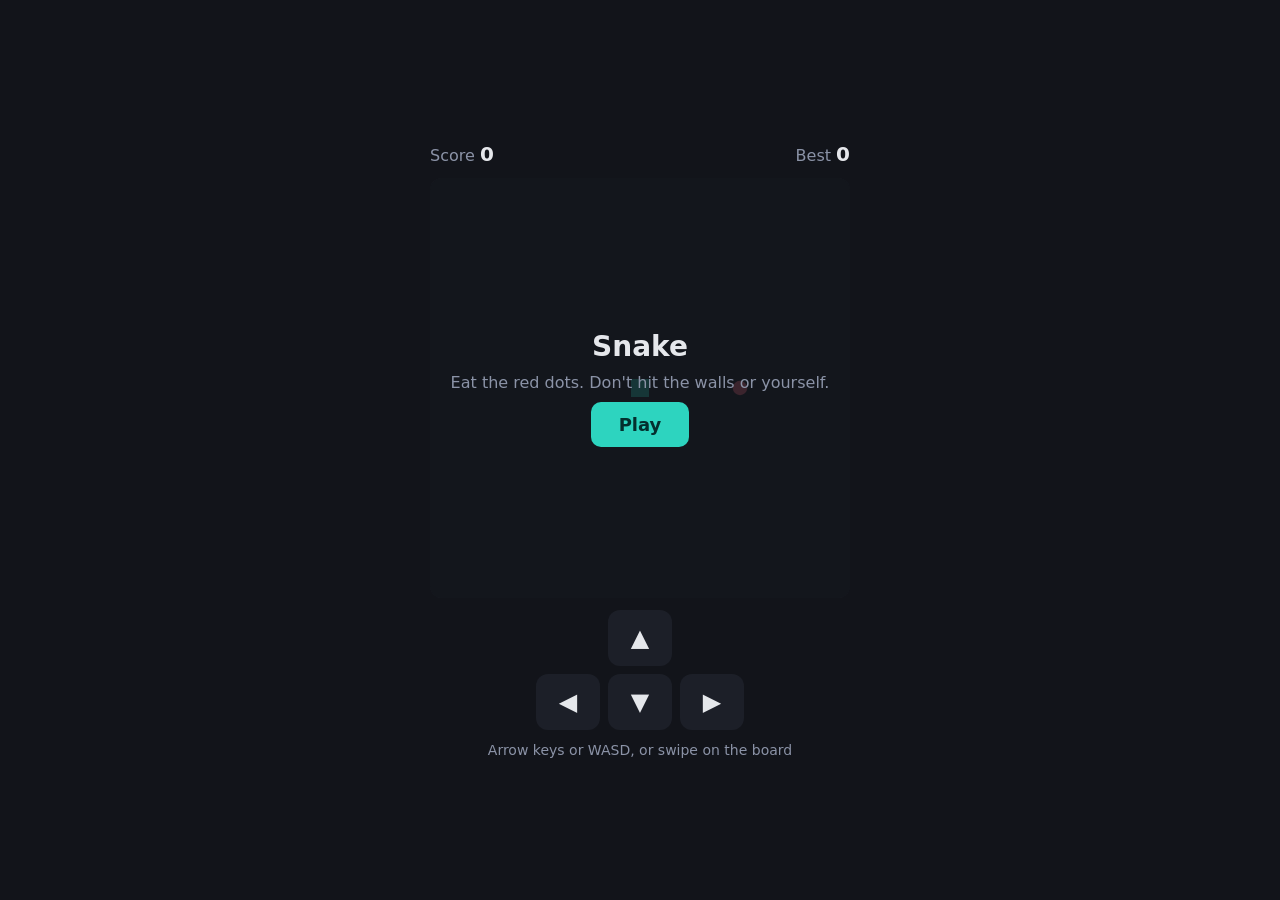
<file: Snake/index.html>
<!DOCTYPE html>
<html lang="en">
<head>
<meta charset="utf-8">
<meta name="viewport" content="width=device-width, initial-scale=1, user-scalable=no">
<title>Snake</title>
<style>
  :root { --bg:#12141a; --panel:#1c1f28; --snake:#5eead4; --head:#2dd4bf; --food:#fb7185; --text:#e5e7eb; --muted:#8b93a7; }
  * { box-sizing:border-box; -webkit-tap-highlight-color:transparent; }
  html,body { margin:0; height:100%; background:var(--bg); color:var(--text); font-family:system-ui,-apple-system,"Segoe UI",Roboto,sans-serif; }
  body { display:flex; flex-direction:column; align-items:center; justify-content:center; gap:12px; padding:12px; }
  .bar { width:min(92vw,420px); display:flex; justify-content:space-between; font-size:16px; color:var(--muted); }
  .bar b { color:var(--text); font-size:20px; }
  .wrap { position:relative; width:min(92vw,420px); aspect-ratio:1; }
  canvas { width:100%; height:100%; background:var(--panel); border-radius:12px; display:block; touch-action:none; }
  .overlay { position:absolute; inset:0; display:flex; flex-direction:column; align-items:center; justify-content:center; gap:10px; background:rgba(18,20,26,.82); border-radius:12px; text-align:center; padding:16px; }
  .overlay h1 { margin:0; font-size:28px; }
  .overlay p { margin:0; color:var(--muted); }
  button { font:inherit; border:0; cursor:pointer; }
  .play { background:var(--head); color:#042f2e; font-weight:700; padding:12px 28px; border-radius:10px; font-size:18px; }
  .play:focus-visible, .pad button:focus-visible { outline:3px solid #fff; outline-offset:2px; }
  .pad { display:grid; grid-template-columns:repeat(3,64px); grid-template-rows:repeat(2,56px); gap:8px; }
  .pad button { background:var(--panel); color:var(--text); border-radius:12px; font-size:24px; }
  .pad button:active { background:#2a2f3c; }
  .up { grid-column:2; grid-row:1; } .left { grid-column:1; grid-row:2; } .down { grid-column:2; grid-row:2; } .right { grid-column:3; grid-row:2; }
  .hint { color:var(--muted); font-size:14px; margin:0; }
  .hidden { display:none; }
</style>
</head>
<body>
  <div class="bar"><span>Score <b id="score">0</b></span><span>Best <b id="best">0</b></span></div>
  <div class="wrap">
    <canvas id="c" width="420" height="420"></canvas>
    <div class="overlay" id="overlay">
      <h1 id="title">Snake</h1>
      <p id="msg">Eat the red dots. Don't hit the walls or yourself.</p>
      <button class="play" id="play">Play</button>
    </div>
  </div>
  <div class="pad" aria-label="Controls">
    <button class="up" data-d="up" aria-label="Up">&#9650;</button>
    <button class="left" data-d="left" aria-label="Left">&#9664;</button>
    <button class="down" data-d="down" aria-label="Down">&#9660;</button>
    <button class="right" data-d="right" aria-label="Right">&#9654;</button>
  </div>
  <p class="hint">Arrow keys or WASD, or swipe on the board</p>

<script>
(function () {
  var N = 21, cv = document.getElementById('c'), ctx = cv.getContext('2d'), S = cv.width / N;
  var scoreEl = document.getElementById('score'), bestEl = document.getElementById('best');
  var overlay = document.getElementById('overlay'), titleEl = document.getElementById('title'), msgEl = document.getElementById('msg');
  var DIRS = { up:[0,-1], down:[0,1], left:[-1,0], right:[1,0] };
  var snake, dir, queue, food, score, timer, running = false, best = 0;

  try { best = parseInt(localStorage.getItem('snake-best'), 10) || 0; } catch (e) {}
  bestEl.textContent = best;

  function placeFood() {
    do { food = { x: Math.floor(Math.random()*N), y: Math.floor(Math.random()*N) }; }
    while (snake.some(function (s) { return s.x === food.x && s.y === food.y; }));
  }

  function start() {
    snake = [{x:10,y:10},{x:9,y:10},{x:8,y:10}];
    dir = 'right'; queue = []; score = 0; scoreEl.textContent = 0;
    placeFood(); running = true;
    overlay.classList.add('hidden');
    clearInterval(timer); timer = setInterval(tick, 120); draw();
  }

  function turn(d) {
    if (!running) return;
    var last = queue.length ? queue[queue.length-1] : dir;
    var a = DIRS[last], b = DIRS[d];
    if (a[0] + b[0] === 0 && a[1] + b[1] === 0) return;
    if (queue.length < 3) queue.push(d);
  }

  function tick() {
    if (queue.length) dir = queue.shift();
    var h = { x: snake[0].x + DIRS[dir][0], y: snake[0].y + DIRS[dir][1] };
    var hit = h.x < 0 || h.y < 0 || h.x >= N || h.y >= N ||
      snake.some(function (s) { return s.x === h.x && s.y === h.y; });
    if (hit) return end();
    snake.unshift(h);
    if (h.x === food.x && h.y === food.y) {
      score++; scoreEl.textContent = score; placeFood();
      if (score % 5 === 0) { clearInterval(timer); timer = setInterval(tick, Math.max(60, 120 - score*2)); }
    } else snake.pop();
    draw();
  }

  function end() {
    running = false; clearInterval(timer);
    if (score > best) { best = score; bestEl.textContent = best; try { localStorage.setItem('snake-best', best); } catch (e) {} }
    titleEl.textContent = 'Game over';
    msgEl.textContent = 'You scored ' + score + '. Best: ' + best + '.';
    document.getElementById('play').textContent = 'Play again';
    overlay.classList.remove('hidden');
  }

  function draw() {
    ctx.clearRect(0, 0, cv.width, cv.height);
    ctx.fillStyle = '#fb7185';
    ctx.beginPath(); ctx.arc(food.x*S + S/2, food.y*S + S/2, S*0.36, 0, 7); ctx.fill();
    snake.forEach(function (s, i) {
      ctx.fillStyle = i === 0 ? '#2dd4bf' : '#5eead4';
      ctx.fillRect(s.x*S + 1, s.y*S + 1, S - 2, S - 2);
    });
  }

  document.getElementById('play').addEventListener('click', start);
  document.addEventListener('keydown', function (e) {
    var m = { ArrowUp:'up', ArrowDown:'down', ArrowLeft:'left', ArrowRight:'right', w:'up', s:'down', a:'left', d:'right', W:'up', S:'down', A:'left', D:'right' }[e.key];
    if (m) { e.preventDefault(); turn(m); }
    else if ((e.key === 'Enter' || e.key === ' ') && !running && document.activeElement.id !== 'play') start();
  });
  Array.prototype.forEach.call(document.querySelectorAll('.pad button'), function (b) {
    b.addEventListener('click', function () { turn(b.dataset.d); });
  });

  var sx, sy;
  cv.addEventListener('touchstart', function (e) { sx = e.touches[0].clientX; sy = e.touches[0].clientY; }, { passive:true });
  cv.addEventListener('touchend', function (e) {
    var dx = e.changedTouches[0].clientX - sx, dy = e.changedTouches[0].clientY - sy;
    if (Math.max(Math.abs(dx), Math.abs(dy)) < 20) return;
    turn(Math.abs(dx) > Math.abs(dy) ? (dx > 0 ? 'right' : 'left') : (dy > 0 ? 'down' : 'up'));
  }, { passive:true });

  snake = [{x:10,y:10}]; food = {x:15,y:10}; draw();
})();
</script>
</body>
</html>
</file>
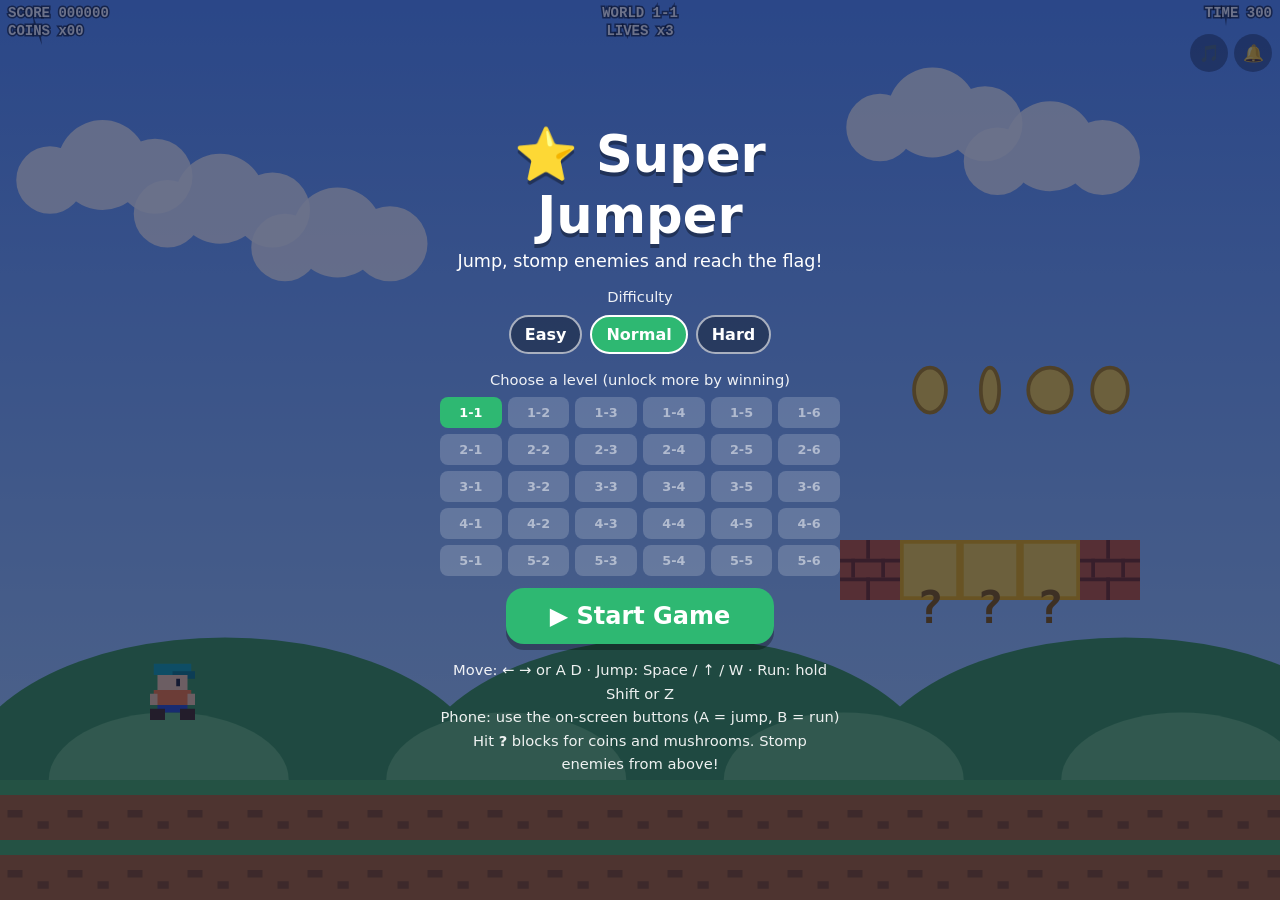
<file: Super Jumper/index.html>
<!DOCTYPE html>
<html lang="en">
<head>
<meta charset="utf-8">
<meta name="viewport" content="width=device-width, initial-scale=1, maximum-scale=1, user-scalable=no">
<title>Super Jumper - Platform Adventure</title>
<style>
*{box-sizing:border-box;-webkit-tap-highlight-color:transparent;-webkit-touch-callout:none}
html,body{margin:0;height:100%;overflow:hidden;background:#5c94fc;touch-action:none;user-select:none;-webkit-user-select:none;font-family:"Trebuchet MS",system-ui,sans-serif;color:#fff}
canvas{position:fixed;left:0;top:0;width:100%;height:100%;display:block}
#ov{position:fixed;inset:0;display:flex;align-items:center;justify-content:center;background:rgba(10,20,60,.6);padding:12px;overflow:auto;z-index:8}
.card{text-align:center;max-width:400px;width:100%}
h1{margin:0 0 6px;font-size:clamp(2rem,9vw,3.2rem);text-shadow:0 4px 0 rgba(0,0,0,.35)}
#msg{margin:0 0 8px;font-size:1.1rem}
#stats{font-size:1.15rem;font-weight:800;line-height:1.7;margin-bottom:8px}
#go{border:0;border-radius:18px;font:inherit;font-weight:800;font-size:1.5rem;padding:14px 44px;color:#fff;background:#2eb872;cursor:pointer;box-shadow:0 6px 0 rgba(0,0,0,.3)}
.chips{display:flex;gap:8px;justify-content:center;flex-wrap:wrap;margin:6px 0 10px}.chip{border:2px solid rgba(255,255,255,.6);background:rgba(0,0,0,.3);color:#fff;font:inherit;font-weight:800;padding:8px 14px;border-radius:999px;cursor:pointer}.chip.on{background:#2eb872;border-color:#fff}
.lvgrid{display:grid;grid-template-columns:repeat(6,1fr);gap:6px;margin:6px 0 12px}.lv{border:0;border-radius:8px;background:#2eb872;color:#fff;font:inherit;font-weight:800;font-size:.8rem;padding:8px 0;cursor:pointer}.lv.lock{background:rgba(255,255,255,.18);color:rgba(255,255,255,.5);cursor:default}
#go:active{transform:translateY(4px);box-shadow:0 2px 0 rgba(0,0,0,.3)}
.how{margin:14px 0 0;font-size:.92rem;line-height:1.6;opacity:.92}
.sb{position:fixed;top:34px;border:0;border-radius:50%;width:38px;height:38px;font-size:1.05rem;background:rgba(0,0,0,.35);color:#fff;cursor:pointer;z-index:5}
#mute{right:8px}#mus{right:52px}
#tc{display:none}
.pad{position:fixed;bottom:max(14px,env(safe-area-inset-bottom));display:flex;gap:14px;z-index:6}
.pad.l{left:14px}.pad.r{right:14px}
.pad button{width:72px;height:72px;border-radius:50%;border:3px solid rgba(255,255,255,.55);background:rgba(0,0,0,.35);color:#fff;font:inherit;font-weight:800;font-size:1.5rem;touch-action:none}
.pad button.on{background:rgba(255,255,255,.35)}
.pad.r button#bj{width:84px;height:84px;background:rgba(46,184,114,.55)}
</style>
</head>
<body>
<canvas id="c"></canvas>
<button class="sb" id="mus" aria-label="Music">🎵</button>
<button class="sb" id="mute" aria-label="Sound effects">🔔</button>
<div id="tc">
  <div class="pad l"><button id="bl">◀</button><button id="br">▶</button></div>
  <div class="pad r"><button id="bb">B</button><button id="bj">A</button></div>
</div>
<div id="ov">
  <div class="card">
    <h1>⭐ Super Jumper</h1>
    <p id="msg">Jump, stomp enemies and reach the flag!</p>
    <div id="stats"></div>
    <div class="how">Difficulty</div><div id="diff" class="chips"></div>
    <div class="how">Choose a level (unlock more by winning)</div><div id="lvls" class="lvgrid"></div>
    <button id="go">▶ Start Game</button>
    <p class="how">Move: ← → or A D · Jump: Space / ↑ / W · Run: hold Shift or Z<br>Phone: use the on-screen buttons (A = jump, B = run)<br>Hit <b>?</b> blocks for coins and mushrooms. Stomp enemies from above!</p>
  </div>
</div>
<script>
(function () {
  var $ = function (i) { return document.getElementById(i); };
  var cv = $('c'), cx = cv.getContext('2d'), W = 0, H = 0, D = 1, S = 1, offY = 0, visW = 300;
  var T = 16, ROWS = 15, LEVELS = 30;
  var G = [], LEN = 0, enemies = [], items = [], parts = [], pops = [], bumps = [];
  var state = 'title', level = 0, cam = 0, frame = 0, timer = 0, flagY = 0, clearT = 0;
  var score = 0, coins = 0, lives = 3, time = 300, best = +ls('sj_best') || 0;
  var K = { l: 0, r: 0, j: 0, b: 0 };
  var P = { x: 40, y: 0, w: 12, h: 15, vx: 0, vy: 0, big: 0, face: 1, ground: 0, inv: 0, coy: 0, lock: 0, anim: 0, slide: 0 };
  var ac = null, muted = false, musicOn = true, mt = null, mstep = 0;
  var THEME = [['#5c94fc', '#bfe3ff', '#6bbf6b', '#3f9a4a', 0], ['#7a4fc8', '#ffb07a', '#5a8a63', '#335f4a', 0], ['#0b1040', '#2c3a8a', '#244a55', '#17323f', 1], ['#f6c667', '#fff0c4', '#d9a24a', '#b9822e', 0], ['#9fd4ff', '#e8f6ff', '#cfe8f5', '#9fc3d8', 0]];
  var diff = (function () { var v = ls('sj_diff'); return v === null ? 1 : Math.min(2, Math.max(0, +v)); })();
  var DN = ['Easy', 'Normal', 'Hard'], LIVES = [5, 3, 2], TIMES = [400, 300, 240];
  function clamp(v, a, b) { return Math.max(a, Math.min(b, v)); }
  function wi() { return Math.floor(level / 6) % THEME.length; }
  function wl() { return (Math.floor(level / 6) + 1) + '-' + (level % 6 + 1); }
  var STARS = []; for (var q = 0; q < 50; q++) STARS.push([Math.random(), Math.random() * .55, Math.random() * 1.2 + .4]);

  function ls(k) { try { return localStorage.getItem(k); } catch (e) { return null; } }
  function sv(k, v) { try { localStorage.setItem(k, v); } catch (e) {} }

  function resize() {
    D = Math.min(2, window.devicePixelRatio || 1);
    W = window.innerWidth; H = window.innerHeight;
    cv.width = W * D; cv.height = H * D; cv.style.width = W + 'px'; cv.style.height = H + 'px';
    S = Math.min(H / (ROWS * T), W / 256); if (S < .5) S = .5;
    visW = W / S; offY = Math.max(0, (H - ROWS * T * S) * .35);
  }
  window.addEventListener('resize', resize); resize();

  /* ================= SOUND ================= */
  function actx() { if (!ac) { try { ac = new (window.AudioContext || window.webkitAudioContext)(); } catch (e) {} } if (ac && ac.state === 'suspended') ac.resume(); return ac; }
  function tone(f, d, type, vol, f2, delay) {
    if (muted || !actx()) return;
    var o = ac.createOscillator(), g = ac.createGain(), s = ac.currentTime + (delay || 0);
    o.type = type || 'square'; o.frequency.setValueAtTime(f, s);
    if (f2) o.frequency.exponentialRampToValueAtTime(f2, s + d);
    g.gain.setValueAtTime(vol || .08, s); g.gain.exponentialRampToValueAtTime(.001, s + d);
    o.connect(g); g.connect(ac.destination); o.start(s); o.stop(s + d + .02);
  }
  function noise(d, vol) {
    if (muted || !actx()) return;
    var n = Math.floor(ac.sampleRate * d), b = ac.createBuffer(1, n, ac.sampleRate), a = b.getChannelData(0);
    for (var i = 0; i < n; i++) a[i] = (Math.random() * 2 - 1) * (1 - i / n);
    var s = ac.createBufferSource(), g = ac.createGain(); s.buffer = b; g.gain.value = vol || .3;
    s.connect(g); g.connect(ac.destination); s.start();
  }
  function seq(a, d, type, vol, gap) { a.forEach(function (f, i) { tone(f, d, type, vol, 0, i * gap); }); }
  var sfx = {
    jump: function (b) { tone(b ? 240 : 330, .16, 'square', .07, b ? 500 : 700); },
    coin: function () { tone(988, .07, 'square', .06); tone(1319, .25, 'square', .06, 0, .07); },
    stomp: function () { tone(220, .12, 'square', .09, 60); noise(.06, .15); },
    bump: function () { tone(120, .1, 'square', .1, 70); },
    brick: function () { noise(.28, .35); tone(160, .15, 'sawtooth', .06, 50); },
    item: function () { seq([392, 523, 659, 784], .1, 'square', .06, .06); },
    power: function () { seq([523, 659, 784, 1047, 1319, 1568], .1, 'square', .06, .06); },
    down: function () { seq([784, 659, 523, 392, 262], .11, 'sawtooth', .06, .08); },
    die: function () { seq([784, 698, 659, 587, 523, 392, 330, 262], .13, 'square', .06, .12); },
    flag: function () { tone(1300, 1.1, 'triangle', .12, 180); },
    win: function () { seq([523, 659, 784, 1047, 784, 1047, 1319, 1568], .16, 'square', .06, .13); },
    life: function () { seq([659, 784, 1319, 1047, 1175, 1568], .09, 'square', .06, .08); },
    over: function () { seq([392, 330, 262, 196], .3, 'sawtooth', .07, .3); },
    tick: function () { tone(1500, .03, 'square', .04); }
  };
  var MEL = [
    [0, 4, 7, 12, 7, 4, 0, null, 2, 5, 9, 14, 9, 5, 2, null, 4, 7, 11, 16, 11, 7, 4, null, 0, 4, 7, 12, 16, 12, 7, 4],
    [0, 3, 7, 12, 7, 3, 0, null, -2, 2, 5, 10, 5, 2, -2, null, 3, 7, 10, 15, 10, 7, 3, null, 0, 3, 7, 10, 12, 10, 7, 3],
    [0, 2, 5, 9, 12, 9, 5, 2, 3, 5, 8, 12, 15, 12, 8, 5, 5, 7, 10, 14, 17, 14, 10, 7, 2, 5, 9, 12, 14, 12, 9, 5]
  ];
  var BASS = [[-12, -10, -8, -12], [-12, -14, -9, -12], [-12, -9, -7, -10]], TEMPO = [150, 165, 125];
  function music(on) {
    clearInterval(mt); mt = null;
    if (!on || !musicOn) return;
    mstep = 0;
    mt = setInterval(function () {
      if (muted || !ac || state !== 'play') return;
      var n = MEL[wi() % 3][mstep % 32];
      if (n !== null) tone(261.63 * Math.pow(2, n / 12), .14, 'square', .03);
      if (mstep % 8 === 0) tone(261.63 * Math.pow(2, BASS[wi() % 3][(mstep >> 3) % 4] / 12), .7, 'triangle', .08);
      if (mstep % 2 === 1) noise(.02, .03);
      mstep++;
    }, TEMPO[wi() % 3]);
  }

  /* ================= LEVEL GENERATION ================= */
  function rngf(seed) { return function () { seed |= 0; seed = seed + 0x6D2B79F5 | 0; var t = Math.imul(seed ^ seed >>> 15, 1 | seed); t = t + Math.imul(t ^ t >>> 7, 61 | t) ^ t; return ((t ^ t >>> 14) >>> 0) / 4294967296; }; }
  function gen(n) {
    var rng = rngf(777 + n * 131), r, c, i, j, dd = clamp(n / 12 + [-.8, 0, .9][diff], 0, 3.2);
    LEN = 130 + (n % 6) * 25 + Math.min(4, Math.floor(n / 6)) * 12; G = []; enemies = [];
    for (r = 0; r < ROWS; r++) { G[r] = []; for (c = 0; c < LEN; c++) G[r][c] = (r >= 13) ? '#' : '.'; }
    'B?M?B'.split('').forEach(function (ch, k) { G[9][14 + k] = ch; });
    for (i = 0; i < 4; i++) G[6][15 + i] = 'c';
    var x = 24;
    while (x < LEN - 30) {
      var p = rng();
      if (p < .17 + .04 * dd) {
        var w = 2 + (rng() < .35 + .15 * dd ? 1 : 0);
        for (i = 0; i < w; i++) G[13][x + i] = G[14][x + i] = '.';
        for (i = 0; i < w + 2; i++) G[9][x - 1 + i] = (i === 1 && rng() < .5) ? 'c' : G[9][x - 1 + i];
        x += w + 2;
      } else if (p < .34) {
        var h = 2 + Math.floor(rng() * 2);
        for (j = 0; j < h; j++) { G[12 - j][x] = 'P'; G[12 - j][x + 1] = 'P'; }
        x += 4;
      } else if (p < .5) {
        var s = 3 + (dd > .8 ? 1 : 0);
        for (i = 0; i < s; i++) for (j = 0; j <= i; j++) G[12 - j][x + i] = 'X';
        x += s + 2;
      } else if (p < .68) {
        var pw = 3 + Math.floor(rng() * 4);
        for (i = 0; i < pw; i++) G[9][x + i] = rng() < .4 ? '?' : 'B';
        if (rng() < .45) G[9][x + Math.floor(pw / 2)] = 'M';
        if (rng() < .5) for (i = 0; i < pw; i++) G[6][x + i] = 'c';
        x += pw + 1;
      } else if (p < .88) {
        var k = 1 + Math.floor(rng() * (2 + dd));
        for (i = 0; i < k; i++) { var ec = x + i * 3; if (G[13][ec] === '#' && G[12][ec] === '.') enemies.push({ c: ec, t: (dd > .5 && rng() < Math.min(.6, .2 + dd * .1)) ? 'u' : 'e' }); }
        x += k * 3 + 1;
      } else {
        for (i = 0; i < 5; i++) G[10 - (i === 2 ? 1 : 0)][x + i] = 'c';
        x += 6;
      }
      x += 2 + Math.floor(rng() * 3);
    }
    var fc = LEN - 12;
    G[12][fc] = 'X';
    for (r = 3; r <= 11; r++) G[r][fc] = 'F';
    return fc;
  }
  var FC = 0;

  function loadLevel(n, keepBig) {
    level = n; FC = gen(n);
    enemies = enemies.map(function (e) { return { x: e.c * T + 2, y: 12 * T - 2, w: 12, h: 12, vx: -(e.t === 'u' ? .35 : .5), vy: 0, dir: -1, t: e.t, act: 0, ground: 0, hw: 0 }; });
    items = []; parts = []; pops = []; bumps = [];
    P.x = 40; P.y = 12 * T - 15; P.vx = 0; P.vy = 0; P.h = 15; P.big = 0; P.inv = 0; P.slide = 0; P.face = 1; P.hide = 0;
    if (keepBig) { P.big = 1; P.h = 30; P.y -= 15; }
    cam = 0; time = TIMES[diff]; frame = 0; flagY = 3 * T; timer = 90; state = 'intro';
  }

  /* ================= PHYSICS ================= */
  function solid(c, r) {
    if (c < 0 || c >= LEN) return true;
    if (r < 0 || r >= ROWS) return false;
    return '#BXMP?m'.indexOf(G[r][c]) >= 0;
  }
  function move(b, pl) {
    b.hw = 0; b.x += b.vx;
    var r0 = Math.floor(b.y / T), r1 = Math.floor((b.y + b.h - .01) / T), c, r;
    if (b.vx !== 0) {
      var cc = b.vx > 0 ? Math.floor((b.x + b.w - .01) / T) : Math.floor(b.x / T);
      for (r = r0; r <= r1; r++) if (solid(cc, r)) { b.x = b.vx > 0 ? cc * T - b.w : (cc + 1) * T; b.hw = 1; b.vx = 0; break; }
    }
    b.ground = 0; b.y += b.vy;
    var c0 = Math.floor(b.x / T), c1 = Math.floor((b.x + b.w - .01) / T);
    if (b.vy > 0) {
      var rb = Math.floor((b.y + b.h - .01) / T);
      for (c = c0; c <= c1; c++) if (solid(c, rb)) { b.y = rb * T - b.h; b.vy = 0; b.ground = 1; break; }
    } else if (b.vy < 0) {
      var rt = Math.floor(b.y / T), best = -1;
      for (c = c0; c <= c1; c++) if (solid(c, rt)) { if (best < 0 || Math.abs(c * T + 8 - (b.x + b.w / 2)) < Math.abs(best * T + 8 - (b.x + b.w / 2))) best = c; }
      if (best >= 0) { b.y = (rt + 1) * T; b.vy = 0; if (pl) bump(best, rt); }
    }
  }
  function pop(x, y, txt) { pops.push({ x: x, y: y, t: 0, s: txt }); }
  function addScore(n, x, y) { score += n; if (x != null) pop(x, y, String(n)); }
  function addCoin() { coins++; if (coins >= 100) { coins -= 100; lives++; sfx.life(); } }

  function bump(c, r) {
    var ch = G[r][c];
    if (ch === '?') { G[r][c] = 'm'; bumps.push({ c: c, r: r, t: 0 }); parts.push({ coin: 1, x: c * T + 4, y: r * T - 4, vy: -5, t: 0 }); addCoin(); addScore(200, c * T, r * T - 14); sfx.coin(); }
    else if (ch === 'M') { G[r][c] = 'm'; bumps.push({ c: c, r: r, t: 0 }); items.push({ x: c * T + 2, y: r * T, w: 12, h: 12, vx: 0, vy: 0, dir: 1, em: 16, ty: r * T - 12, ground: 0 }); sfx.item(); }
    else if (ch === 'B') {
      if (P.big) { G[r][c] = '.'; for (var i = 0; i < 4; i++) parts.push({ x: c * T + (i % 2) * 8, y: r * T + (i >> 1) * 8, vx: (i % 2 ? 1.4 : -1.4), vy: -4 - (i >> 1) * 1.5, t: 0 }); addScore(50); sfx.brick(); }
      else { bumps.push({ c: c, r: r, t: 0 }); sfx.bump(); }
    } else sfx.bump();
    enemies.forEach(function (e) {
      if (!e.fl && !e.sq && e.ground && Math.abs(e.y + e.h - r * T) < 3 && e.x + e.w > c * T && e.x < (c + 1) * T) { e.fl = 1; e.vy = -4; e.vx = P.x < e.x ? 1 : -1; addScore(100, e.x, e.y - 10); sfx.stomp(); }
    });
  }

  /* ================= GAME LOGIC ================= */
  function hurt() {
    if (P.inv > 0 || state !== 'play') return;
    if (P.big) { P.big = 0; P.y += 15; P.h = 15; P.inv = 100; sfx.down(); }
    else die();
  }
  function die() {
    if (state !== 'play') return;
    state = 'dead'; timer = 0; P.vy = -7; P.vx = 0; music(false); sfx.die();
  }
  function startWin() {
    state = 'win'; P.vx = 0; P.vy = 0; P.slide = 1; music(false); sfx.flag();
    addScore(1000, P.x, P.y - 10);
  }

  function stepPlayer() {
    var p = P, run = K.b, max = run ? 2.3 : 1.5, a = p.ground ? .14 : .1;
    if (K.l && !K.r) { p.vx -= a; p.face = -1; }
    else if (K.r && !K.l) { p.vx += a; p.face = 1; }
    else { p.vx *= p.ground ? .84 : .97; if (Math.abs(p.vx) < .04) p.vx = 0; }
    if (p.vx > max) p.vx = Math.max(max, p.vx - .05); if (p.vx < -max) p.vx = Math.min(-max, p.vx + .05);
    if (p.ground) p.coy = 6; else if (p.coy > 0) p.coy--;
    if (K.j) { if (!p.lock && p.coy > 0) { p.vy = -(6.9 + Math.abs(p.vx) * .35); p.coy = 0; p.lock = 1; p.ground = 0; sfx.jump(p.big); } } else p.lock = 0;
    p.vy += (p.vy < 0 && K.j) ? .34 : .78; if (p.vy > 8) p.vy = 8;
    move(p, true);
    if (p.x < cam) { p.x = cam; if (p.vx < 0) p.vx = 0; }
    p.anim += Math.abs(p.vx) * .12;
    if (p.inv > 0) p.inv--;
    if (p.y > ROWS * T + 20) { die(); return; }
    var c0 = Math.floor(p.x / T), c1 = Math.floor((p.x + p.w - .01) / T), r0 = Math.floor(p.y / T), r1 = Math.floor((p.y + p.h - .01) / T), c, r;
    for (r = r0; r <= r1; r++) for (c = c0; c <= c1; c++) {
      if (r < 0 || r >= ROWS) continue;
      var ch = G[r][c];
      if (ch === 'c') { G[r][c] = '.'; addCoin(); addScore(100); sfx.coin(); }
      else if (ch === 'F') { startWin(); return; }
    }
  }

  function stepEnemies() {
    enemies.forEach(function (e) {
      if (e.rm) return;
      if (e.fl) { e.vy += .5; e.y += e.vy; e.x += e.vx; if (e.y > ROWS * T + 40) e.rm = 1; return; }
      if (e.sq) { if (--e.sq <= 0) e.rm = 1; return; }
      if (!e.act) { if (e.x < cam + visW + 24) e.act = 1; else return; }
      e.vx = e.dir * (e.t === 'u' ? .35 : .5); e.vy += .5; if (e.vy > 7) e.vy = 7;
      move(e); if (e.hw) e.dir *= -1;
      if (e.y > ROWS * T + 40) { e.rm = 1; return; }
      if (state !== 'play') return;
      if (P.x < e.x + e.w && P.x + P.w > e.x && P.y < e.y + e.h && P.y + P.h > e.y) {
        if (e.t === 'e' && P.vy > 0 && (P.y + P.h - e.y) < 11) {
          e.sq = 24; P.vy = K.j ? -7 : -4.5; addScore(100, e.x, e.y - 10); sfx.stomp();
        } else hurt();
      }
    });
    enemies = enemies.filter(function (e) { return !e.rm; });
  }

  function stepItems() {
    items.forEach(function (m) {
      if (m.em > 0) { m.em--; m.y -= 12 / 16; if (m.em === 0) m.y = m.ty; return; }
      m.vx = m.dir * .9; m.vy += .5; if (m.vy > 7) m.vy = 7;
      move(m); if (m.hw) m.dir *= -1;
      if (m.y > ROWS * T + 30) m.rm = 1;
      if (state === 'play' && P.x < m.x + m.w && P.x + P.w > m.x && P.y < m.y + m.h && P.y + P.h > m.y) {
        m.rm = 1;
        if (!P.big) { P.big = 1; P.y -= 15; P.h = 30; sfx.power(); } else sfx.item();
        addScore(1000, m.x, m.y - 10);
      }
    });
    items = items.filter(function (m) { return !m.rm; });
    parts.forEach(function (p) { p.t++; if (p.coin) { p.vy += .4; p.y += p.vy; if (p.t > 22) p.rm = 1; } else { p.vy += .4; p.y += p.vy; p.x += p.vx; if (p.y > ROWS * T + 20) p.rm = 1; } });
    parts = parts.filter(function (p) { return !p.rm; });
    bumps.forEach(function (b) { b.t++; }); bumps = bumps.filter(function (b) { return b.t < 10; });
    pops.forEach(function (p) { p.t++; p.y -= .5; }); pops = pops.filter(function (p) { return p.t < 50; });
  }

  function endLevelOrGame() {
    var pg = +ls('sj_prog') || 0; if (Math.min(LEVELS - 1, level + 1) > pg) sv('sj_prog', Math.min(LEVELS - 1, level + 1));
    if (level + 1 < LEVELS) { loadLevel(level + 1, P.big); }
    else {
      state = 'done'; var nb = score > best; if (nb) { best = score; sv('sj_best', best); }
      $('msg').textContent = '🏆 You finished all 30 levels!';
      $('stats').innerHTML = 'Final score: ' + score + '<br>🏅 Best: ' + best;
      $('go').textContent = '↻ Play again'; buildMenu(); $('ov').style.display = 'flex';
    }
  }

  function step() {
    var i;
    if (state === 'intro') { if (--timer <= 0) { state = 'play'; music(true); } return; }
    if (state === 'play') {
      frame++; if (frame % 60 === 0) { time--; if (time <= 0) { die(); return; } }
      stepPlayer(); if (state !== 'play') return;
      stepEnemies(); stepItems();
      var tg = P.x - visW * .4; if (tg > cam) cam = tg;
      cam = Math.max(0, Math.min(cam, LEN * T - visW));
    } else if (state === 'dead') {
      timer++; if (timer > 20) { P.vy += .5; P.y += P.vy; }
      stepItems(); stepEnemies();
      if (timer > 150) {
        lives--;
        if (lives < 0) {
          state = 'over'; sfx.over(); var nb = score > best; if (nb) { best = score; sv('sj_best', best); }
          $('msg').textContent = 'Game Over'; $('stats').innerHTML = 'Score: ' + score + '<br>🏅 Best: ' + best;
          $('go').textContent = '↻ Try again'; buildMenu(); setTimeout(function () { if (state === 'over') $('ov').style.display = 'flex'; }, 900);
        } else loadLevel(level, false);
      }
    } else if (state === 'win') {
      stepItems();
      if (P.slide) {
        P.x = FC * T + 1; P.y += 2; flagY = Math.min(flagY + 2, 11 * T - 8);
        if (P.y + P.h >= 12 * T) { P.y = 12 * T - P.h; P.slide = 0; P.face = 1; }
      } else {
        P.vx = 1.1; P.vy += .78; move(P); P.anim += .15; flagY = Math.min(flagY + 2, 11 * T - 8);
        if (P.x > (LEN - 4) * T) { P.hide = 1; state = 'clear'; clearT = 0; sfx.win(); }
      }
    } else if (state === 'clear') {
      clearT++;
      if (time > 0) { var d = Math.min(time, 3); time -= d; score += d * 10; if (clearT % 3 === 0) sfx.tick(); }
      else if (clearT > 140) endLevelOrGame();
    }
  }

  /* ================= DRAWING ================= */
  function rect(x, y, w, h, c) { cx.fillStyle = c; cx.fillRect(x, y, w, h); }
  function drawTile(ch, x, y, c, r) {
    var th = THEME[wi()];
    if (ch === '#') { rect(x, y, T, T, '#b5651d'); rect(x, y, T, 4, '#4caf50'); rect(x + 2, y + 8, 4, 2, '#8a4a12'); rect(x + 10, y + 11, 3, 2, '#8a4a12'); }
    else if (ch === 'B') { rect(x, y, T, T, '#c8582a'); cx.fillStyle = '#7a2e12'; cx.fillRect(x, y + 5, T, 1); cx.fillRect(x, y + 10, T, 1); cx.fillRect(x + 7, y, 1, 5); cx.fillRect(x + 3, y + 5, 1, 5); cx.fillRect(x + 11, y + 5, 1, 5); cx.fillRect(x + 7, y + 10, 1, 6); }
    else if (ch === '?' || ch === 'M') { rect(x, y, T, T, '#f5b301'); rect(x + 1, y + 1, T - 2, T - 2, '#ffd23f'); cx.fillStyle = '#8a5a00'; cx.font = 'bold 12px monospace'; cx.textAlign = 'center'; cx.fillText('?', x + 8, y + 13); }
    else if (ch === 'm') { rect(x, y, T, T, '#7b5a3a'); rect(x + 2, y + 2, T - 4, T - 4, '#9a7448'); }
    else if (ch === 'X') { rect(x, y, T, T, '#8d93a6'); rect(x + 1, y + 1, T - 2, T - 2, '#b4bacb'); rect(x + 4, y + 4, 8, 8, '#8d93a6'); }
    else if (ch === 'P') { var top = G[r - 1] && G[r - 1][c] !== 'P'; rect(x, y, T, T, '#2e9e3f'); rect(x + 2, y, 3, T, '#6fd47f'); rect(x + 12, y, 2, T, '#1f6e2b'); if (top) { rect(x - 1, y, T + 2, 5, '#3bbd4f'); rect(x - 1, y + 4, T + 2, 1, '#1f6e2b'); } }
    else if (ch === 'c') { var w = Math.abs(Math.sin(frame / 12 + c)) * 5 + 1; cx.fillStyle = '#ffd23f'; cx.beginPath(); cx.ellipse(x + 8, y + 8, w, 6, 0, 0, 7); cx.fill(); cx.strokeStyle = '#b8860b'; cx.lineWidth = 1; cx.stroke(); }
    else if (ch === 'F') { rect(x + 7, y, 2, T, '#e0e0e0'); if (G[r - 1][c] !== 'F') { cx.fillStyle = '#ffd23f'; cx.beginPath(); cx.arc(x + 8, y + 1, 3, 0, 7); cx.fill(); } }
  }
  function drawPlayer() {
    if (P.hide) return;
    if (P.inv > 0 && frame % 4 < 2 && state === 'play') return;
    var p = P, sc = p.h / 15, leg = Math.floor(p.anim) % 2, air = !p.ground;
    cx.save(); cx.translate(Math.floor(p.x), Math.floor(p.y));
    if (p.face < 0) { cx.translate(p.w, 0); cx.scale(-1, 1); }
    cx.scale(1, sc);
    rect(1, 0, 10, 3, '#14a3a3'); rect(6, 2, 6, 2, '#0e7a7a');
    rect(2, 3, 8, 4, '#ffcf9f'); rect(7, 4, 1, 2, '#222');
    rect(1, 7, 10, 4, '#ff7a2f'); rect(0, 8, 2, 3, '#ffcf9f'); rect(10, 8, 2, 3, '#ffcf9f');
    rect(2, 11, 8, 2, '#2d4fc0');
    if (air) { rect(0, 12, 4, 3, '#4a2a12'); rect(8, 12, 4, 3, '#4a2a12'); }
    else if (Math.abs(p.vx) > .1) { rect(leg ? 0 : 3, 13, 4, 2, '#4a2a12'); rect(leg ? 8 : 5, 13, 4, 2, '#4a2a12'); }
    else { rect(1, 13, 4, 2, '#4a2a12'); rect(7, 13, 4, 2, '#4a2a12'); }
    cx.restore();
  }
  function drawEnemy(e) {
    var x = Math.floor(e.x), y = Math.floor(e.y);
    cx.save();
    if (e.fl) { cx.translate(x + 6, y + 6); cx.scale(1, -1); cx.translate(-6, -6); x = 0; y = 0; }
    if (e.sq) { rect(x, y + 8, 12, 4, e.t === 'u' ? '#d63b3b' : '#8e44ad'); cx.restore(); return; }
    var f = Math.floor(frame / 8) % 2;
    if (e.t === 'u') {
      rect(x, y + 3, 12, 8, '#d63b3b'); rect(x + 1, y + 1, 10, 3, '#d63b3b');
      cx.fillStyle = '#fff'; for (var i = 0; i < 3; i++) { cx.beginPath(); cx.moveTo(x + 1 + i * 4, y + 2); cx.lineTo(x + 3 + i * 4, y - 3); cx.lineTo(x + 5 + i * 4, y + 2); cx.fill(); }
      rect(x + 3, y + 5, 2, 3, '#fff'); rect(x + 8, y + 5, 2, 3, '#fff'); rect(x + 4, y + 6, 1, 2, '#000'); rect(x + 9, y + 6, 1, 2, '#000');
      rect(f ? x : x + 2, y + 10, 4, 2, '#7a1b1b'); rect(f ? x + 8 : x + 6, y + 10, 4, 2, '#7a1b1b');
    } else {
      cx.fillStyle = '#8e44ad'; cx.beginPath(); cx.arc(x + 6, y + 6, 6, Math.PI, 0); cx.fill(); rect(x, y + 6, 12, 3, '#8e44ad');
      rect(x + 2, y + 4, 3, 3, '#fff'); rect(x + 7, y + 4, 3, 3, '#fff'); rect(x + 3, y + 5, 1, 2, '#000'); rect(x + 8, y + 5, 1, 2, '#000');
      rect(x + 2, y + 3, 4, 1, '#3b1a4a'); rect(x + 6, y + 3, 4, 1, '#3b1a4a');
      rect(f ? x : x + 2, y + 9, 4, 3, '#4a2a12'); rect(f ? x + 8 : x + 6, y + 9, 4, 3, '#4a2a12');
    }
    cx.restore();
  }
  function drawItem(m) {
    var x = Math.floor(m.x), y = Math.floor(m.y);
    rect(x + 2, y + 6, 8, 6, '#fff3d0'); cx.fillStyle = '#e8505b'; cx.beginPath(); cx.arc(x + 6, y + 6, 6, Math.PI, 0); cx.fill(); rect(x, y + 5, 12, 2, '#e8505b');
    rect(x + 2, y + 2, 3, 3, '#fff'); rect(x + 7, y + 3, 3, 2, '#fff'); rect(x + 4, y + 8, 1, 2, '#000'); rect(x + 7, y + 8, 1, 2, '#000');
  }

  function draw() {
    var th = THEME[wi()], c0, c1, r, c, i;
    cx.setTransform(D, 0, 0, D, 0, 0);
    var g = cx.createLinearGradient(0, 0, 0, H); g.addColorStop(0, th[0]); g.addColorStop(1, th[1]); cx.fillStyle = g; cx.fillRect(0, 0, W, H);
    cx.setTransform(D * S, 0, 0, D * S, 0, D * offY);
    if (th[4]) { cx.fillStyle = '#fff'; STARS.forEach(function (s) { cx.beginPath(); cx.arc(s[0] * visW, s[1] * ROWS * T, s[2], 0, 7); cx.fill(); }); cx.fillStyle = '#f4f1c9'; cx.beginPath(); cx.arc(visW * .8, 40, 16, 0, 7); cx.fill(); }
    cx.fillStyle = 'rgba(255,255,255,.85)';
    for (i = 0; i < 8; i++) { var cxp = ((i * 190 - cam * .25) % (visW + 260) + visW + 260) % (visW + 260) - 100, cyp = 25 + (i * 37) % 60; cx.beginPath(); cx.arc(cxp, cyp, 12, 0, 7); cx.arc(cxp + 14, cyp + 3, 10, 0, 7); cx.arc(cxp - 14, cyp + 4, 9, 0, 7); cx.fill(); }
    cx.fillStyle = th[3];
    for (i = -1; i < visW / 120 + 2; i++) { var hx = i * 120 - (cam * .35) % 120; cx.beginPath(); cx.ellipse(hx + 60, 13 * T, 70, 38, 0, Math.PI, 0); cx.fill(); }
    cx.fillStyle = th[2];
    for (i = -1; i < visW / 90 + 2; i++) { var bx = i * 90 - (cam * .6) % 90 + 20; cx.beginPath(); cx.ellipse(bx + 25, 13 * T, 32, 18, 0, Math.PI, 0); cx.fill(); }
    cx.save(); cx.translate(-Math.floor(cam), 0);
    var fcx = FC * T;
    rect((LEN - 6) * T, 9 * T, 4 * T, 4 * T, '#9a6b4a'); rect((LEN - 5) * T + 8, 7 * T, 3 * T, 2 * T, '#9a6b4a'); rect((LEN - 5) * T + 24, 11 * T, 14, 2 * T, '#2a1a10');
    for (i = 0; i < 4; i++) rect((LEN - 6) * T + i * 16 + 2, 9 * T - 4, 8, 4, '#9a6b4a');
    items.forEach(drawItem);
    c0 = Math.max(0, Math.floor(cam / T)); c1 = Math.min(LEN - 1, Math.floor((cam + visW) / T) + 1);
    cx.textAlign = 'center';
    for (r = 0; r < ROWS; r++) for (c = c0; c <= c1; c++) {
      var ch = G[r][c]; if (ch === '.') continue;
      var oy = 0; for (var k = 0; k < bumps.length; k++) if (bumps[k].c === c && bumps[k].r === r) oy = -Math.sin(bumps[k].t / 10 * Math.PI) * 5;
      drawTile(ch, c * T, r * T + oy, c, r);
    }
    cx.fillStyle = '#e8505b'; cx.beginPath(); cx.moveTo(fcx + 8, flagY); cx.lineTo(fcx + 8 - 14, flagY + 5); cx.lineTo(fcx + 8, flagY + 10); cx.fill();
    enemies.forEach(drawEnemy);
    parts.forEach(function (p) {
      if (p.coin) { cx.fillStyle = '#ffd23f'; cx.beginPath(); cx.ellipse(p.x + 4, p.y, Math.abs(Math.cos(p.t / 3)) * 4 + 1, 5, 0, 0, 7); cx.fill(); }
      else rect(p.x, p.y, 6, 6, '#c8582a');
    });
    drawPlayer();
    cx.font = 'bold 8px monospace'; cx.textAlign = 'center';
    pops.forEach(function (p) { cx.fillStyle = '#fff'; cx.fillText(p.s, p.x + 6, p.y); });
    cx.restore();
    cx.setTransform(D, 0, 0, D, 0, 0);
    cx.fillStyle = '#12122a'; cx.fillRect(0, offY + ROWS * T * S, W, H);
    var fs = Math.max(11, Math.min(14, W * .03)); cx.font = 'bold ' + fs + 'px "Courier New",monospace'; cx.textBaseline = 'top'; cx.lineWidth = 3; cx.strokeStyle = 'rgba(0,0,0,.6)';
    function txt(s, x, y, al) { cx.textAlign = al; cx.strokeText(s, x, y); cx.fillStyle = '#fff'; cx.fillText(s, x, y); }
    txt('SCORE ' + ('000000' + score).slice(-6), 8, 6, 'left');
    txt('COINS x' + ('0' + coins).slice(-2), 8, 6 + fs * 1.3, 'left');
    txt('WORLD ' + wl(), W / 2, 6, 'center');
    txt('LIVES x' + Math.max(0, lives), W / 2, 6 + fs * 1.3, 'center');
    txt('TIME ' + time, W - 8, 6, 'right');
    if (state === 'intro') { cx.font = 'bold ' + Math.max(22, W * .05) + 'px "Courier New",monospace'; txt('WORLD ' + wl(), W / 2, H * .35, 'center'); cx.font = 'bold ' + fs + 'px "Courier New",monospace'; txt('Get ready!', W / 2, H * .35 + 40, 'center'); }
    if (state === 'clear') { cx.font = 'bold ' + Math.max(20, W * .045) + 'px "Courier New",monospace'; txt('LEVEL CLEAR!', W / 2, H * .3, 'center'); }
  }

  var last = 0, acc = 0;
  function loop(ts) {
    var dt = Math.min(.1, (ts - last) / 1000 || 0); last = ts; acc += dt;
    while (acc >= 1 / 60) { step(); acc -= 1 / 60; }
    draw(); requestAnimationFrame(loop);
  }
  requestAnimationFrame(loop);

  /* ================= CONTROLS ================= */
  function newGame(s) {
    actx(); score = 0; coins = 0; lives = LIVES[diff]; $('ov').style.display = 'none'; loadLevel(typeof s === 'number' ? s : 0, false);
  }
  function buildMenu() {
    var d = $('diff'), g = $('lvls'), prog = +ls('sj_prog') || 0, i;
    d.innerHTML = ''; g.innerHTML = '';
    DN.forEach(function (n, i) {
      var b = document.createElement('button'); b.className = 'chip' + (i === diff ? ' on' : ''); b.textContent = n;
      b.onclick = function () { diff = i; sv('sj_diff', i); buildMenu(); }; d.appendChild(b);
    });
    for (i = 0; i < LEVELS; i++) (function (i) {
      var b = document.createElement('button'); b.className = 'lv' + (i > prog ? ' lock' : ''); b.textContent = (Math.floor(i / 6) + 1) + '-' + (i % 6 + 1);
      b.onclick = function () { if (i <= prog) newGame(i); }; g.appendChild(b);
    })(i);
  }
  var KEYMAP = { ArrowLeft: 'l', a: 'l', A: 'l', ArrowRight: 'r', d: 'r', D: 'r', ArrowUp: 'j', w: 'j', W: 'j', ' ': 'j', Shift: 'b', z: 'b', Z: 'b', x: 'b', X: 'b' };
  document.addEventListener('keydown', function (e) {
    var k = KEYMAP[e.key];
    if (k) { K[k] = 1; e.preventDefault(); }
    if (e.key === 'Enter' && $('ov').style.display !== 'none') newGame();
  });
  document.addEventListener('keyup', function (e) { var k = KEYMAP[e.key]; if (k) K[k] = 0; });
  window.addEventListener('blur', function () { K.l = K.r = K.j = K.b = 0; });
  [['bl', 'l'], ['br', 'r'], ['bj', 'j'], ['bb', 'b']].forEach(function (b) {
    var el = $(b[0]);
    function on(e) { e.preventDefault(); K[b[1]] = 1; el.classList.add('on'); try { el.setPointerCapture(e.pointerId); } catch (x) {} }
    function off(e) { e.preventDefault(); K[b[1]] = 0; el.classList.remove('on'); }
    el.addEventListener('pointerdown', on); el.addEventListener('pointerup', off); el.addEventListener('pointercancel', off); el.addEventListener('lostpointercapture', off);
    el.addEventListener('contextmenu', function (e) { e.preventDefault(); });
  });
  if ('ontouchstart' in window || (window.matchMedia && window.matchMedia('(pointer:coarse)').matches)) $('tc').style.display = 'block';
  $('go').onclick = newGame;
  $('mute').onclick = function () { muted = !muted; this.textContent = muted ? '🔕' : '🔔'; };
  $('mus').onclick = function () { musicOn = !musicOn; this.style.opacity = musicOn ? 1 : .45; music(state === 'play'); };
  if (best) $('stats').innerHTML = '🏅 Best: ' + best;
  buildMenu(); loadLevel(0, false); state = 'title';
})();
</script>
</body>
</html>
</file>
<file: coin-quest/css/style.css>
/* ==========================================================================
   COIN QUEST - 2D PLATFORMER STYLESHEET
   ========================================================================== */

:root {
  --primary-color: #ffb703;
  --primary-hover: #fb8500;
  --accent-color: #2ec4b6;
  --accent-purple: #7209b7;
  --danger-color: #e63946;
  --dark-bg: #0d1b2a;
  --card-bg: rgba(13, 27, 42, 0.88);
  --hud-bg: rgba(13, 27, 42, 0.75);
  --text-light: #ffffff;
  --text-muted: #e0e1dd;
  --border-radius: 16px;
  --font-main: 'Fredoka', -apple-system, BlinkMacSystemFont, "Segoe UI", Roboto, sans-serif;
  --font-retro: 'Press Start 2P', monospace;
}

* {
  margin: 0;
  padding: 0;
  box-sizing: border-box;
  -webkit-tap-highlight-color: transparent;
  user-select: none;
}

html, body {
  width: 100%;
  height: 100%;
  overflow: hidden;
  background: #060b13;
  font-family: var(--font-main);
  color: var(--text-light);
  display: flex;
  justify-content: center;
  align-items: center;
}

/* --------------------------------------------------------------------------
   GAME CONTAINER
   -------------------------------------------------------------------------- */
#game-wrapper {
  position: relative;
  width: 100vw;
  height: 100vh;
  max-width: 1200px;
  max-height: 675px; /* 16:9 aspect ratio */
  display: flex;
  justify-content: center;
  align-items: center;
  background: #000;
  box-shadow: 0 10px 40px rgba(0, 0, 0, 0.8), 0 0 100px rgba(46, 196, 182, 0.15);
  overflow: hidden;
  border-radius: 8px;
}

@media (min-width: 1200px) and (min-height: 700px) {
  #game-wrapper {
    border: 3px solid rgba(255, 255, 255, 0.1);
  }
}

/* --------------------------------------------------------------------------
   CANVAS
   -------------------------------------------------------------------------- */
#gameCanvas {
  display: block;
  width: 100%;
  height: 100%;
  object-fit: contain;
  background: #80c4f8;
  image-rendering: auto;
}

/* --------------------------------------------------------------------------
   TOP HUD (HEADS UP DISPLAY)
   -------------------------------------------------------------------------- */
.hud {
  position: absolute;
  top: 12px;
  left: 12px;
  right: 12px;
  display: flex;
  justify-content: space-between;
  align-items: center;
  padding: 8px 16px;
  background: var(--hud-bg);
  backdrop-filter: blur(8px);
  -webkit-backdrop-filter: blur(8px);
  border-radius: 14px;
  border: 1px solid rgba(255, 255, 255, 0.15);
  box-shadow: 0 4px 15px rgba(0, 0, 0, 0.3);
  z-index: 10;
  pointer-events: auto;
  transition: opacity 0.3s ease, transform 0.3s ease;
}

.hud.hidden {
  opacity: 0;
  pointer-events: none;
  transform: translateY(-20px);
}

.hud-left, .hud-center, .hud-right {
  display: flex;
  align-items: center;
  gap: 16px;
}

.hud-item {
  display: flex;
  align-items: center;
  gap: 6px;
  font-weight: 700;
  font-size: 1.05rem;
  letter-spacing: 0.5px;
}

.hud-label {
  color: var(--primary-color);
  font-size: 0.85rem;
}

#hearts-display {
  font-size: 1.25rem;
  letter-spacing: 2px;
  filter: drop-shadow(0 0 4px rgba(230, 57, 70, 0.6));
}

.coin-counter {
  color: #ffe66d;
}

.coin-svg {
  display: inline-block;
  vertical-align: middle;
  filter: drop-shadow(0 0 4px rgba(255, 230, 109, 0.5));
  animation: coinWobble 2.5s ease-in-out infinite;
}

@keyframes coinWobble {
  0%, 100% { transform: scale(1) rotate(0deg); }
  50% { transform: scale(1.15) rotate(10deg); }
}

.coin-total {
  opacity: 0.65;
  font-size: 0.85rem;
}

#score-display {
  font-family: var(--font-retro);
  font-size: 1.1rem;
  color: #48cae4;
  text-shadow: 0 0 8px rgba(72, 202, 228, 0.5);
}

.hud-btn {
  background: rgba(255, 255, 255, 0.12);
  border: 1px solid rgba(255, 255, 255, 0.2);
  color: white;
  width: 38px;
  height: 38px;
  border-radius: 10px;
  font-size: 1.1rem;
  cursor: pointer;
  display: flex;
  justify-content: center;
  align-items: center;
  transition: all 0.2s ease;
}

.hud-btn:hover {
  background: rgba(255, 255, 255, 0.25);
  transform: scale(1.08);
}

.hud-btn:active {
  transform: scale(0.95);
}

/* --------------------------------------------------------------------------
   OVERLAY SCREENS (START, PAUSE, GAME OVER, VICTORY)
   -------------------------------------------------------------------------- */
.overlay {
  position: absolute;
  inset: 0;
  display: flex;
  justify-content: center;
  align-items: center;
  background: rgba(7, 14, 26, 0.85);
  backdrop-filter: blur(10px);
  -webkit-backdrop-filter: blur(10px);
  z-index: 20;
  opacity: 1;
  transition: opacity 0.3s ease;
  padding: 20px;
}

.overlay.hidden {
  opacity: 0;
  pointer-events: none;
}

.modal-card {
  background: var(--card-bg);
  border: 2px solid rgba(255, 255, 255, 0.15);
  border-radius: var(--border-radius);
  padding: 30px 40px;
  max-width: 520px;
  width: 90%;
  text-align: center;
  box-shadow: 0 20px 50px rgba(0, 0, 0, 0.6), 0 0 30px rgba(255, 183, 3, 0.15);
  animation: popIn 0.35s cubic-bezier(0.175, 0.885, 0.32, 1.275);
}

@keyframes popIn {
  from { transform: scale(0.85); opacity: 0; }
  to { transform: scale(1); opacity: 1; }
}

.game-badge {
  display: inline-block;
  padding: 4px 12px;
  background: rgba(46, 196, 182, 0.2);
  border: 1px solid var(--accent-color);
  color: var(--accent-color);
  border-radius: 20px;
  font-size: 0.75rem;
  font-weight: 700;
  letter-spacing: 1px;
  margin-bottom: 12px;
}

.game-title {
  font-size: 2.6rem;
  font-weight: 800;
  letter-spacing: 1px;
  background: linear-gradient(135deg, #ffe66d 0%, #ffb703 50%, #fb8500 100%);
  -webkit-background-clip: text;
  -webkit-text-fill-color: transparent;
  margin-bottom: 6px;
  text-shadow: 0 4px 20px rgba(251, 133, 0, 0.4);
}

.game-subtitle {
  color: var(--text-muted);
  font-size: 1rem;
  margin-bottom: 20px;
}

/* Character Preview in Start Screen */
.hero-preview {
  display: flex;
  justify-content: center;
  margin-bottom: 22px;
}

.preview-character {
  width: 56px;
  height: 56px;
  background: linear-gradient(135deg, #00b4d8, #0077b6);
  border-radius: 14px;
  position: relative;
  box-shadow: 0 8px 16px rgba(0, 180, 216, 0.4);
  animation: previewBounce 1.4s ease-in-out infinite;
  overflow: hidden;
}

.preview-headband {
  position: absolute;
  top: 10px;
  left: 0;
  right: 0;
  height: 7px;
  background: #e63946;
  box-shadow: 0 1px 3px rgba(0, 0, 0, 0.2);
}

.preview-character::before, .preview-character::after {
  content: '';
  position: absolute;
  top: 24px;
  width: 9px;
  height: 12px;
  background: white;
  border-radius: 4px;
}

.preview-character::before {
  left: 14px;
}

.preview-character::after {
  right: 14px;
}

@keyframes previewBounce {
  0%, 100% { transform: translateY(0) scaleY(1); }
  50% { transform: translateY(-12px) scaleY(1.05); }
}

/* Buttons */
.btn {
  font-family: var(--font-main);
  font-size: 1.15rem;
  font-weight: 700;
  padding: 14px 34px;
  border-radius: 30px;
  border: none;
  cursor: pointer;
  display: inline-flex;
  align-items: center;
  justify-content: center;
  gap: 10px;
  transition: all 0.25s cubic-bezier(0.175, 0.885, 0.32, 1.275);
  letter-spacing: 0.5px;
}

.btn-primary {
  background: linear-gradient(135deg, #ffb703, #fb8500);
  color: #1a1400;
  box-shadow: 0 8px 24px rgba(251, 133, 0, 0.45);
}

.btn-primary:hover {
  transform: translateY(-2px) scale(1.04);
  box-shadow: 0 12px 28px rgba(251, 133, 0, 0.6);
}

.btn-primary:active {
  transform: translateY(1px) scale(0.98);
}

.btn-secondary {
  background: rgba(255, 255, 255, 0.15);
  color: white;
  border: 1px solid rgba(255, 255, 255, 0.25);
}

.btn-secondary:hover {
  background: rgba(255, 255, 255, 0.25);
  transform: translateY(-2px);
}

.btn-group {
  display: flex;
  gap: 16px;
  justify-content: center;
  margin-top: 24px;
}

.pulse-anim {
  animation: pulseGlow 2s infinite;
}

@keyframes pulseGlow {
  0%, 100% { box-shadow: 0 8px 24px rgba(251, 133, 0, 0.45); }
  50% { box-shadow: 0 8px 34px rgba(251, 133, 0, 0.8); }
}

/* Instructions Panel */
.instructions-panel {
  margin-top: 22px;
  text-align: left;
  background: rgba(0, 0, 0, 0.35);
  border-radius: 12px;
  padding: 14px 18px;
  font-size: 0.85rem;
  border: 1px solid rgba(255, 255, 255, 0.08);
}

.instruction-group {
  margin-bottom: 10px;
}

.instruction-group:last-child {
  margin-bottom: 0;
}

.instruction-title {
  font-weight: 700;
  color: var(--accent-color);
  margin-bottom: 6px;
  font-size: 0.88rem;
}

.controls-row {
  color: var(--text-muted);
  line-height: 1.6;
}

.key-badge {
  display: inline-block;
  background: rgba(255, 255, 255, 0.16);
  border: 1px solid rgba(255, 255, 255, 0.3);
  border-radius: 6px;
  padding: 2px 7px;
  font-family: var(--font-retro);
  font-size: 0.65rem;
  color: #fff;
  margin: 0 2px;
}

/* Modals specifics (Game Over / Victory) */
.game-over-icon, .victory-icon {
  font-size: 3.5rem;
  margin-bottom: 10px;
}

.modal-title {
  font-size: 2.2rem;
  font-weight: 800;
  margin-bottom: 6px;
}

.text-danger {
  color: var(--danger-color);
  text-shadow: 0 0 20px rgba(230, 57, 70, 0.5);
}

.text-gold {
  color: #ffd166;
  text-shadow: 0 0 20px rgba(255, 209, 102, 0.6);
}

.modal-text {
  color: var(--text-muted);
  font-size: 1rem;
  margin-bottom: 20px;
}

.stars-rating {
  font-size: 2.2rem;
  margin-bottom: 18px;
  letter-spacing: 6px;
  filter: drop-shadow(0 0 8px rgba(255, 215, 0, 0.6));
}

.stats-summary {
  display: flex;
  justify-content: center;
  gap: 16px;
  margin-bottom: 24px;
}

.stat-box {
  background: rgba(255, 255, 255, 0.08);
  border-radius: 12px;
  padding: 12px 20px;
  min-width: 130px;
  border: 1px solid rgba(255, 255, 255, 0.1);
}

.stat-label {
  display: block;
  font-size: 0.78rem;
  color: var(--text-muted);
  text-transform: uppercase;
  margin-bottom: 4px;
}

.stat-val {
  display: block;
  font-family: var(--font-retro);
  font-size: 1.15rem;
  color: #ffe66d;
}

/* --------------------------------------------------------------------------
   ON-SCREEN TOUCH CONTROLS (MOBILE & TABLET)
   -------------------------------------------------------------------------- */
.touch-controls {
  position: absolute;
  bottom: 16px;
  left: 16px;
  right: 16px;
  display: flex;
  justify-content: space-between;
  align-items: flex-end;
  pointer-events: none; /* children enable pointer-events */
  z-index: 15;
}

.touch-left-cluster {
  display: flex;
  gap: 14px;
}

.touch-right-cluster {
  display: flex;
}

.touch-btn {
  pointer-events: auto;
  width: 68px;
  height: 68px;
  border-radius: 50%;
  background: rgba(255, 255, 255, 0.18);
  border: 2px solid rgba(255, 255, 255, 0.35);
  backdrop-filter: blur(6px);
  -webkit-backdrop-filter: blur(6px);
  color: white;
  font-size: 1.4rem;
  font-weight: 700;
  display: flex;
  justify-content: center;
  align-items: center;
  touch-action: none;
  transition: transform 0.1s ease, background 0.1s ease;
  box-shadow: 0 4px 12px rgba(0, 0, 0, 0.35);
}

.touch-btn:active, .touch-btn.pressed {
  background: rgba(255, 183, 3, 0.5);
  border-color: #ffb703;
  transform: scale(0.92);
}

.touch-btn-jump {
  width: 80px;
  height: 80px;
  border-radius: 50%;
  font-size: 1rem;
  font-family: var(--font-main);
  font-weight: 800;
  letter-spacing: 0.5px;
  background: rgba(46, 196, 182, 0.28);
  border-color: rgba(46, 196, 182, 0.6);
}

.touch-btn-jump:active, .touch-btn-jump.pressed {
  background: rgba(46, 196, 182, 0.65);
  border-color: #2ec4b6;
  transform: scale(0.92);
}

/* Hide touch controls on desktop unless touched/requested */
@media (hover: hover) and (pointer: fine) {
  .touch-controls {
    opacity: 0.35;
    transition: opacity 0.2s ease;
  }
  .touch-controls:hover {
    opacity: 0.85;
  }
}

/* Responsive adjustments for smaller screens */
@media (max-width: 600px) {
  .game-title {
    font-size: 2rem;
  }
  .modal-card {
    padding: 20px 20px;
  }
  .touch-btn {
    width: 60px;
    height: 60px;
    font-size: 1.2rem;
  }
  .touch-btn-jump {
    width: 72px;
    height: 72px;
    font-size: 0.85rem;
  }
  .hud {
    padding: 6px 12px;
  }
  .hud-item {
    font-size: 0.9rem;
    gap: 4px;
  }
  #score-display {
    font-size: 0.95rem;
  }
}
</file>
